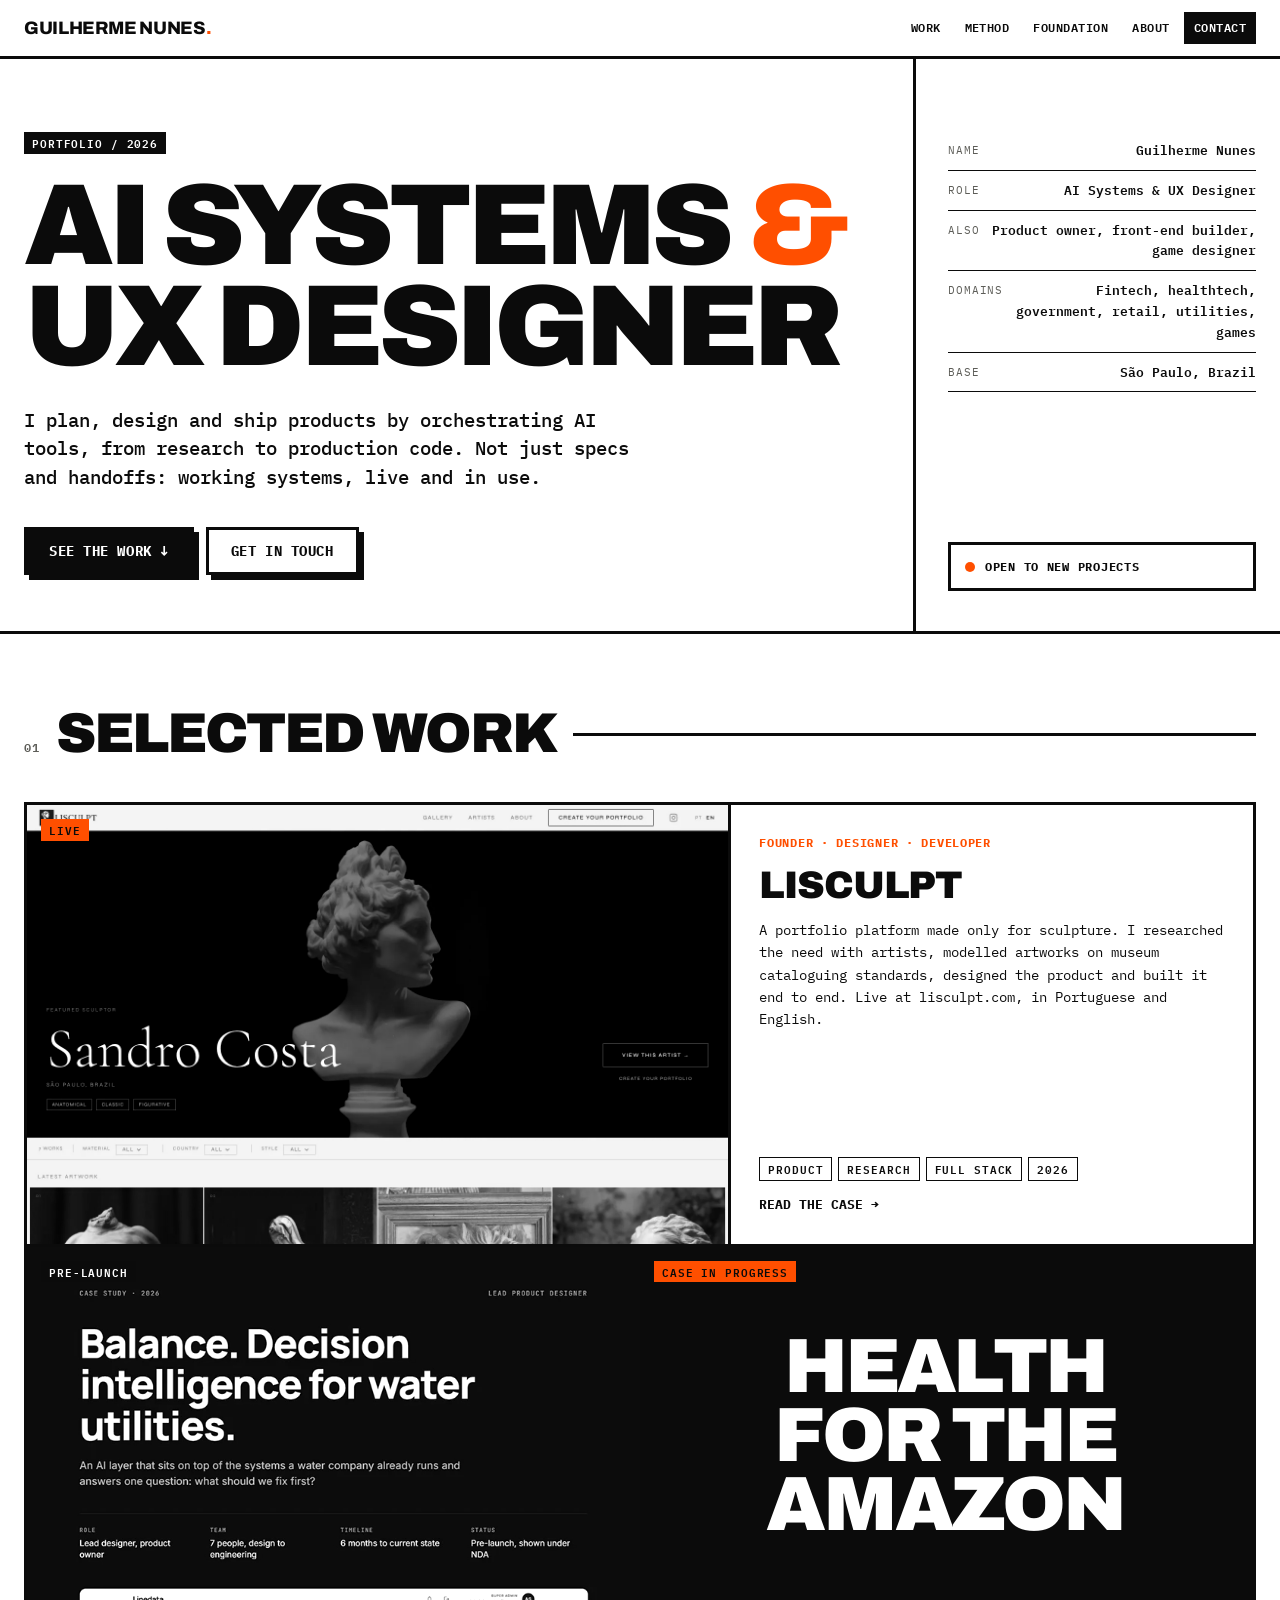
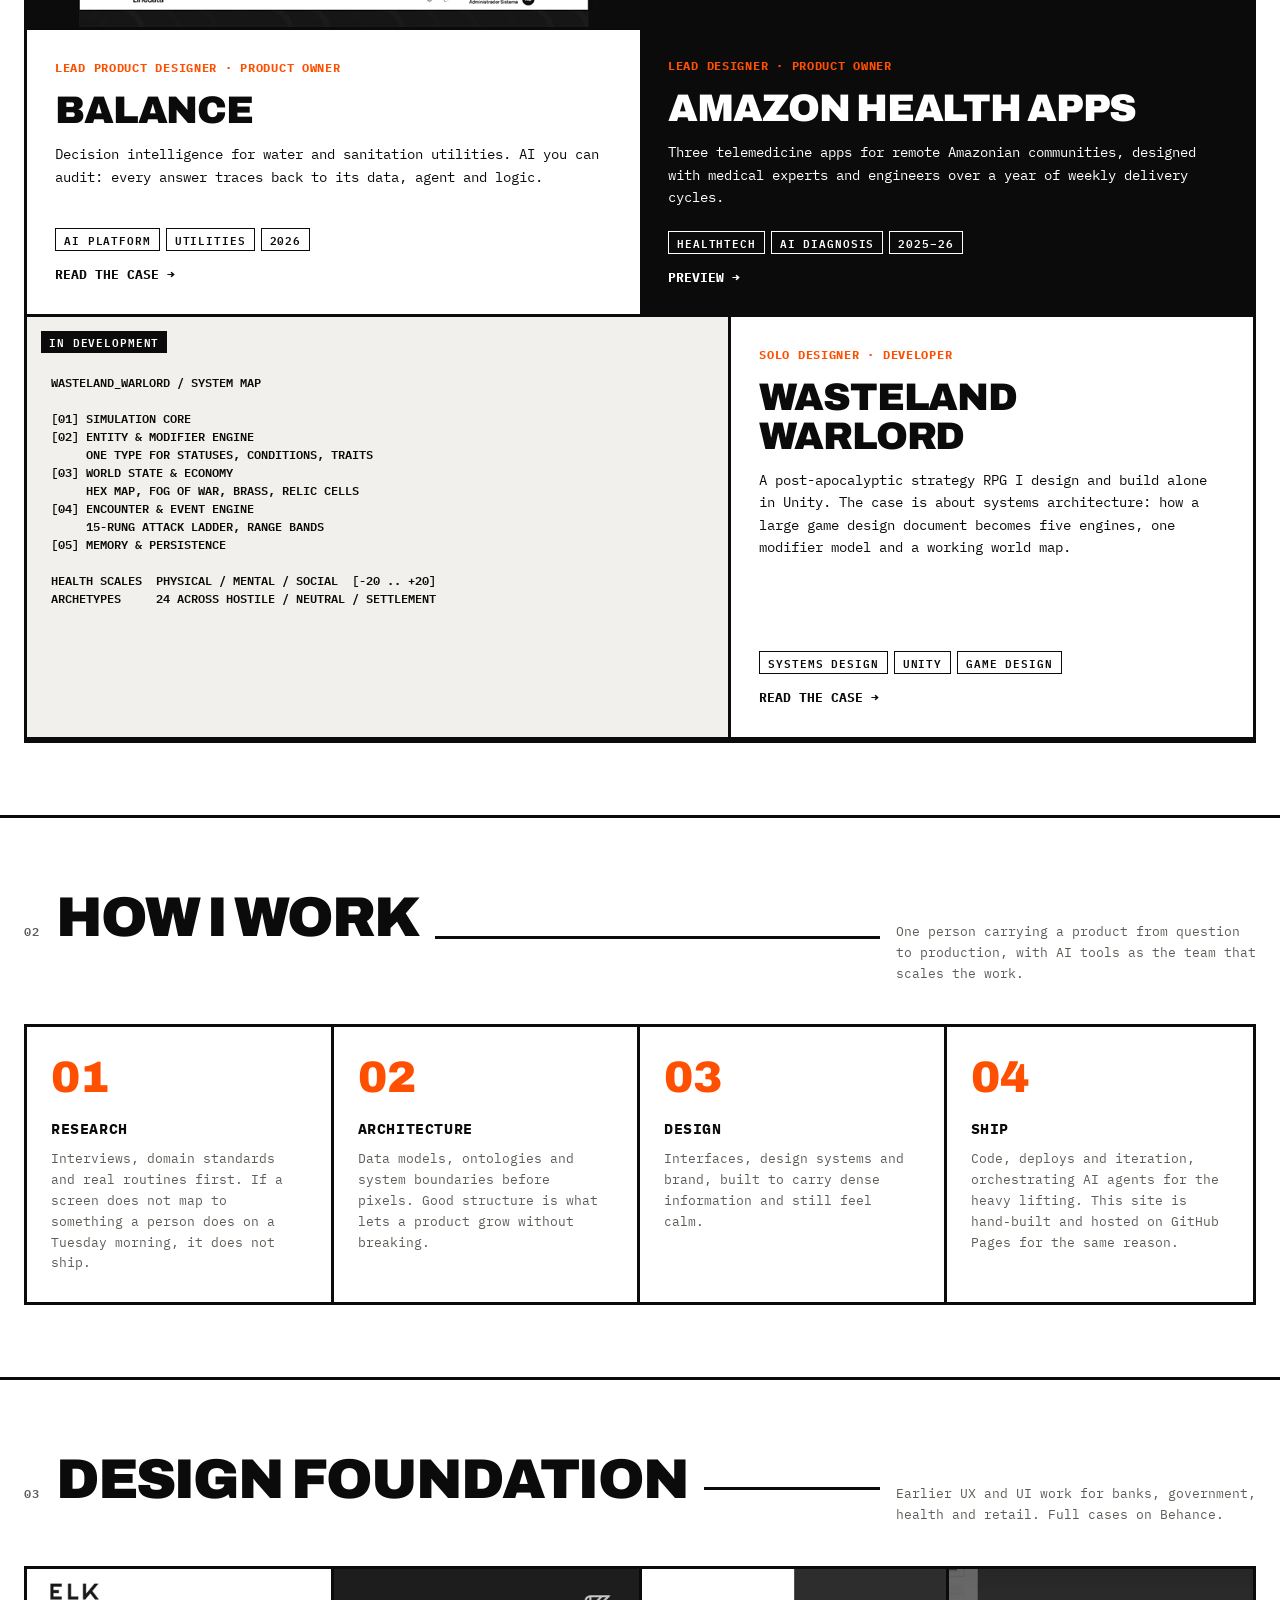
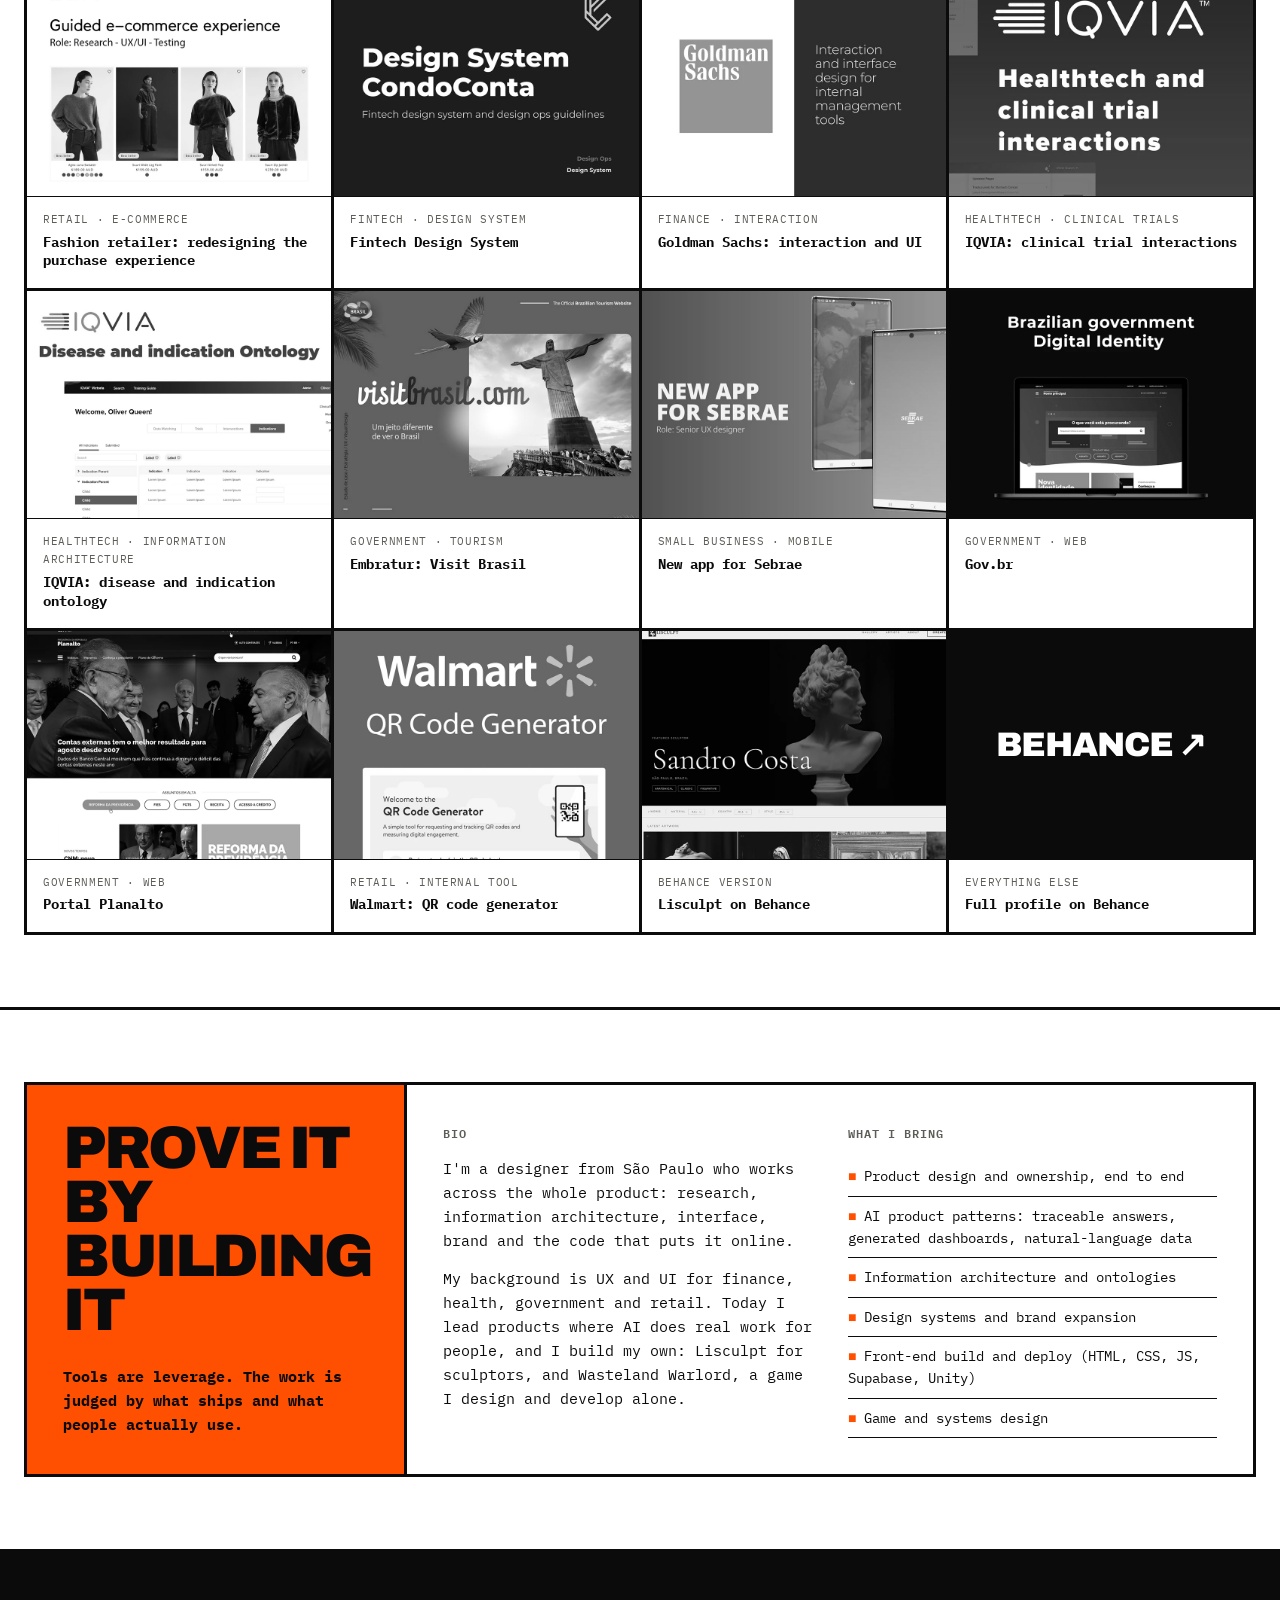
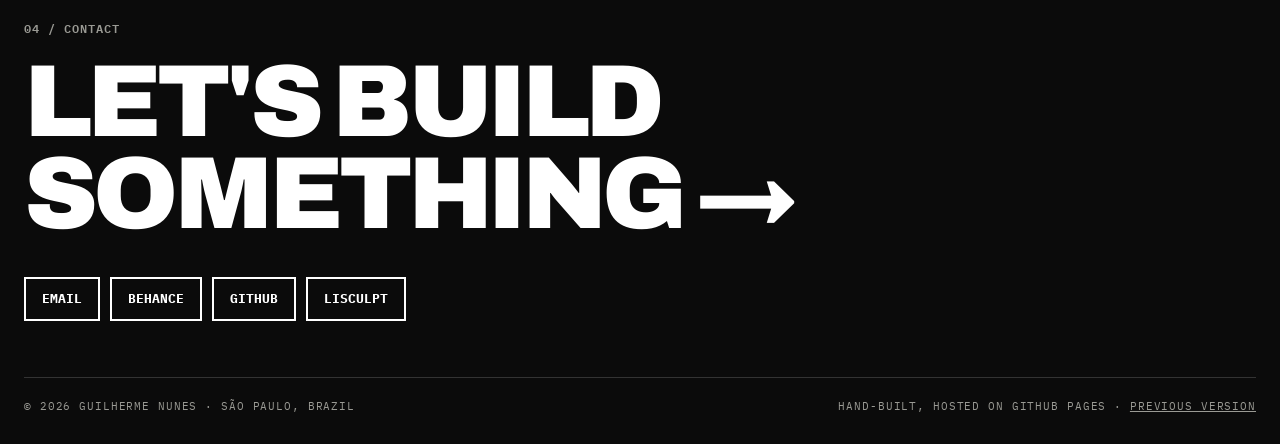
<file: index.html>
<!DOCTYPE html>
<html lang="en">
<head>
<meta charset="utf-8">
<meta name="viewport" content="width=device-width, initial-scale=1">
<title>Guilherme Nunes · AI Systems &amp; UX Designer</title>
<meta name="description" content="Guilherme Nunes plans, designs and ships products by orchestrating AI tools, from research to production code. Based in São Paulo, Brazil.">
<meta property="og:title" content="Guilherme Nunes · AI Systems &amp; UX Designer">
<meta property="og:description" content="I plan, design and ship products by orchestrating AI tools, from research to production code.">
<meta property="og:image" content="assets/shots/lisculpt-home.webp">
<link rel="icon" href="data:image/svg+xml,<svg xmlns='http://www.w3.org/2000/svg' viewBox='0 0 32 32'><rect width='32' height='32' fill='%230b0b0b'/><rect x='18' y='18' width='10' height='10' fill='%23ff4f00'/></svg>">
<link rel="preconnect" href="https://fonts.googleapis.com">
<link rel="preconnect" href="https://fonts.gstatic.com" crossorigin>
<link href="https://fonts.googleapis.com/css2?family=Archivo:wght@800;900&family=IBM+Plex+Mono:wght@400;500;600;700&display=swap" rel="stylesheet">
<link rel="stylesheet" href="assets/style.css">
</head>
<body>

<nav class="nav">
  <div class="wrap">
    <a class="brand" href="./">Guilherme Nunes<span>.</span></a>
    <ul>
      <li><a href="#work">Work</a></li>
      <li><a href="#method">Method</a></li>
      <li><a href="#foundation">Foundation</a></li>
      <li><a href="#about">About</a></li>
      <li><a class="cta" href="#contact">Contact</a></li>
    </ul>
  </div>
</nav>

<header class="hero">
  <div class="wrap">
    <div class="hero-main">
      <span class="tag">Portfolio / 2026</span>
      <h1>AI Systems <em>&amp;</em> UX Designer</h1>
      <p class="lede">I plan, design and ship products by orchestrating AI tools, from research to production code. Not just specs and handoffs: working systems, live and in use.</p>
      <div class="hero-actions">
        <a class="btn solid" href="#work">See the work ↓</a>
        <a class="btn" href="#contact">Get in touch</a>
      </div>
    </div>
    <aside class="hero-side">
      <ul class="facts">
        <li><span>Name</span><span>Guilherme Nunes</span></li>
        <li><span>Role</span><span>AI Systems &amp; UX Designer</span></li>
        <li><span>Also</span><span>Product owner, front-end builder, game designer</span></li>
        <li><span>Domains</span><span>Fintech, healthtech, government, retail, utilities, games</span></li>
        <li><span>Base</span><span>São Paulo, Brazil</span></li>
      </ul>
      <div class="status"><i></i> Open to new projects</div>
    </aside>
  </div>
</header>

<main>

<section class="section" id="work">
  <div class="wrap">
    <div class="section-head">
      <span class="idx">01</span>
      <h2>Selected work</h2>
      <div class="rule"></div>
    </div>

    <div class="cases">
      <a class="case wide" href="work/lisculpt.html">
        <div class="shot">
          <img src="assets/shots/lisculpt-home.webp" alt="Lisculpt home page with a featured sculptor and the latest artworks">
          <span class="tag hot">Live</span>
        </div>
        <div class="body">
          <span class="role">Founder · Designer · Developer</span>
          <h3>Lisculpt</h3>
          <p>A portfolio platform made only for sculpture. I researched the need with artists, modelled artworks on museum cataloguing standards, designed the product and built it end to end. Live at lisculpt.com, in Portuguese and English.</p>
          <div class="meta">
            <span class="tag ghost">Product</span><span class="tag ghost">Research</span><span class="tag ghost">Full stack</span><span class="tag ghost">2026</span>
          </div>
          <span class="go">Read the case →</span>
        </div>
      </a>

      <a class="case" href="work/balance.html">
        <div class="shot">
          <img src="assets/covers/balance.webp" alt="Balance platform screens">
          <span class="tag">Pre-launch</span>
        </div>
        <div class="body">
          <span class="role">Lead Product Designer · Product Owner</span>
          <h3>Balance</h3>
          <p>Decision intelligence for water and sanitation utilities. AI you can audit: every answer traces back to its data, agent and logic.</p>
          <div class="meta"><span class="tag ghost">AI platform</span><span class="tag ghost">Utilities</span><span class="tag ghost">2026</span></div>
          <span class="go">Read the case →</span>
        </div>
      </a>

      <a class="case dark" href="work/amazon-health.html">
        <div class="shot">
          <div class="placeholder">Health<br>for the<br>Amazon</div>
          <span class="tag hot">Case in progress</span>
        </div>
        <div class="body">
          <span class="role">Lead Designer · Product Owner</span>
          <h3>Amazon health apps</h3>
          <p>Three telemedicine apps for remote Amazonian communities, designed with medical experts and engineers over a year of weekly delivery cycles.</p>
          <div class="meta"><span class="tag ghost">Healthtech</span><span class="tag ghost">AI diagnosis</span><span class="tag ghost">2025–26</span></div>
          <span class="go">Preview →</span>
        </div>
      </a>

      <a class="case wide" href="work/wasteland-warlord.html">
        <div class="shot">
          <div class="placeholder engines">
<pre style="font:inherit;white-space:pre-wrap">WASTELAND_WARLORD / SYSTEM MAP

[01] SIMULATION CORE
[02] ENTITY &amp; MODIFIER ENGINE
     one type for statuses, conditions, traits
[03] WORLD STATE &amp; ECONOMY
     hex map, fog of war, brass, relic cells
[04] ENCOUNTER &amp; EVENT ENGINE
     15-rung attack ladder, range bands
[05] MEMORY &amp; PERSISTENCE

HEALTH SCALES  physical / mental / social  [-20 .. +20]
ARCHETYPES     24 across hostile / neutral / settlement</pre>
          </div>
          <span class="tag">In development</span>
        </div>
        <div class="body">
          <span class="role">Solo designer · Developer</span>
          <h3>Wasteland Warlord</h3>
          <p>A post-apocalyptic strategy RPG I design and build alone in Unity. The case is about systems architecture: how a large game design document becomes five engines, one modifier model and a working world map.</p>
          <div class="meta"><span class="tag ghost">Systems design</span><span class="tag ghost">Unity</span><span class="tag ghost">Game design</span></div>
          <span class="go">Read the case →</span>
        </div>
      </a>
    </div>
  </div>
</section>

<section class="section" id="method">
  <div class="wrap">
    <div class="section-head">
      <span class="idx">02</span>
      <h2>How I work</h2>
      <div class="rule"></div>
      <p>One person carrying a product from question to production, with AI tools as the team that scales the work.</p>
    </div>
    <div class="method">
      <div class="step"><b>01</b><h4>Research</h4><p>Interviews, domain standards and real routines first. If a screen does not map to something a person does on a Tuesday morning, it does not ship.</p></div>
      <div class="step"><b>02</b><h4>Architecture</h4><p>Data models, ontologies and system boundaries before pixels. Good structure is what lets a product grow without breaking.</p></div>
      <div class="step"><b>03</b><h4>Design</h4><p>Interfaces, design systems and brand, built to carry dense information and still feel calm.</p></div>
      <div class="step"><b>04</b><h4>Ship</h4><p>Code, deploys and iteration, orchestrating AI agents for the heavy lifting. This site is hand-built and hosted on GitHub Pages for the same reason.</p></div>
    </div>
  </div>
</section>

<section class="section" id="foundation">
  <div class="wrap">
    <div class="section-head">
      <span class="idx">03</span>
      <h2>Design foundation</h2>
      <div class="rule"></div>
      <p>Earlier UX and UI work for banks, government, health and retail. Full cases on Behance.</p>
    </div>
    <div class="grid">
      <a class="tile" href="https://www.behance.net/gallery/223583389/Fashion-Retailer-Redesigning-the-purchase-experience" target="_blank" rel="noopener"><div class="img"><img src="assets/covers/fashion.webp" alt=""></div><div class="cap"><small>Retail · E-commerce</small><strong>Fashion retailer: redesigning the purchase experience</strong></div></a>
      <a class="tile" href="https://www.behance.net/gallery/151933585/Fintech-Design-System" target="_blank" rel="noopener"><div class="img"><img src="assets/covers/fintech-ds.webp" alt=""></div><div class="cap"><small>Fintech · Design system</small><strong>Fintech Design System</strong></div></a>
      <a class="tile" href="https://www.behance.net/gallery/133716013/Goldman-Sachs-Interaction-and-UI" target="_blank" rel="noopener"><div class="img"><img src="assets/covers/goldman.webp" alt=""></div><div class="cap"><small>Finance · Interaction</small><strong>Goldman Sachs: interaction and UI</strong></div></a>
      <a class="tile" href="https://www.behance.net/gallery/129068139/IQVIA-Healthtech-and-clinical-trial-interactions" target="_blank" rel="noopener"><div class="img"><img src="assets/covers/iqvia-trials.webp" alt=""></div><div class="cap"><small>Healthtech · Clinical trials</small><strong>IQVIA: clinical trial interactions</strong></div></a>
      <a class="tile" href="https://www.behance.net/gallery/133149207/IQVIA-Disease-and-indication-ontology" target="_blank" rel="noopener"><div class="img"><img src="assets/covers/iqvia-ontology.webp" alt=""></div><div class="cap"><small>Healthtech · Information architecture</small><strong>IQVIA: disease and indication ontology</strong></div></a>
      <a class="tile" href="https://www.behance.net/gallery/110524883/Embratur-Visit-Brasil" target="_blank" rel="noopener"><div class="img"><img src="assets/covers/embratur.webp" alt=""></div><div class="cap"><small>Government · Tourism</small><strong>Embratur: Visit Brasil</strong></div></a>
      <a class="tile" href="https://www.behance.net/gallery/116016087/New-app-for-Sebrae" target="_blank" rel="noopener"><div class="img"><img src="assets/covers/sebrae.webp" alt=""></div><div class="cap"><small>Small business · Mobile</small><strong>New app for Sebrae</strong></div></a>
      <a class="tile" href="https://www.behance.net/gallery/86893175/Govbr-Gestao-Temer" target="_blank" rel="noopener"><div class="img"><img src="assets/covers/govbr.webp" alt=""></div><div class="cap"><small>Government · Web</small><strong>Gov.br</strong></div></a>
      <a class="tile" href="https://www.behance.net/gallery/86886317/Portal-Planalto-Gestao-Temer" target="_blank" rel="noopener"><div class="img"><img src="assets/covers/planalto.webp" alt=""></div><div class="cap"><small>Government · Web</small><strong>Portal Planalto</strong></div></a>
      <a class="tile" href="https://www.behance.net/gallery/175992465/Walmart-QR-Code-Generator" target="_blank" rel="noopener"><div class="img"><img src="assets/covers/walmart.webp" alt=""></div><div class="cap"><small>Retail · Internal tool</small><strong>Walmart: QR code generator</strong></div></a>
      <a class="tile" href="https://www.behance.net/gallery/256044831/Lisculpt-Sculptor-portfolio-platform" target="_blank" rel="noopener"><div class="img"><img src="assets/covers/lisculpt.webp" alt=""></div><div class="cap"><small>Behance version</small><strong>Lisculpt on Behance</strong></div></a>
      <a class="tile" href="https://www.behance.net/guilnunes" target="_blank" rel="noopener"><div class="img" style="display:grid;place-items:center;background:var(--ink);color:var(--paper);font:900 34px/1 var(--display);text-transform:uppercase;letter-spacing:-.03em">Behance ↗</div><div class="cap"><small>Everything else</small><strong>Full profile on Behance</strong></div></a>
    </div>
  </div>
</section>

<section class="section" id="about">
  <div class="wrap">
    <div class="about">
      <div class="left">
        <h2>Prove it by building it</h2>
        <p>Tools are leverage. The work is judged by what ships and what people actually use.</p>
      </div>
      <div class="right">
        <div>
          <span class="idx">Bio</span>
          <p style="margin-top:12px">I'm a designer from São Paulo who works across the whole product: research, information architecture, interface, brand and the code that puts it online.</p>
          <p>My background is UX and UI for finance, health, government and retail. Today I lead products where AI does real work for people, and I build my own: Lisculpt for sculptors, and Wasteland Warlord, a game I design and develop alone.</p>
        </div>
        <div>
          <span class="idx">What I bring</span>
          <ul class="list" style="margin-top:12px">
            <li>Product design and ownership, end to end</li>
            <li>AI product patterns: traceable answers, generated dashboards, natural-language data</li>
            <li>Information architecture and ontologies</li>
            <li>Design systems and brand expansion</li>
            <li>Front-end build and deploy (HTML, CSS, JS, Supabase, Unity)</li>
            <li>Game and systems design</li>
          </ul>
        </div>
      </div>
    </div>
  </div>
</section>

</main>

<footer class="foot" id="contact">
  <div class="wrap">
    <span class="idx" style="color:#9a9a94">04 / Contact</span>
    <p class="big" style="margin-top:16px"><a href="mailto:guilnunes@gmail.com">Let's build<br>something →</a></p>
    <div class="links">
      <a href="mailto:guilnunes@gmail.com">Email</a>
      <a href="https://www.behance.net/guilnunes" target="_blank" rel="noopener">Behance</a>
      <a href="https://github.com/guilnunes" target="_blank" rel="noopener">GitHub</a>
      <a href="https://lisculpt.com" target="_blank" rel="noopener">Lisculpt</a>
    </div>
    <div class="fine">
      <span>© 2026 Guilherme Nunes · São Paulo, Brazil</span>
      <span>Hand-built, hosted on GitHub Pages · <a href="legacy/">Previous version</a></span>
    </div>
  </div>
</footer>

</body>
</html>
</file>
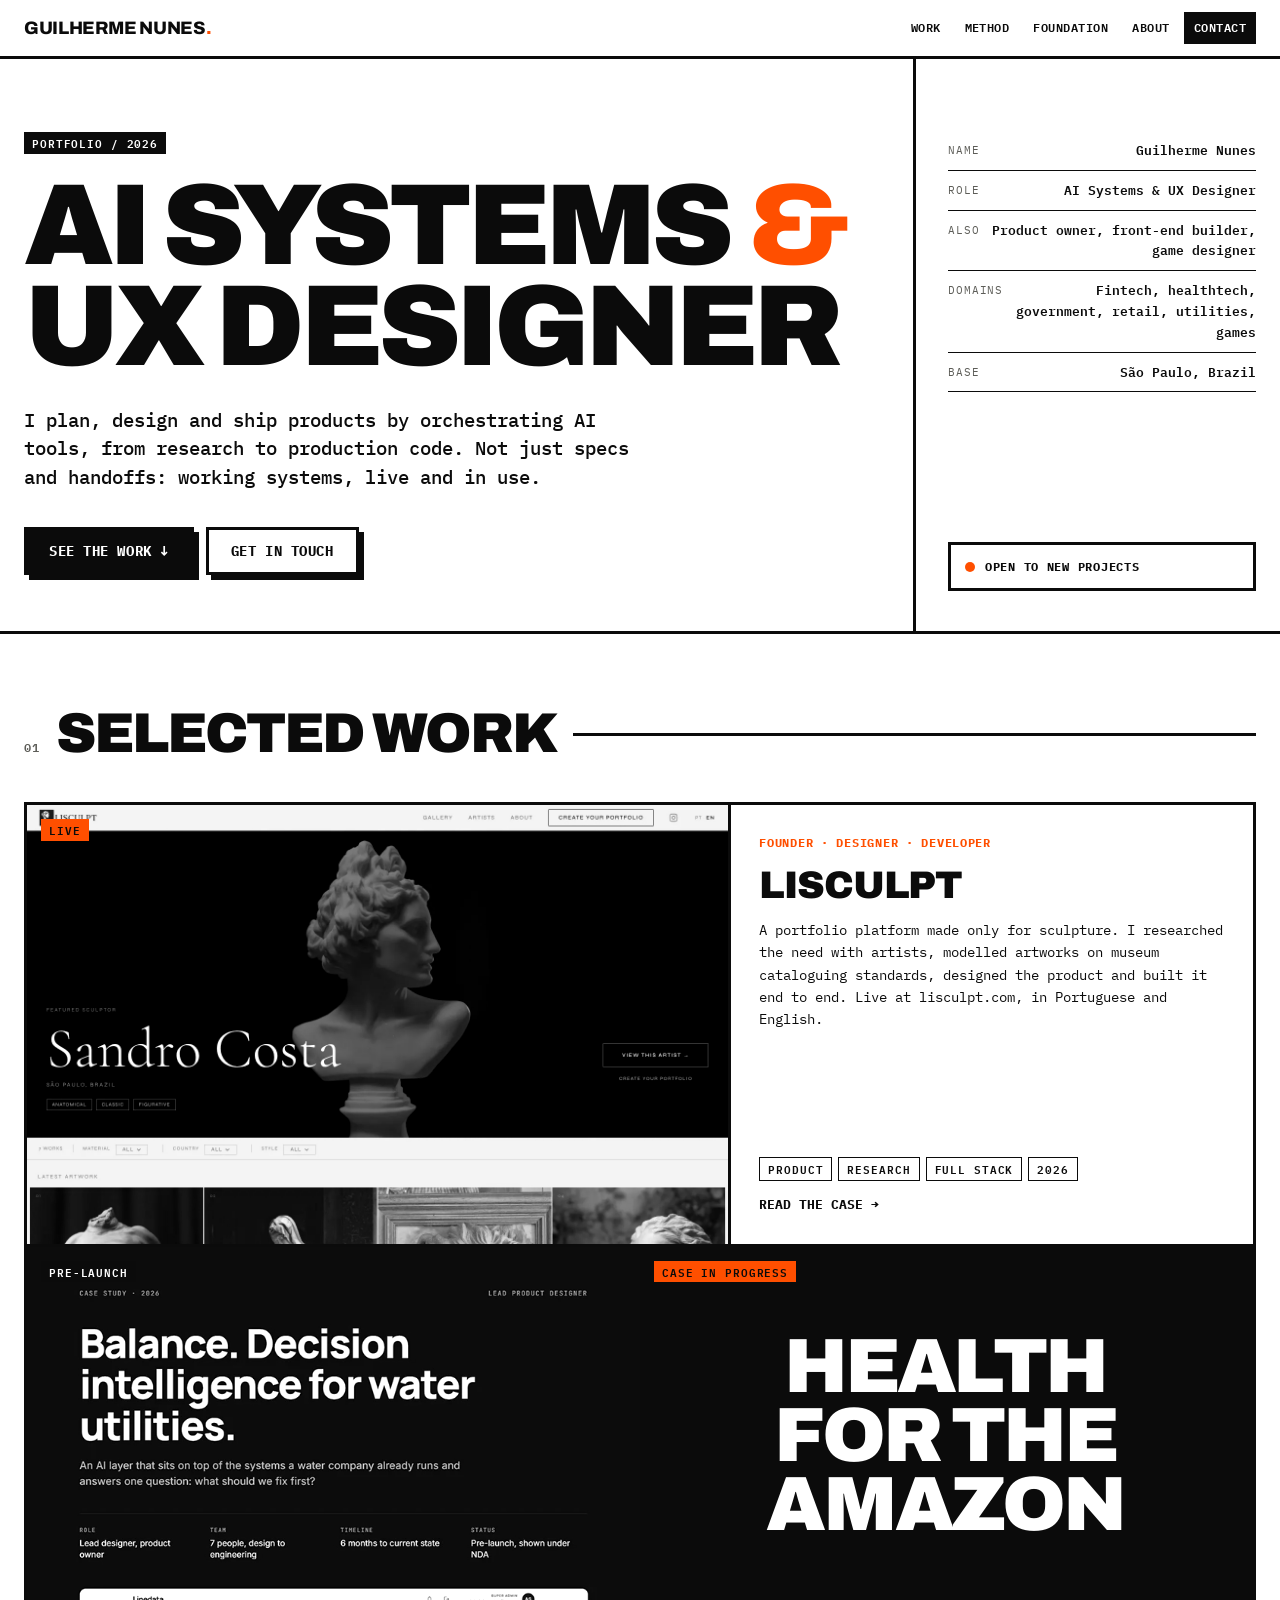
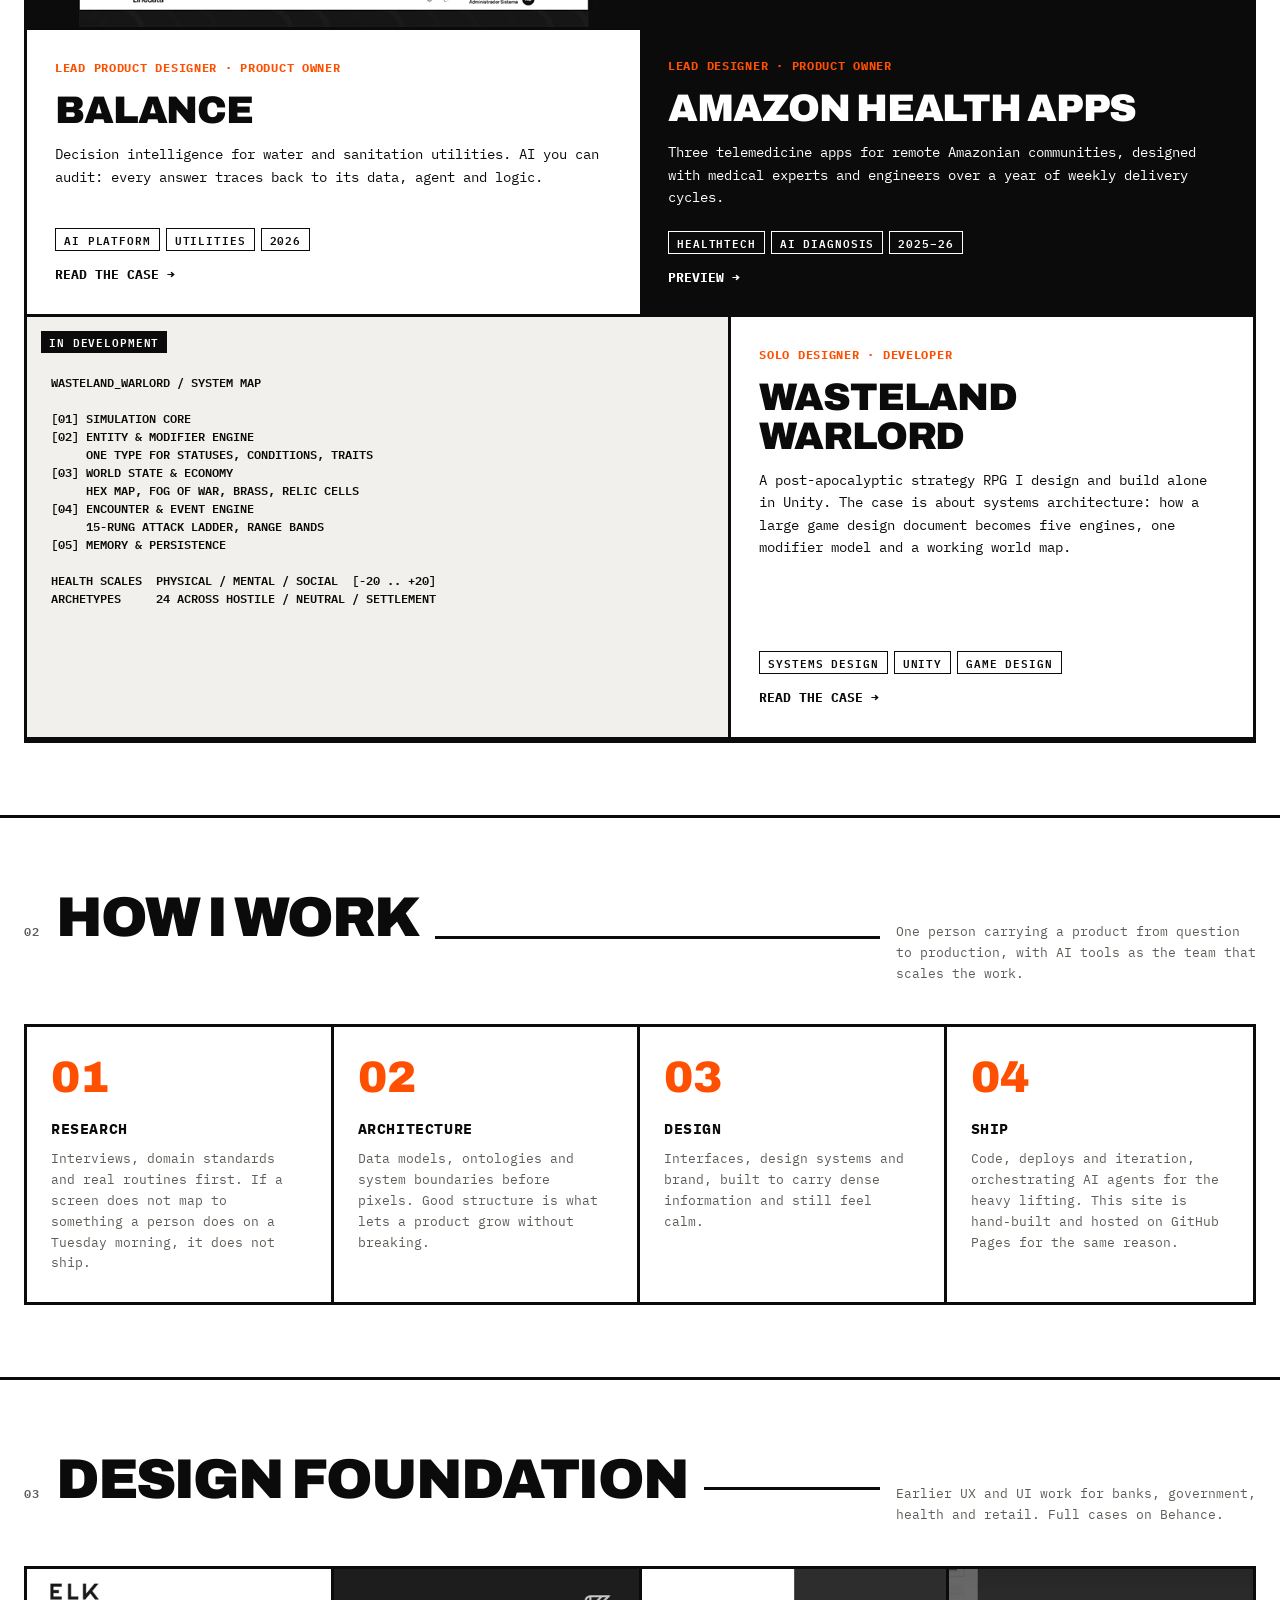
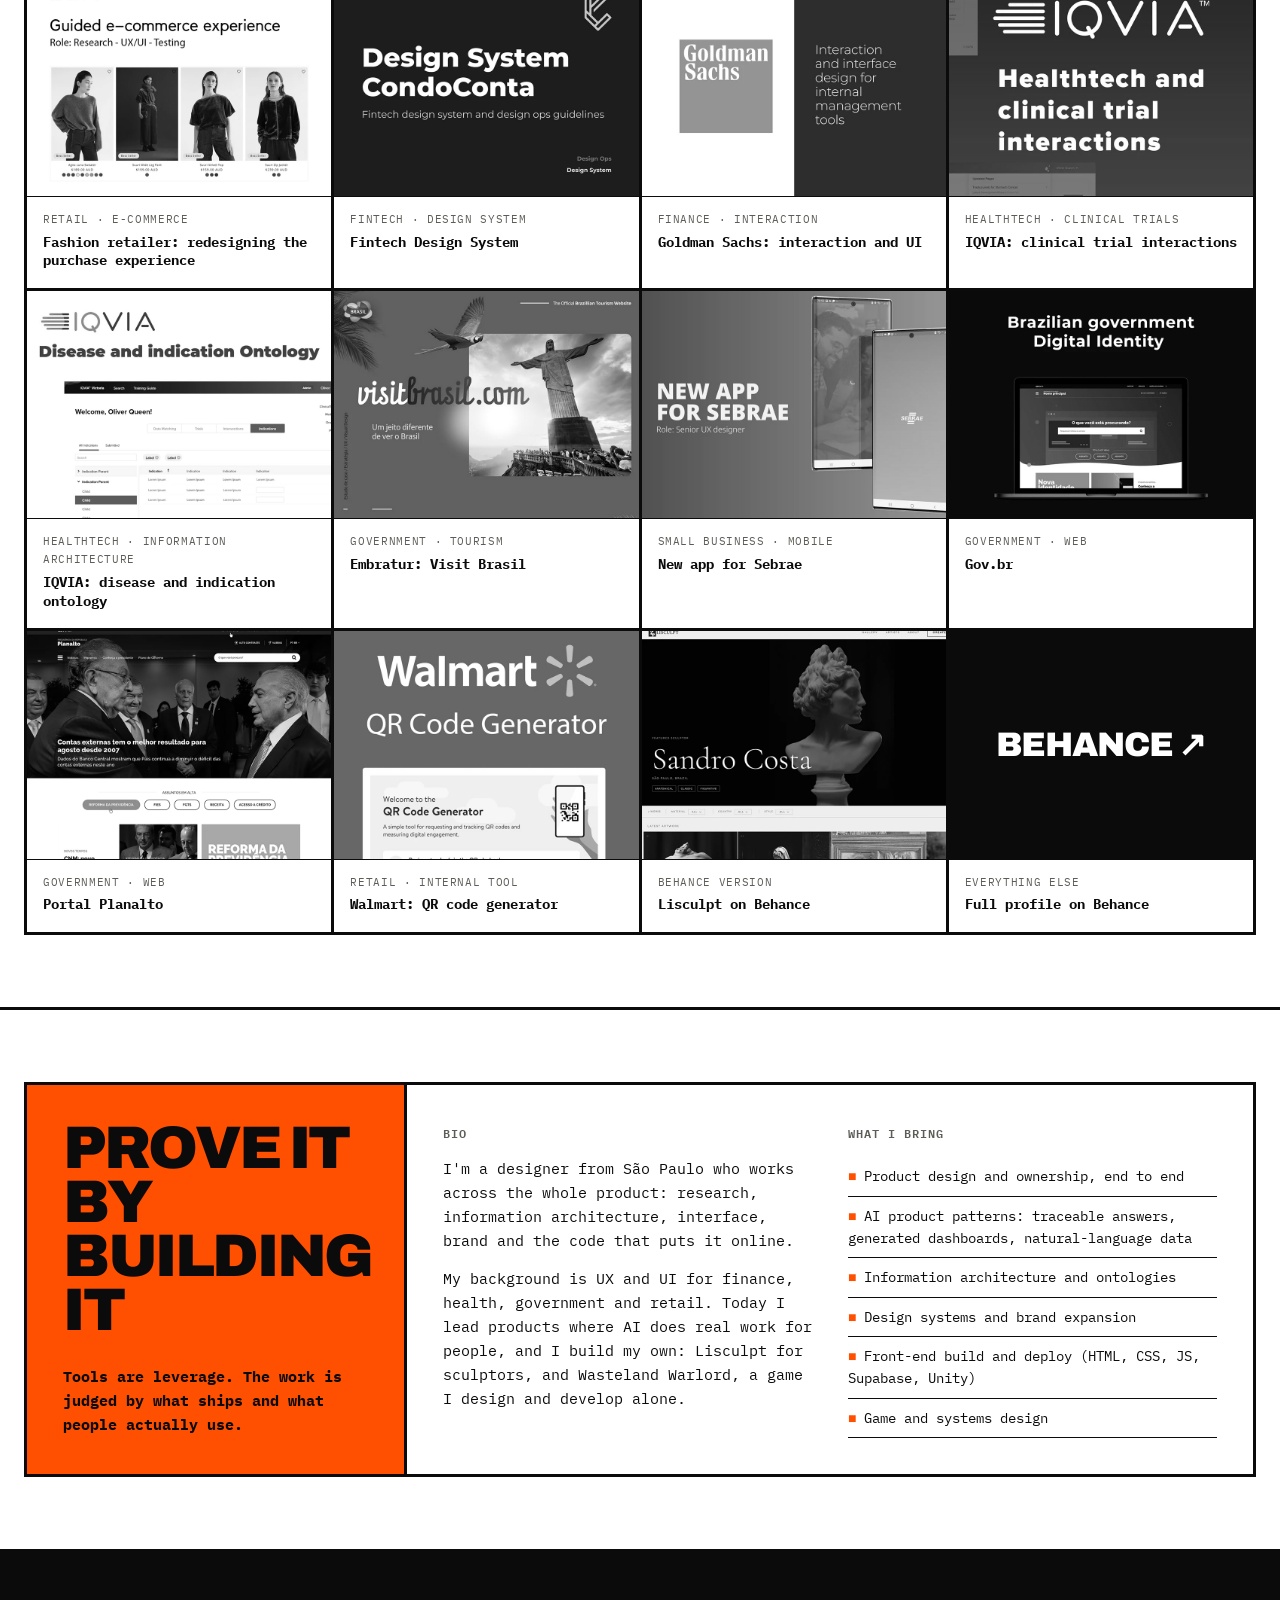
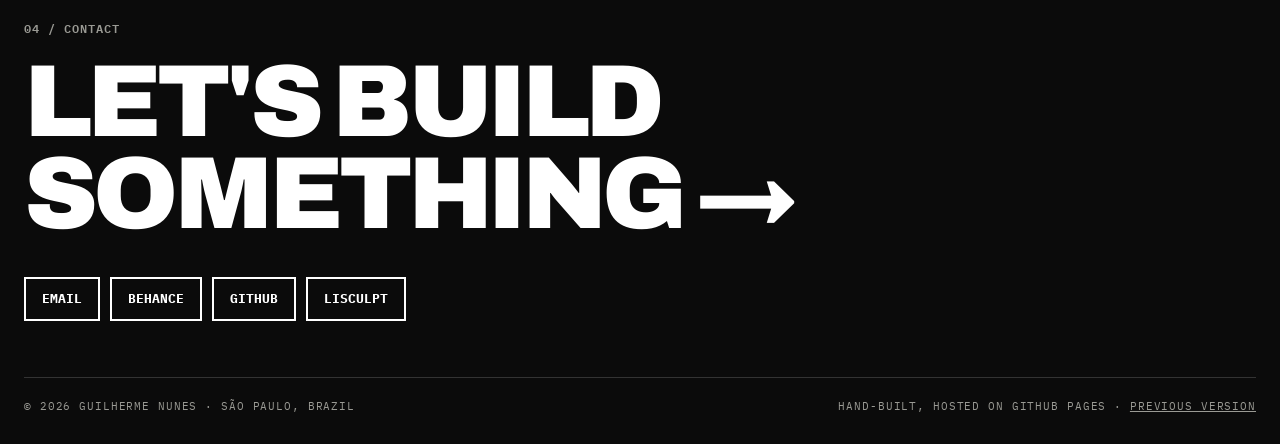
<file: brutalist/index.html>
<!DOCTYPE html>
<html lang="en">
<head>
<meta charset="utf-8">
<meta name="viewport" content="width=device-width, initial-scale=1">
<title>Guilherme Nunes · AI Systems &amp; UX Designer</title>
<meta name="description" content="Guilherme Nunes plans, designs and ships products by orchestrating AI tools, from research to production code. Based in São Paulo, Brazil.">
<meta property="og:title" content="Guilherme Nunes · AI Systems &amp; UX Designer">
<meta property="og:description" content="I plan, design and ship products by orchestrating AI tools, from research to production code.">
<meta property="og:image" content="../assets/shots/lisculpt-home.webp">
<link rel="icon" href="data:image/svg+xml,<svg xmlns='http://www.w3.org/2000/svg' viewBox='0 0 32 32'><rect width='32' height='32' fill='%230b0b0b'/><rect x='18' y='18' width='10' height='10' fill='%23ff4f00'/></svg>">
<link rel="preconnect" href="https://fonts.googleapis.com">
<link rel="preconnect" href="https://fonts.gstatic.com" crossorigin>
<link href="https://fonts.googleapis.com/css2?family=Archivo:wght@800;900&family=IBM+Plex+Mono:wght@400;500;600;700&display=swap" rel="stylesheet">
<link rel="stylesheet" href="style.css">
</head>
<body>

<nav class="nav">
  <div class="wrap">
    <a class="brand" href="./">Guilherme Nunes<span>.</span></a>
    <ul>
      <li><a href="#work">Work</a></li>
      <li><a href="#method">Method</a></li>
      <li><a href="#foundation">Foundation</a></li>
      <li><a href="#about">About</a></li>
      <li><a class="cta" href="#contact">Contact</a></li>
    </ul>
  </div>
</nav>

<header class="hero">
  <div class="wrap">
    <div class="hero-main">
      <span class="tag">Portfolio / 2026</span>
      <h1>AI Systems <em>&amp;</em> UX Designer</h1>
      <p class="lede">I plan, design and ship products by orchestrating AI tools, from research to production code. Not just specs and handoffs: working systems, live and in use.</p>
      <div class="hero-actions">
        <a class="btn solid" href="#work">See the work ↓</a>
        <a class="btn" href="#contact">Get in touch</a>
      </div>
    </div>
    <aside class="hero-side">
      <ul class="facts">
        <li><span>Name</span><span>Guilherme Nunes</span></li>
        <li><span>Role</span><span>AI Systems &amp; UX Designer</span></li>
        <li><span>Also</span><span>Product owner, front-end builder, game designer</span></li>
        <li><span>Domains</span><span>Fintech, healthtech, government, retail, utilities, games</span></li>
        <li><span>Base</span><span>São Paulo, Brazil</span></li>
      </ul>
      <div class="status"><i></i> Open to new projects</div>
    </aside>
  </div>
</header>

<main>

<section class="section" id="work">
  <div class="wrap">
    <div class="section-head">
      <span class="idx">01</span>
      <h2>Selected work</h2>
      <div class="rule"></div>
    </div>

    <div class="cases">
      <a class="case wide" href="work/lisculpt.html">
        <div class="shot">
          <img src="../assets/shots/lisculpt-home.webp" alt="Lisculpt home page with a featured sculptor and the latest artworks">
          <span class="tag hot">Live</span>
        </div>
        <div class="body">
          <span class="role">Founder · Designer · Developer</span>
          <h3>Lisculpt</h3>
          <p>A portfolio platform made only for sculpture. I researched the need with artists, modelled artworks on museum cataloguing standards, designed the product and built it end to end. Live at lisculpt.com, in Portuguese and English.</p>
          <div class="meta">
            <span class="tag ghost">Product</span><span class="tag ghost">Research</span><span class="tag ghost">Full stack</span><span class="tag ghost">2026</span>
          </div>
          <span class="go">Read the case →</span>
        </div>
      </a>

      <a class="case" href="work/balance.html">
        <div class="shot">
          <img src="../assets/covers/balance.webp" alt="Balance platform screens">
          <span class="tag">Pre-launch</span>
        </div>
        <div class="body">
          <span class="role">Lead Product Designer · Product Owner</span>
          <h3>Balance</h3>
          <p>Decision intelligence for water and sanitation utilities. AI you can audit: every answer traces back to its data, agent and logic.</p>
          <div class="meta"><span class="tag ghost">AI platform</span><span class="tag ghost">Utilities</span><span class="tag ghost">2026</span></div>
          <span class="go">Read the case →</span>
        </div>
      </a>

      <a class="case dark" href="work/amazon-health.html">
        <div class="shot">
          <div class="placeholder">Health<br>for the<br>Amazon</div>
          <span class="tag hot">Case in progress</span>
        </div>
        <div class="body">
          <span class="role">Lead Designer · Product Owner</span>
          <h3>Amazon health apps</h3>
          <p>Three telemedicine apps for remote Amazonian communities, designed with medical experts and engineers over a year of weekly delivery cycles.</p>
          <div class="meta"><span class="tag ghost">Healthtech</span><span class="tag ghost">AI diagnosis</span><span class="tag ghost">2025–26</span></div>
          <span class="go">Preview →</span>
        </div>
      </a>

      <a class="case wide" href="work/wasteland-warlord.html">
        <div class="shot">
          <div class="placeholder engines">
<pre style="font:inherit;white-space:pre-wrap">WASTELAND_WARLORD / SYSTEM MAP

[01] SIMULATION CORE
[02] ENTITY &amp; MODIFIER ENGINE
     one type for statuses, conditions, traits
[03] WORLD STATE &amp; ECONOMY
     hex map, fog of war, brass, relic cells
[04] ENCOUNTER &amp; EVENT ENGINE
     15-rung attack ladder, range bands
[05] MEMORY &amp; PERSISTENCE

HEALTH SCALES  physical / mental / social  [-20 .. +20]
ARCHETYPES     24 across hostile / neutral / settlement</pre>
          </div>
          <span class="tag">In development</span>
        </div>
        <div class="body">
          <span class="role">Solo designer · Developer</span>
          <h3>Wasteland Warlord</h3>
          <p>A post-apocalyptic strategy RPG I design and build alone in Unity. The case is about systems architecture: how a large game design document becomes five engines, one modifier model and a working world map.</p>
          <div class="meta"><span class="tag ghost">Systems design</span><span class="tag ghost">Unity</span><span class="tag ghost">Game design</span></div>
          <span class="go">Read the case →</span>
        </div>
      </a>
    </div>
  </div>
</section>

<section class="section" id="method">
  <div class="wrap">
    <div class="section-head">
      <span class="idx">02</span>
      <h2>How I work</h2>
      <div class="rule"></div>
      <p>One person carrying a product from question to production, with AI tools as the team that scales the work.</p>
    </div>
    <div class="method">
      <div class="step"><b>01</b><h4>Research</h4><p>Interviews, domain standards and real routines first. If a screen does not map to something a person does on a Tuesday morning, it does not ship.</p></div>
      <div class="step"><b>02</b><h4>Architecture</h4><p>Data models, ontologies and system boundaries before pixels. Good structure is what lets a product grow without breaking.</p></div>
      <div class="step"><b>03</b><h4>Design</h4><p>Interfaces, design systems and brand, built to carry dense information and still feel calm.</p></div>
      <div class="step"><b>04</b><h4>Ship</h4><p>Code, deploys and iteration, orchestrating AI agents for the heavy lifting. This site is hand-built and hosted on GitHub Pages for the same reason.</p></div>
    </div>
  </div>
</section>

<section class="section" id="foundation">
  <div class="wrap">
    <div class="section-head">
      <span class="idx">03</span>
      <h2>Design foundation</h2>
      <div class="rule"></div>
      <p>Earlier UX and UI work for banks, government, health and retail. Full cases on Behance.</p>
    </div>
    <div class="grid">
      <a class="tile" href="https://www.behance.net/gallery/223583389/Fashion-Retailer-Redesigning-the-purchase-experience" target="_blank" rel="noopener"><div class="img"><img src="../assets/covers/fashion.webp" alt=""></div><div class="cap"><small>Retail · E-commerce</small><strong>Fashion retailer: redesigning the purchase experience</strong></div></a>
      <a class="tile" href="https://www.behance.net/gallery/151933585/Fintech-Design-System" target="_blank" rel="noopener"><div class="img"><img src="../assets/covers/fintech-ds.webp" alt=""></div><div class="cap"><small>Fintech · Design system</small><strong>Fintech Design System</strong></div></a>
      <a class="tile" href="https://www.behance.net/gallery/133716013/Goldman-Sachs-Interaction-and-UI" target="_blank" rel="noopener"><div class="img"><img src="../assets/covers/goldman.webp" alt=""></div><div class="cap"><small>Finance · Interaction</small><strong>Goldman Sachs: interaction and UI</strong></div></a>
      <a class="tile" href="https://www.behance.net/gallery/129068139/IQVIA-Healthtech-and-clinical-trial-interactions" target="_blank" rel="noopener"><div class="img"><img src="../assets/covers/iqvia-trials.webp" alt=""></div><div class="cap"><small>Healthtech · Clinical trials</small><strong>IQVIA: clinical trial interactions</strong></div></a>
      <a class="tile" href="https://www.behance.net/gallery/133149207/IQVIA-Disease-and-indication-ontology" target="_blank" rel="noopener"><div class="img"><img src="../assets/covers/iqvia-ontology.webp" alt=""></div><div class="cap"><small>Healthtech · Information architecture</small><strong>IQVIA: disease and indication ontology</strong></div></a>
      <a class="tile" href="https://www.behance.net/gallery/110524883/Embratur-Visit-Brasil" target="_blank" rel="noopener"><div class="img"><img src="../assets/covers/embratur.webp" alt=""></div><div class="cap"><small>Government · Tourism</small><strong>Embratur: Visit Brasil</strong></div></a>
      <a class="tile" href="https://www.behance.net/gallery/116016087/New-app-for-Sebrae" target="_blank" rel="noopener"><div class="img"><img src="../assets/covers/sebrae.webp" alt=""></div><div class="cap"><small>Small business · Mobile</small><strong>New app for Sebrae</strong></div></a>
      <a class="tile" href="https://www.behance.net/gallery/86893175/Govbr-Gestao-Temer" target="_blank" rel="noopener"><div class="img"><img src="../assets/covers/govbr.webp" alt=""></div><div class="cap"><small>Government · Web</small><strong>Gov.br</strong></div></a>
      <a class="tile" href="https://www.behance.net/gallery/86886317/Portal-Planalto-Gestao-Temer" target="_blank" rel="noopener"><div class="img"><img src="../assets/covers/planalto.webp" alt=""></div><div class="cap"><small>Government · Web</small><strong>Portal Planalto</strong></div></a>
      <a class="tile" href="https://www.behance.net/gallery/175992465/Walmart-QR-Code-Generator" target="_blank" rel="noopener"><div class="img"><img src="../assets/covers/walmart.webp" alt=""></div><div class="cap"><small>Retail · Internal tool</small><strong>Walmart: QR code generator</strong></div></a>
      <a class="tile" href="https://www.behance.net/gallery/256044831/Lisculpt-Sculptor-portfolio-platform" target="_blank" rel="noopener"><div class="img"><img src="../assets/covers/lisculpt.webp" alt=""></div><div class="cap"><small>Behance version</small><strong>Lisculpt on Behance</strong></div></a>
      <a class="tile" href="https://www.behance.net/guilnunes" target="_blank" rel="noopener"><div class="img" style="display:grid;place-items:center;background:var(--ink);color:var(--paper);font:900 34px/1 var(--display);text-transform:uppercase;letter-spacing:-.03em">Behance ↗</div><div class="cap"><small>Everything else</small><strong>Full profile on Behance</strong></div></a>
    </div>
  </div>
</section>

<section class="section" id="about">
  <div class="wrap">
    <div class="about">
      <div class="left">
        <h2>Prove it by building it</h2>
        <p>Tools are leverage. The work is judged by what ships and what people actually use.</p>
      </div>
      <div class="right">
        <div>
          <span class="idx">Bio</span>
          <p style="margin-top:12px">I'm a designer from São Paulo who works across the whole product: research, information architecture, interface, brand and the code that puts it online.</p>
          <p>My background is UX and UI for finance, health, government and retail. Today I lead products where AI does real work for people, and I build my own: Lisculpt for sculptors, and Wasteland Warlord, a game I design and develop alone.</p>
        </div>
        <div>
          <span class="idx">What I bring</span>
          <ul class="list" style="margin-top:12px">
            <li>Product design and ownership, end to end</li>
            <li>AI product patterns: traceable answers, generated dashboards, natural-language data</li>
            <li>Information architecture and ontologies</li>
            <li>Design systems and brand expansion</li>
            <li>Front-end build and deploy (HTML, CSS, JS, Supabase, Unity)</li>
            <li>Game and systems design</li>
          </ul>
        </div>
      </div>
    </div>
  </div>
</section>

</main>

<footer class="foot" id="contact">
  <div class="wrap">
    <span class="idx" style="color:#9a9a94">04 / Contact</span>
    <p class="big" style="margin-top:16px"><a href="mailto:guilnunes@gmail.com">Let's build<br>something →</a></p>
    <div class="links">
      <a href="mailto:guilnunes@gmail.com">Email</a>
      <a href="https://www.behance.net/guilnunes" target="_blank" rel="noopener">Behance</a>
      <a href="https://github.com/guilnunes" target="_blank" rel="noopener">GitHub</a>
      <a href="https://lisculpt.com" target="_blank" rel="noopener">Lisculpt</a>
    </div>
    <div class="fine">
      <span>© 2026 Guilherme Nunes · São Paulo, Brazil</span>
      <span>Hand-built, hosted on GitHub Pages · <a href="../legacy/">Previous version</a></span>
    </div>
  </div>
</footer>

</body>
</html>
</file>
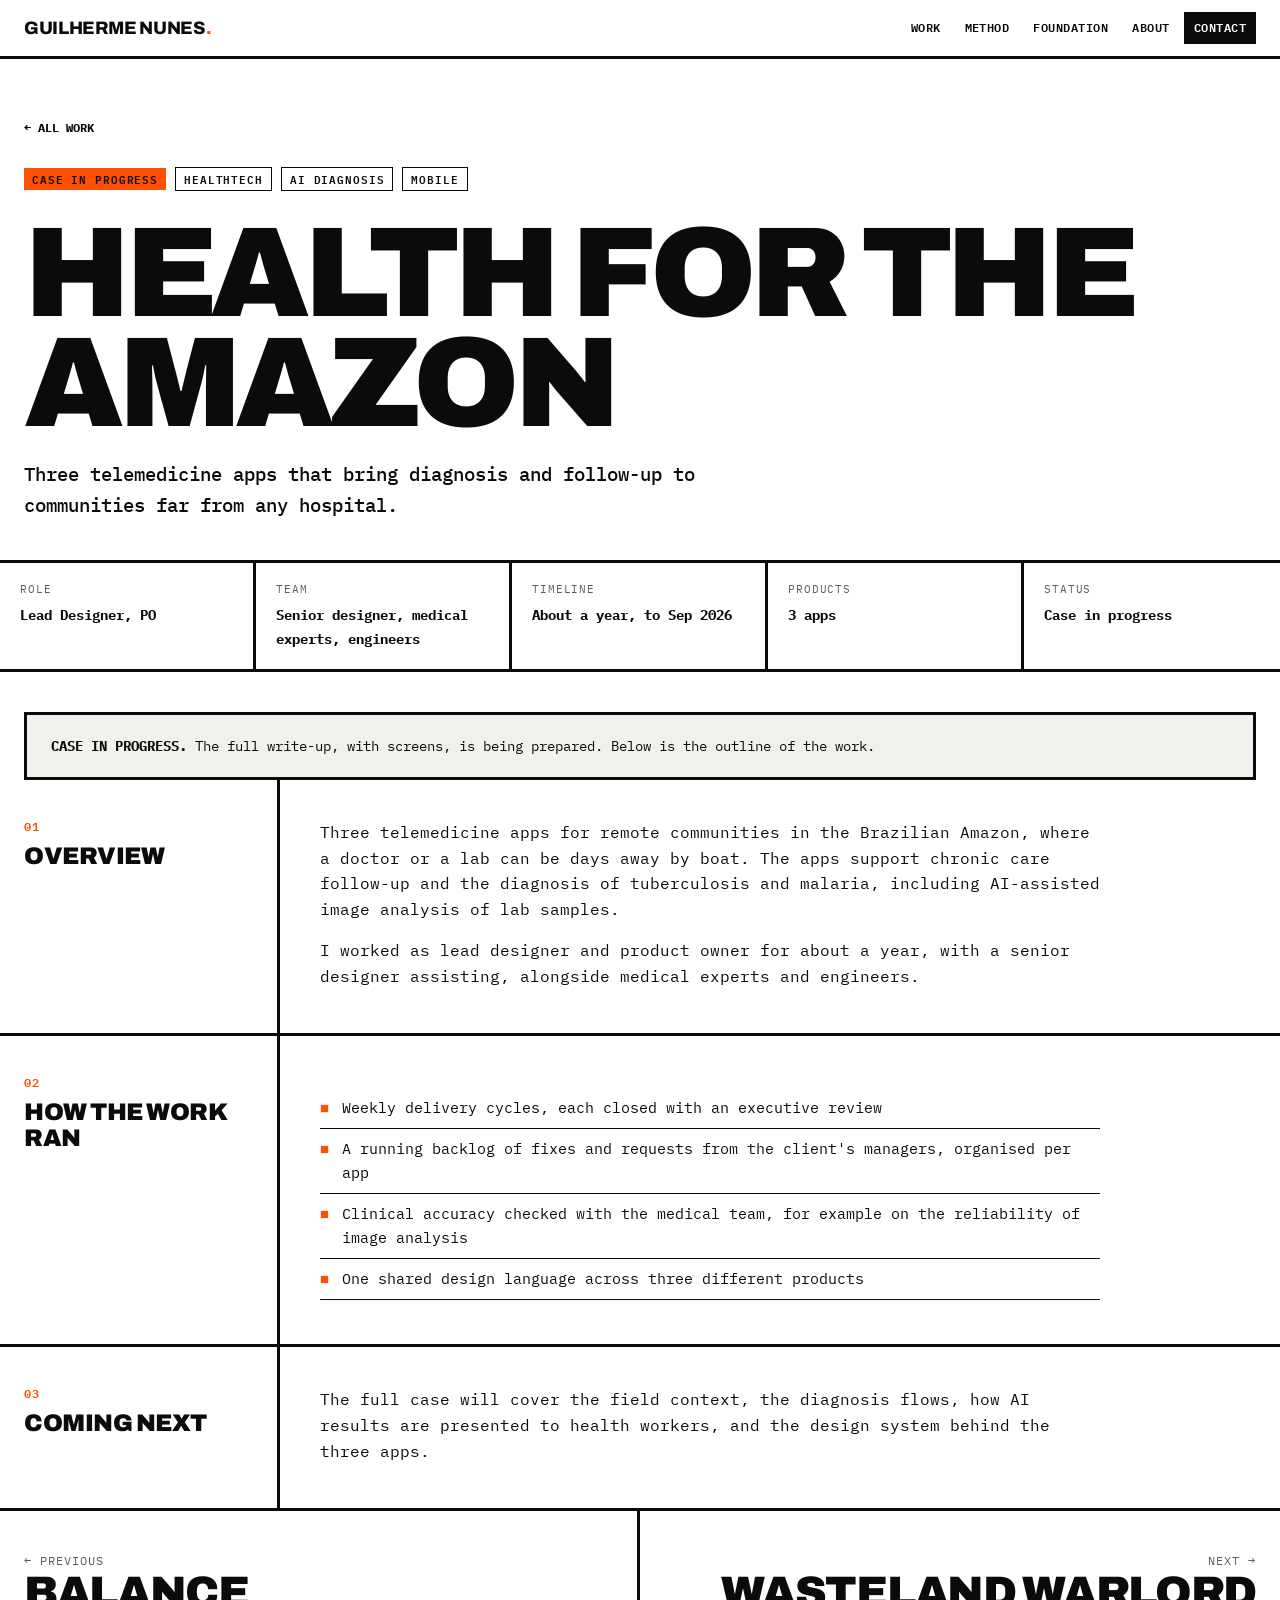
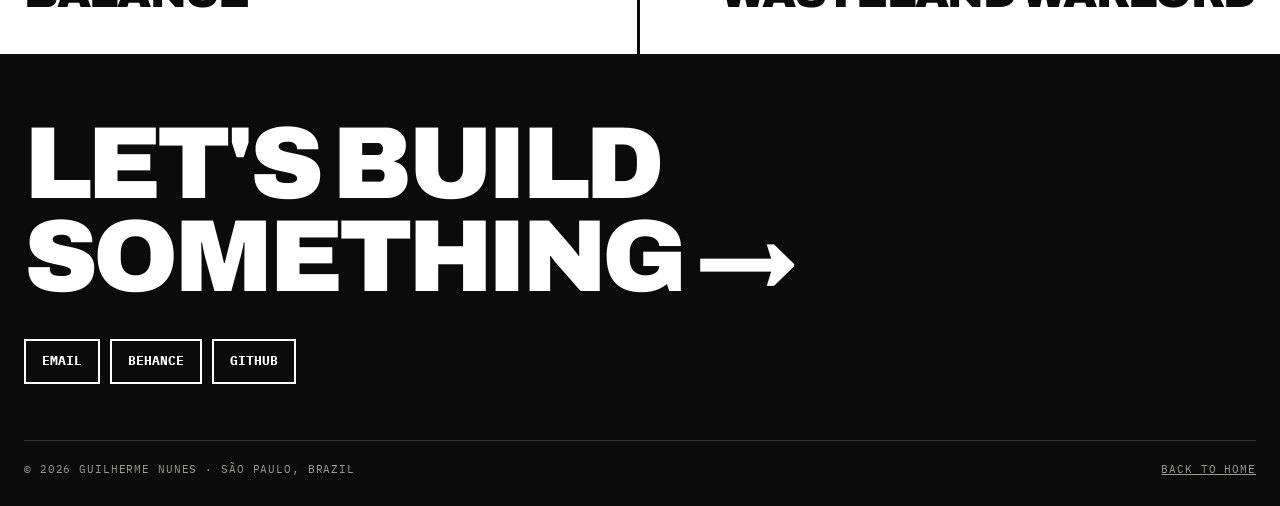
<file: work/amazon-health.html>
<!DOCTYPE html>
<html lang="en">
<head>
<meta charset="utf-8">
<meta name="viewport" content="width=device-width, initial-scale=1">
<title>Amazon health apps · Guilherme Nunes</title>
<meta name="description" content="Three telemedicine apps for remote Amazonian communities. Lead design and product ownership by Guilherme Nunes. Case in progress.">
<link rel="icon" href="data:image/svg+xml,<svg xmlns='http://www.w3.org/2000/svg' viewBox='0 0 32 32'><rect width='32' height='32' fill='%230b0b0b'/><rect x='18' y='18' width='10' height='10' fill='%23ff4f00'/></svg>">
<link rel="preconnect" href="https://fonts.googleapis.com">
<link rel="preconnect" href="https://fonts.gstatic.com" crossorigin>
<link href="https://fonts.googleapis.com/css2?family=Archivo:wght@800;900&family=IBM+Plex+Mono:wght@400;500;600;700&display=swap" rel="stylesheet">
<link rel="stylesheet" href="../assets/style.css">
</head>
<body>
<nav class="nav">
  <div class="wrap">
    <a class="brand" href="../">Guilherme Nunes<span>.</span></a>
    <ul>
      <li><a href="../#work">Work</a></li>
      <li><a href="../#method">Method</a></li>
      <li><a href="../#foundation">Foundation</a></li>
      <li><a href="../#about">About</a></li>
      <li><a class="cta" href="../#contact">Contact</a></li>
    </ul>
  </div>
</nav>
<header class="case-hero">
  <div class="wrap">
    <a class="back" href="../#work">← All work</a>
    <div style="margin-top:28px"><span class="tag hot">Case in progress</span> <span class="tag ghost">Healthtech</span> <span class="tag ghost">AI diagnosis</span> <span class="tag ghost">Mobile</span></div>
    <h1>Health for the Amazon</h1>
    <p class="sub">Three telemedicine apps that bring diagnosis and follow-up to communities far from any hospital.</p>
  </div>
  <div class="wrap" style="padding:0">
    <div class="factbar"><div><small>Role</small><strong>Lead Designer, PO</strong></div><div><small>Team</small><strong>Senior designer, medical experts, engineers</strong></div><div><small>Timeline</small><strong>About a year, to Sep 2026</strong></div><div><small>Products</small><strong>3 apps</strong></div><div><small>Status</small><strong>Case in progress</strong></div></div>
  </div>
</header>
<main>
<section class="wrap" style="padding:40px 24px 0"><div class="notice"><b>Case in progress.</b> The full write-up, with screens, is being prepared. Below is the outline of the work.</div></section>
<section class="wrap" style="padding:0"><div class="block"><h2><small>01</small>Overview</h2><div><p>Three telemedicine apps for remote communities in the Brazilian Amazon, where a doctor or a lab can be days away by boat. The apps support chronic care follow-up and the diagnosis of tuberculosis and malaria, including AI-assisted image analysis of lab samples.</p><p>I worked as lead designer and product owner for about a year, with a senior designer assisting, alongside medical experts and engineers.</p></div></div></section>
<section class="wrap" style="padding:0"><div class="block"><h2><small>02</small>How the work ran</h2><div><ul><li>Weekly delivery cycles, each closed with an executive review</li><li>A running backlog of fixes and requests from the client's managers, organised per app</li><li>Clinical accuracy checked with the medical team, for example on the reliability of image analysis</li><li>One shared design language across three different products</li></ul></div></div></section>
<section class="wrap" style="padding:0"><div class="block"><h2><small>03</small>Coming next</h2><div><p>The full case will cover the field context, the diagnosis flows, how AI results are presented to health workers, and the design system behind the three apps.</p></div></div></section>
<div class="wrap" style="padding:0"><nav class="next" aria-label="More cases">
  <a href="balance.html"><small>← Previous</small><strong>Balance</strong></a>
  <a href="wasteland-warlord.html"><small>Next →</small><strong>Wasteland Warlord</strong></a>
</nav></div>
</main>
<footer class="foot" id="contact">
  <div class="wrap">
    <p class="big"><a href="mailto:guilnunes@gmail.com">Let's build<br>something →</a></p>
    <div class="links">
      <a href="mailto:guilnunes@gmail.com">Email</a>
      <a href="https://www.behance.net/guilnunes" target="_blank" rel="noopener">Behance</a>
      <a href="https://github.com/guilnunes" target="_blank" rel="noopener">GitHub</a>
    </div>
    <div class="fine"><span>© 2026 Guilherme Nunes · São Paulo, Brazil</span><span><a href="../">Back to home</a></span></div>
  </div>
</footer>
</body>
</html>
</file>
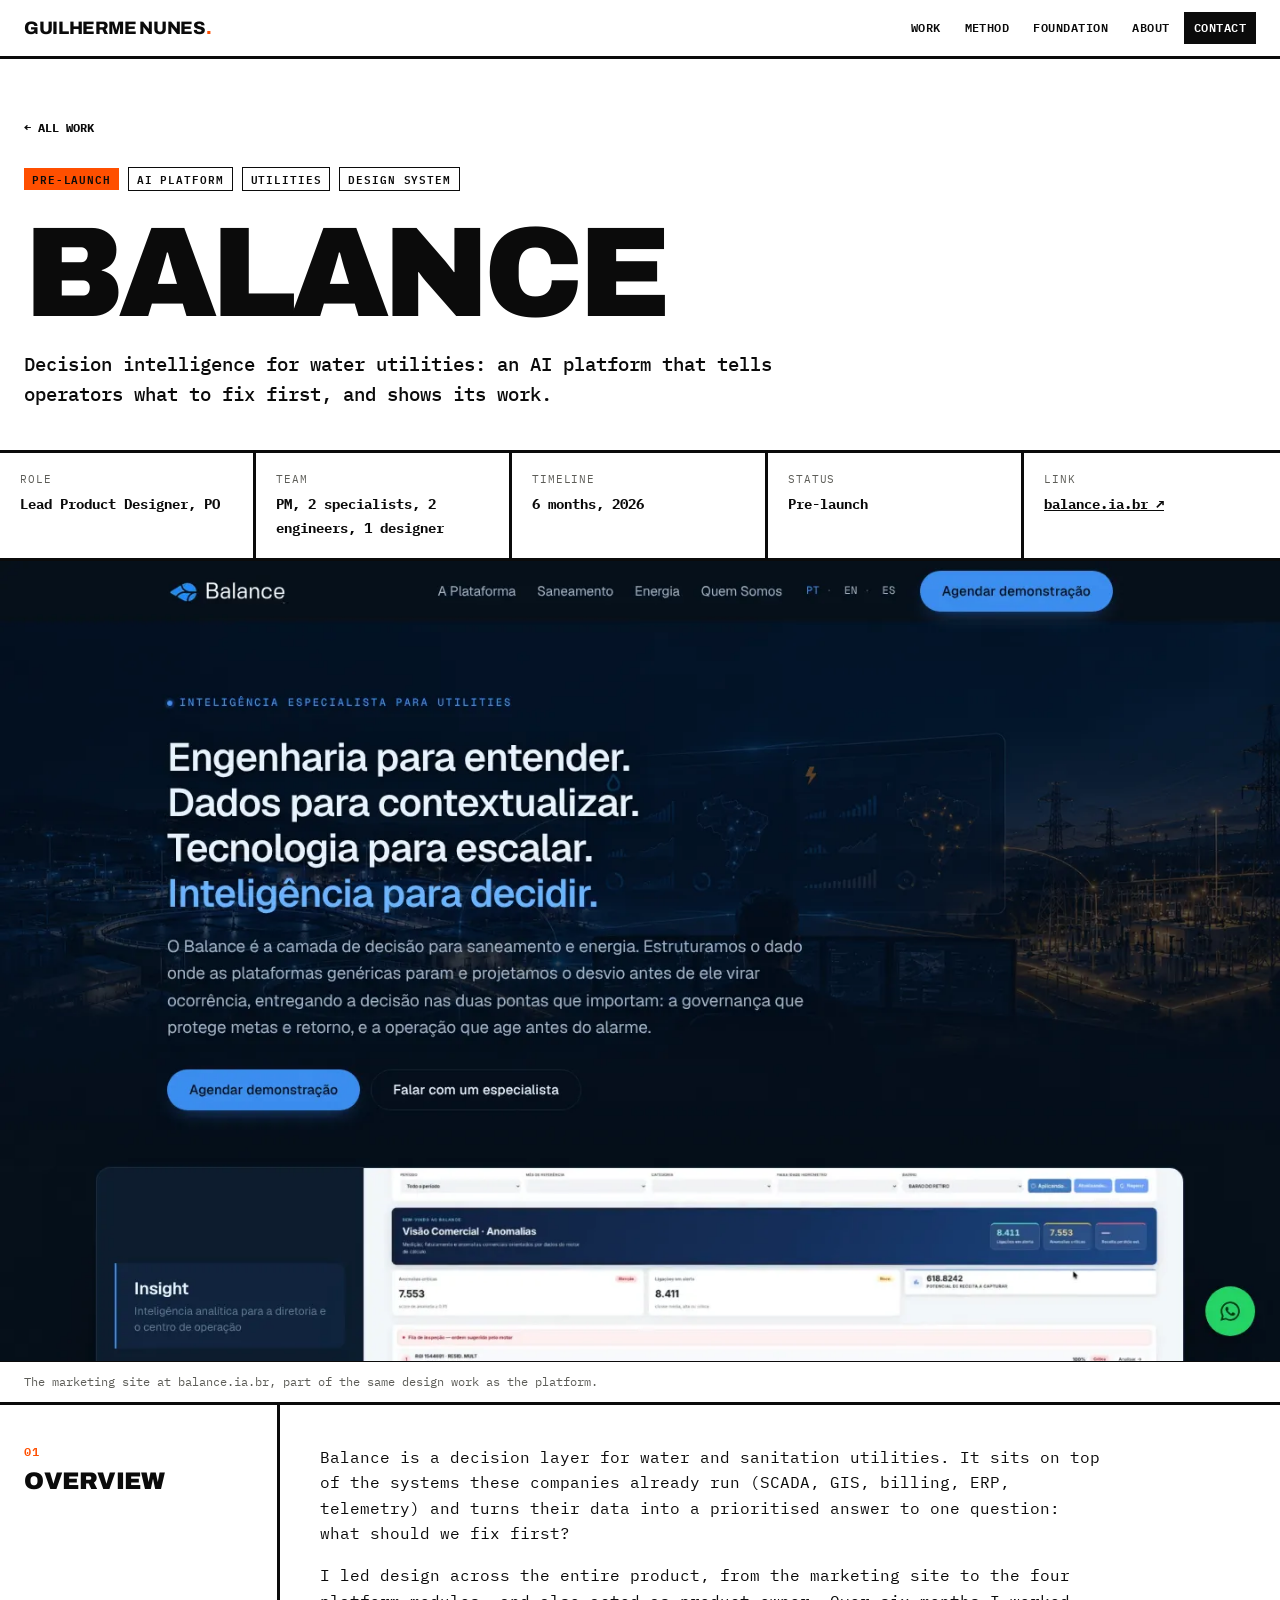
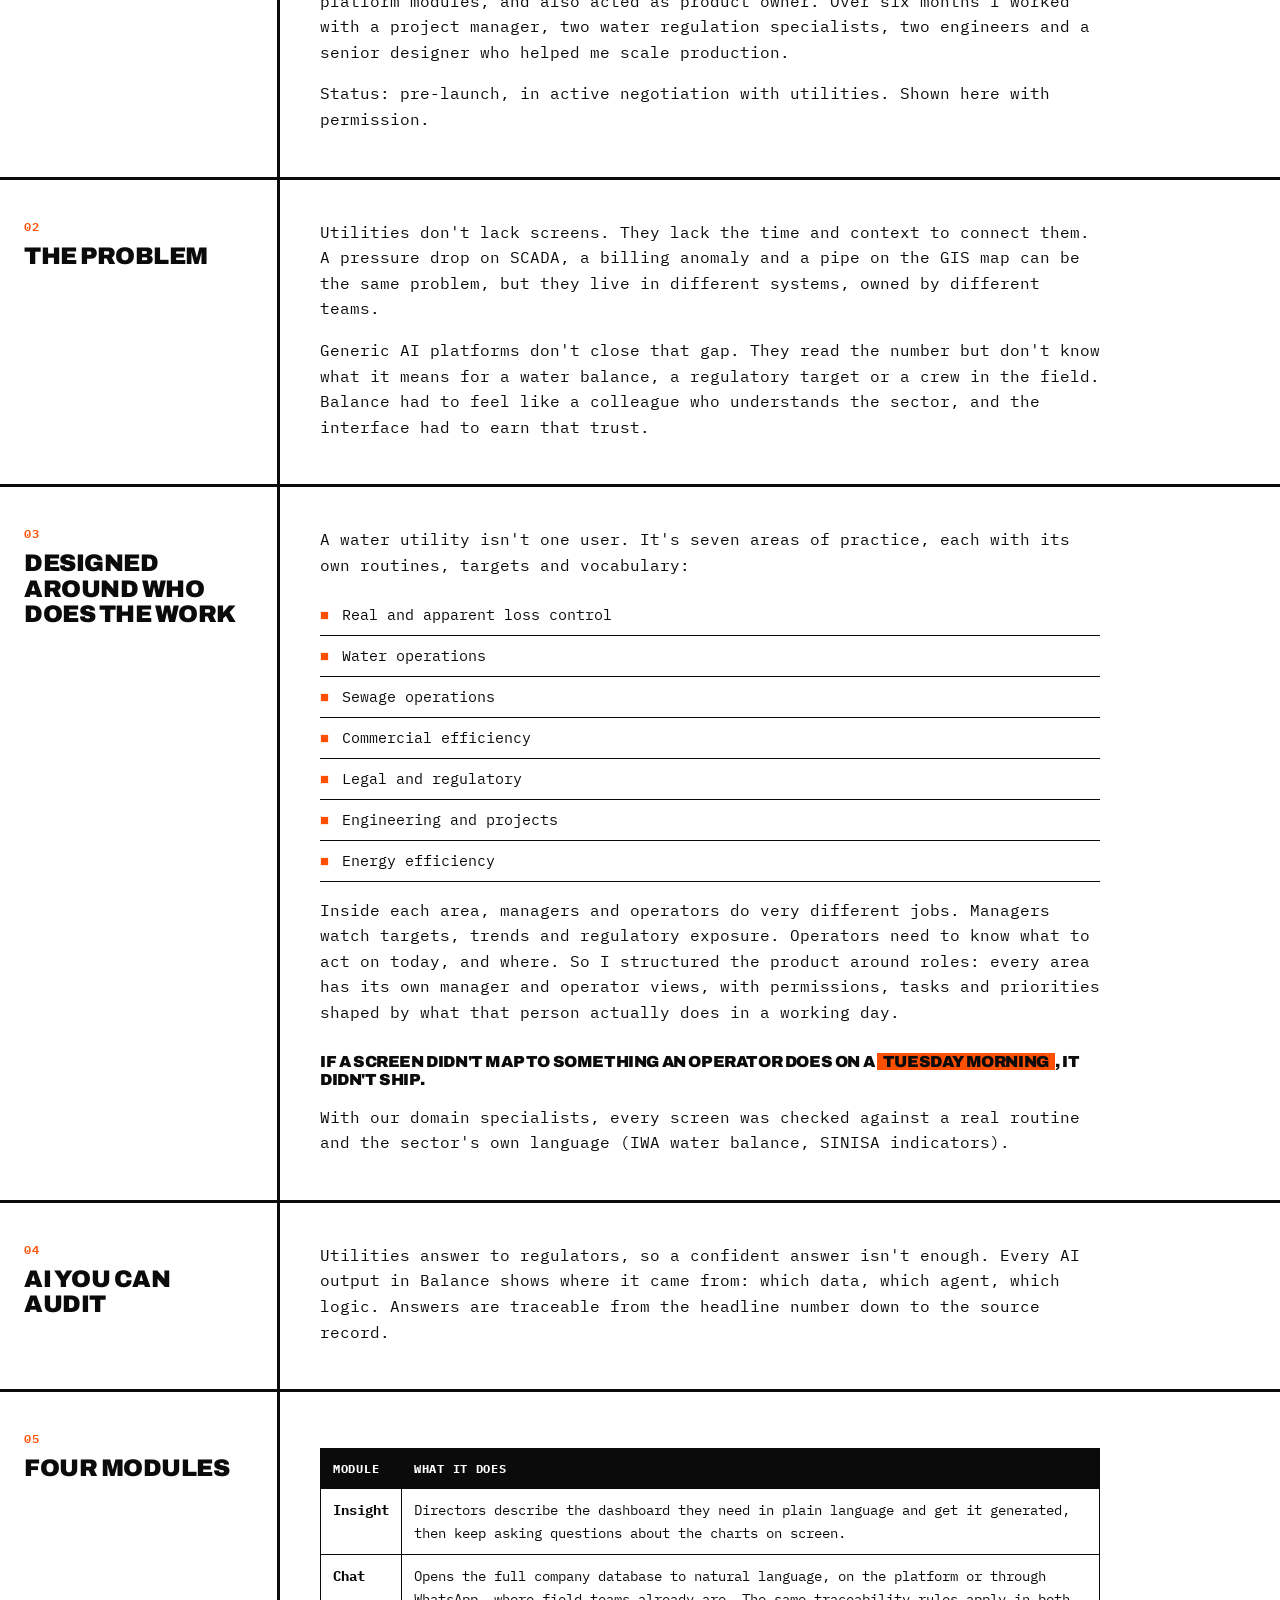
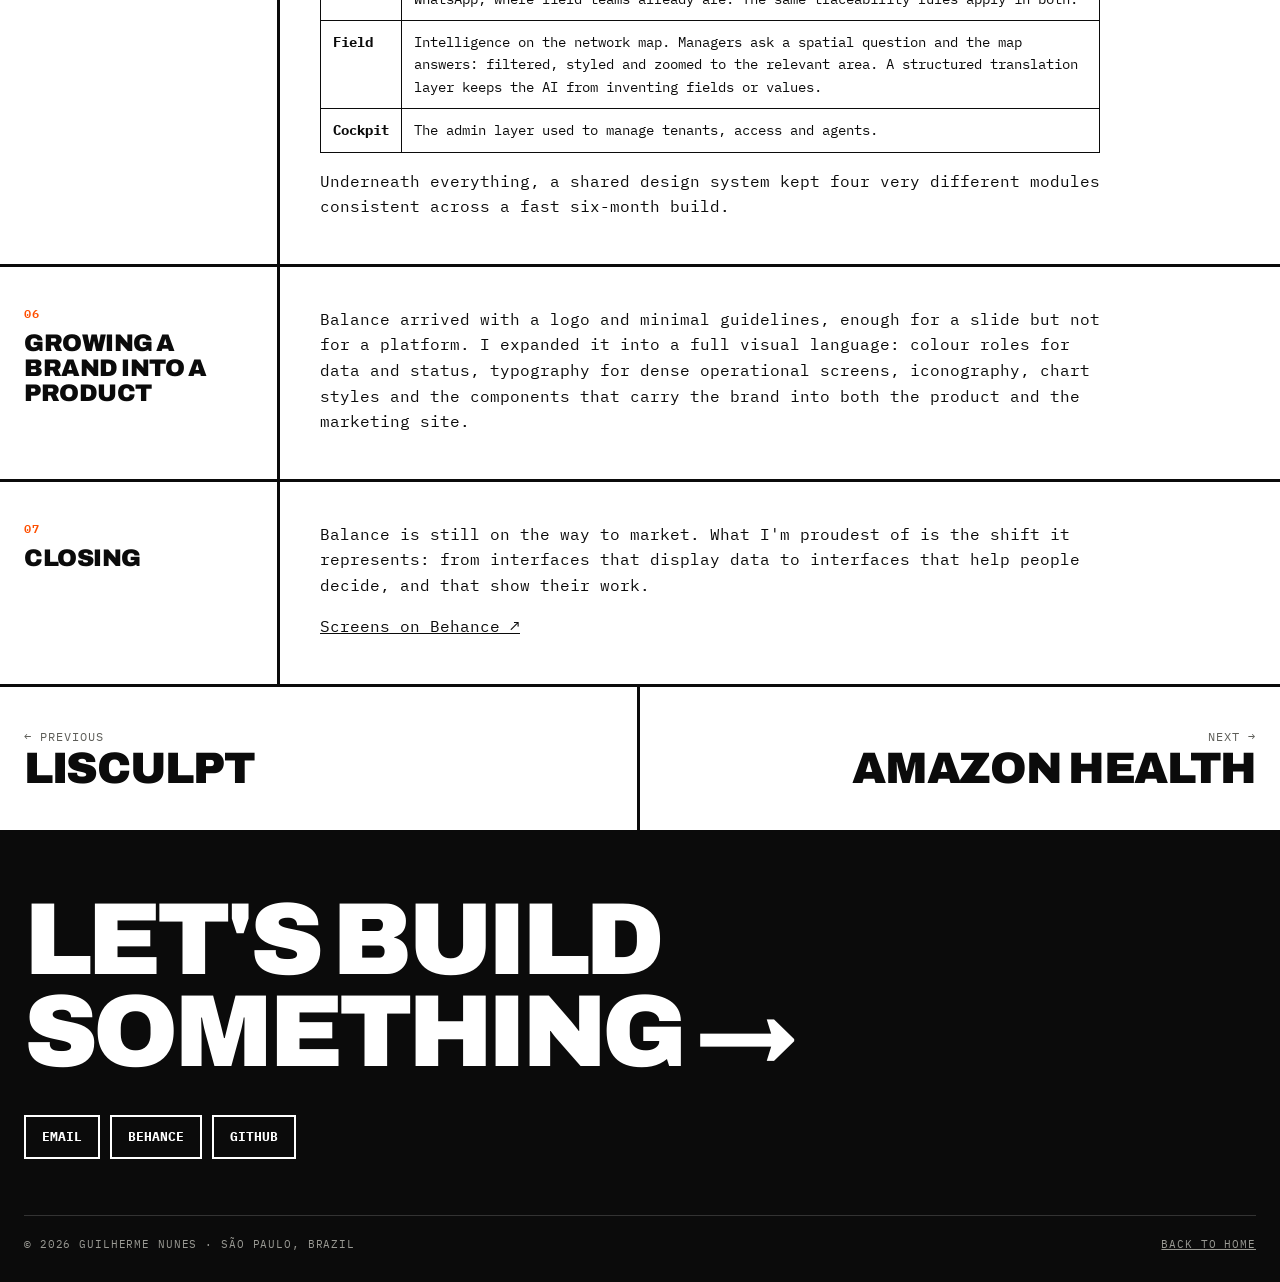
<file: work/balance.html>
<!DOCTYPE html>
<html lang="en">
<head>
<meta charset="utf-8">
<meta name="viewport" content="width=device-width, initial-scale=1">
<title>Balance · Guilherme Nunes</title>
<meta name="description" content="Balance: decision intelligence for water and sanitation utilities. Lead product design by Guilherme Nunes.">
<link rel="icon" href="data:image/svg+xml,<svg xmlns='http://www.w3.org/2000/svg' viewBox='0 0 32 32'><rect width='32' height='32' fill='%230b0b0b'/><rect x='18' y='18' width='10' height='10' fill='%23ff4f00'/></svg>">
<link rel="preconnect" href="https://fonts.googleapis.com">
<link rel="preconnect" href="https://fonts.gstatic.com" crossorigin>
<link href="https://fonts.googleapis.com/css2?family=Archivo:wght@800;900&family=IBM+Plex+Mono:wght@400;500;600;700&display=swap" rel="stylesheet">
<link rel="stylesheet" href="../assets/style.css">
</head>
<body>
<nav class="nav">
  <div class="wrap">
    <a class="brand" href="../">Guilherme Nunes<span>.</span></a>
    <ul>
      <li><a href="../#work">Work</a></li>
      <li><a href="../#method">Method</a></li>
      <li><a href="../#foundation">Foundation</a></li>
      <li><a href="../#about">About</a></li>
      <li><a class="cta" href="../#contact">Contact</a></li>
    </ul>
  </div>
</nav>
<header class="case-hero">
  <div class="wrap">
    <a class="back" href="../#work">← All work</a>
    <div style="margin-top:28px"><span class="tag hot">Pre-launch</span> <span class="tag ghost">AI platform</span> <span class="tag ghost">Utilities</span> <span class="tag ghost">Design system</span></div>
    <h1>Balance</h1>
    <p class="sub">Decision intelligence for water utilities: an AI platform that tells operators what to fix first, and shows its work.</p>
  </div>
  <div class="wrap" style="padding:0">
    <div class="factbar"><div><small>Role</small><strong>Lead Product Designer, PO</strong></div><div><small>Team</small><strong>PM, 2 specialists, 2 engineers, 1 designer</strong></div><div><small>Timeline</small><strong>6 months, 2026</strong></div><div><small>Status</small><strong>Pre-launch</strong></div><div><small>Link</small><strong><a href="https://balance.ia.br" target="_blank" rel="noopener">balance.ia.br ↗</a></strong></div></div>
  </div>
</header>
<main>
<div class="wrap" style="padding:0"><figure class="figure"><img src="../assets/shots/balance-site.webp" alt="Balance marketing site with the Insight module preview"><figcaption>The marketing site at balance.ia.br, part of the same design work as the platform.</figcaption></figure></div>
<section class="wrap" style="padding:0"><div class="block"><h2><small>01</small>Overview</h2><div><p>Balance is a decision layer for water and sanitation utilities. It sits on top of the systems these companies already run (SCADA, GIS, billing, ERP, telemetry) and turns their data into a prioritised answer to one question: what should we fix first?</p><p>I led design across the entire product, from the marketing site to the four platform modules, and also acted as product owner. Over six months I worked with a project manager, two water regulation specialists, two engineers and a senior designer who helped me scale production.</p><p>Status: pre-launch, in active negotiation with utilities. Shown here with permission.</p></div></div></section>
<section class="wrap" style="padding:0"><div class="block"><h2><small>02</small>The problem</h2><div><p>Utilities don't lack screens. They lack the time and context to connect them. A pressure drop on SCADA, a billing anomaly and a pipe on the GIS map can be the same problem, but they live in different systems, owned by different teams.</p><p>Generic AI platforms don't close that gap. They read the number but don't know what it means for a water balance, a regulatory target or a crew in the field. Balance had to feel like a colleague who understands the sector, and the interface had to earn that trust.</p></div></div></section>
<section class="wrap" style="padding:0"><div class="block"><h2><small>03</small>Designed around who does the work</h2><div><p>A water utility isn't one user. It's seven areas of practice, each with its own routines, targets and vocabulary:</p><ul><li>Real and apparent loss control</li><li>Water operations</li><li>Sewage operations</li><li>Commercial efficiency</li><li>Legal and regulatory</li><li>Engineering and projects</li><li>Energy efficiency</li></ul><p>Inside each area, managers and operators do very different jobs. Managers watch targets, trends and regulatory exposure. Operators need to know what to act on today, and where. So I structured the product around roles: every area has its own manager and operator views, with permissions, tasks and priorities shaped by what that person actually does in a working day.</p><p class="pull" style="margin-top:28px">If a screen didn't map to something an operator does on a <em>Tuesday morning</em>, it didn't ship.</p><p>With our domain specialists, every screen was checked against a real routine and the sector's own language (IWA water balance, SINISA indicators).</p></div></div></section>
<section class="wrap" style="padding:0"><div class="block"><h2><small>04</small>AI you can audit</h2><div><p>Utilities answer to regulators, so a confident answer isn't enough. Every AI output in Balance shows where it came from: which data, which agent, which logic. Answers are traceable from the headline number down to the source record.</p></div></div></section>
<section class="wrap" style="padding:0"><div class="block"><h2><small>05</small>Four modules</h2><div><table><tr><th>Module</th><th>What it does</th></tr><tr><td><b>Insight</b></td><td>Directors describe the dashboard they need in plain language and get it generated, then keep asking questions about the charts on screen.</td></tr><tr><td><b>Chat</b></td><td>Opens the full company database to natural language, on the platform or through WhatsApp, where field teams already are. The same traceability rules apply in both.</td></tr><tr><td><b>Field</b></td><td>Intelligence on the network map. Managers ask a spatial question and the map answers: filtered, styled and zoomed to the relevant area. A structured translation layer keeps the AI from inventing fields or values.</td></tr><tr><td><b>Cockpit</b></td><td>The admin layer used to manage tenants, access and agents.</td></tr></table><p>Underneath everything, a shared design system kept four very different modules consistent across a fast six-month build.</p></div></div></section>
<section class="wrap" style="padding:0"><div class="block"><h2><small>06</small>Growing a brand into a product</h2><div><p>Balance arrived with a logo and minimal guidelines, enough for a slide but not for a platform. I expanded it into a full visual language: colour roles for data and status, typography for dense operational screens, iconography, chart styles and the components that carry the brand into both the product and the marketing site.</p></div></div></section>
<section class="wrap" style="padding:0"><div class="block"><h2><small>07</small>Closing</h2><div><p>Balance is still on the way to market. What I'm proudest of is the shift it represents: from interfaces that display data to interfaces that help people decide, and that show their work.</p><p><a href="https://www.behance.net/gallery/257755567/Decision-intelligence-for-water-utilities" target="_blank" rel="noopener">Screens on Behance ↗</a></p></div></div></section>
<div class="wrap" style="padding:0"><nav class="next" aria-label="More cases">
  <a href="lisculpt.html"><small>← Previous</small><strong>Lisculpt</strong></a>
  <a href="amazon-health.html"><small>Next →</small><strong>Amazon health</strong></a>
</nav></div>
</main>
<footer class="foot" id="contact">
  <div class="wrap">
    <p class="big"><a href="mailto:guilnunes@gmail.com">Let's build<br>something →</a></p>
    <div class="links">
      <a href="mailto:guilnunes@gmail.com">Email</a>
      <a href="https://www.behance.net/guilnunes" target="_blank" rel="noopener">Behance</a>
      <a href="https://github.com/guilnunes" target="_blank" rel="noopener">GitHub</a>
    </div>
    <div class="fine"><span>© 2026 Guilherme Nunes · São Paulo, Brazil</span><span><a href="../">Back to home</a></span></div>
  </div>
</footer>
</body>
</html>
</file>
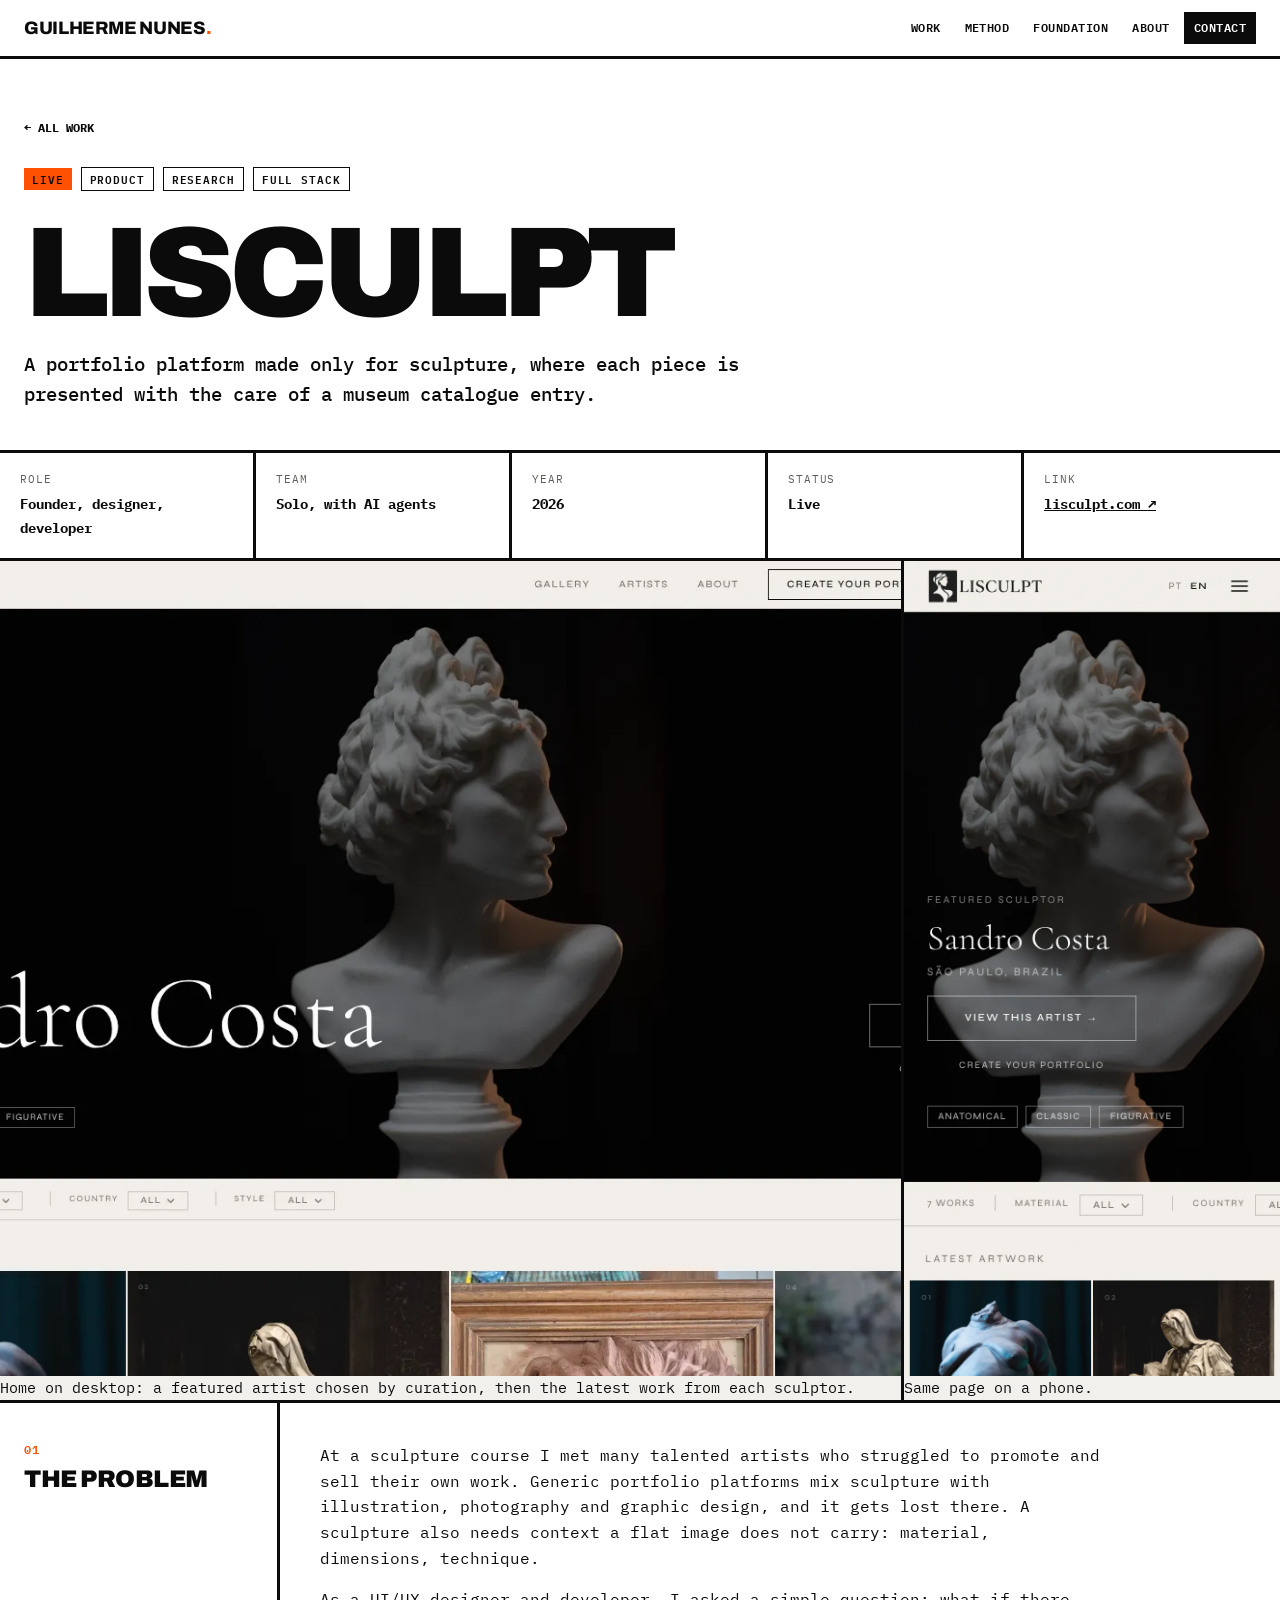
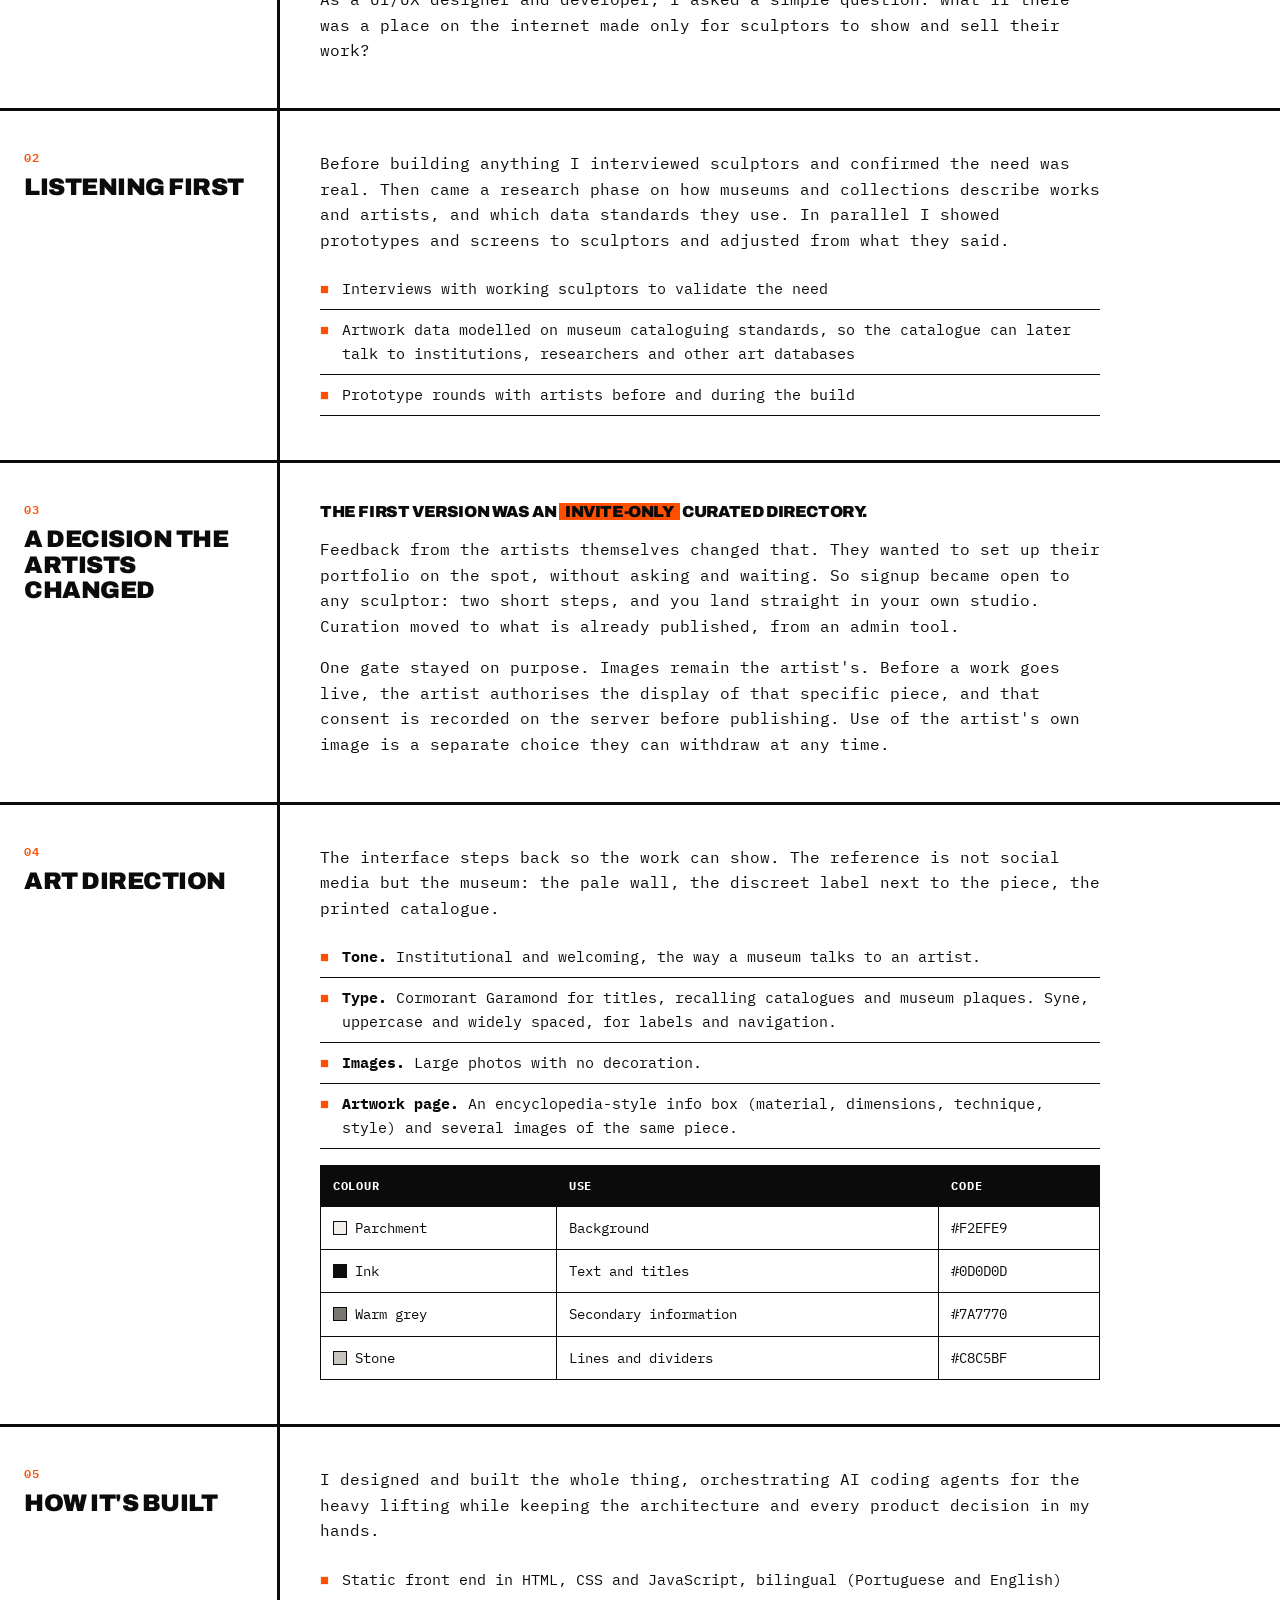
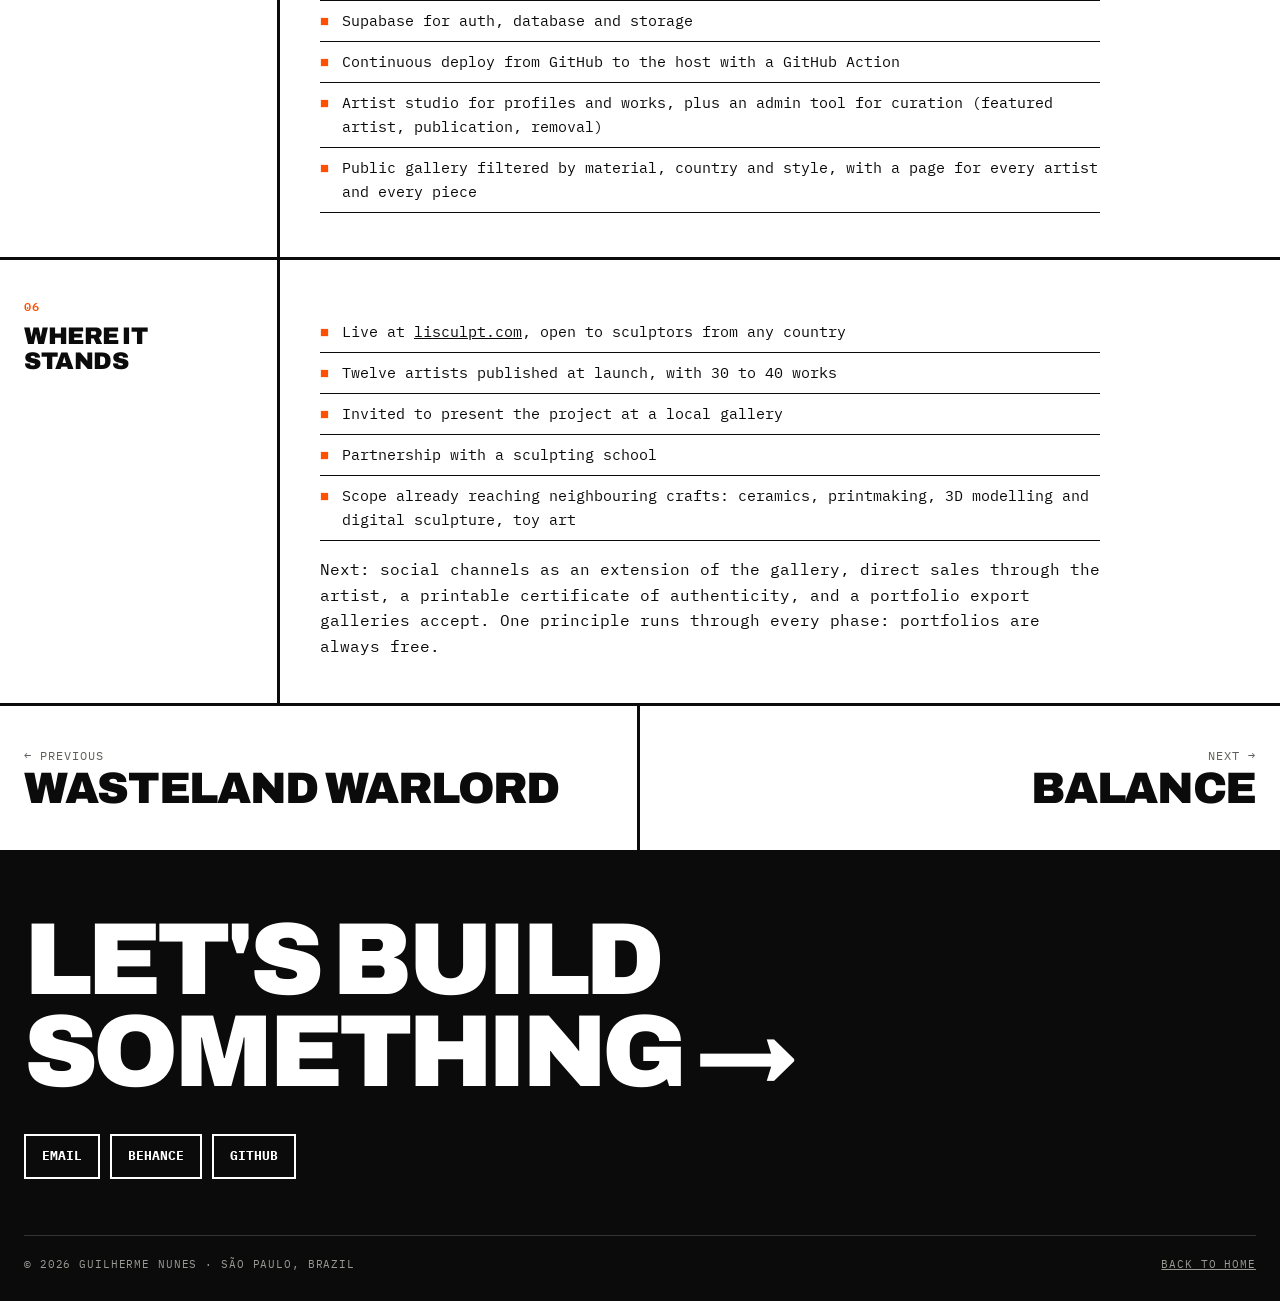
<file: work/lisculpt.html>
<!DOCTYPE html>
<html lang="en">
<head>
<meta charset="utf-8">
<meta name="viewport" content="width=device-width, initial-scale=1">
<title>Lisculpt · Guilherme Nunes</title>
<meta name="description" content="Lisculpt: a portfolio platform made only for sculpture. Research, product design and full build by Guilherme Nunes.">
<link rel="icon" href="data:image/svg+xml,<svg xmlns='http://www.w3.org/2000/svg' viewBox='0 0 32 32'><rect width='32' height='32' fill='%230b0b0b'/><rect x='18' y='18' width='10' height='10' fill='%23ff4f00'/></svg>">
<link rel="preconnect" href="https://fonts.googleapis.com">
<link rel="preconnect" href="https://fonts.gstatic.com" crossorigin>
<link href="https://fonts.googleapis.com/css2?family=Archivo:wght@800;900&family=IBM+Plex+Mono:wght@400;500;600;700&display=swap" rel="stylesheet">
<link rel="stylesheet" href="../assets/style.css">
</head>
<body>
<nav class="nav">
  <div class="wrap">
    <a class="brand" href="../">Guilherme Nunes<span>.</span></a>
    <ul>
      <li><a href="../#work">Work</a></li>
      <li><a href="../#method">Method</a></li>
      <li><a href="../#foundation">Foundation</a></li>
      <li><a href="../#about">About</a></li>
      <li><a class="cta" href="../#contact">Contact</a></li>
    </ul>
  </div>
</nav>
<header class="case-hero">
  <div class="wrap">
    <a class="back" href="../#work">← All work</a>
    <div style="margin-top:28px"><span class="tag hot">Live</span> <span class="tag ghost">Product</span> <span class="tag ghost">Research</span> <span class="tag ghost">Full stack</span></div>
    <h1>Lisculpt</h1>
    <p class="sub">A portfolio platform made only for sculpture, where each piece is presented with the care of a museum catalogue entry.</p>
  </div>
  <div class="wrap" style="padding:0">
    <div class="factbar"><div><small>Role</small><strong>Founder, designer, developer</strong></div><div><small>Team</small><strong>Solo, with AI agents</strong></div><div><small>Year</small><strong>2026</strong></div><div><small>Status</small><strong>Live</strong></div><div><small>Link</small><strong><a href="https://lisculpt.com" target="_blank" rel="noopener">lisculpt.com ↗</a></strong></div></div>
  </div>
</header>
<main>
<div class="wrap" style="padding:0"><div class="figs"><figure><img src="../assets/shots/lisculpt-home.webp" alt="Lisculpt home page on desktop, with a featured sculptor and filters for material, country and style"><figcaption>Home on desktop: a featured artist chosen by curation, then the latest work from each sculptor.</figcaption></figure><figure><img src="../assets/shots/lisculpt-mobile.webp" alt="Lisculpt home page on a phone"><figcaption>Same page on a phone.</figcaption></figure></div></div>
<section class="wrap" style="padding:0"><div class="block"><h2><small>01</small>The problem</h2><div><p>At a sculpture course I met many talented artists who struggled to promote and sell their own work. Generic portfolio platforms mix sculpture with illustration, photography and graphic design, and it gets lost there. A sculpture also needs context a flat image does not carry: material, dimensions, technique.</p><p>As a UI/UX designer and developer, I asked a simple question: what if there was a place on the internet made only for sculptors to show and sell their work?</p></div></div></section>
<section class="wrap" style="padding:0"><div class="block"><h2><small>02</small>Listening first</h2><div><p>Before building anything I interviewed sculptors and confirmed the need was real. Then came a research phase on how museums and collections describe works and artists, and which data standards they use. In parallel I showed prototypes and screens to sculptors and adjusted from what they said.</p><ul><li>Interviews with working sculptors to validate the need</li><li>Artwork data modelled on museum cataloguing standards, so the catalogue can later talk to institutions, researchers and other art databases</li><li>Prototype rounds with artists before and during the build</li></ul></div></div></section>
<section class="wrap" style="padding:0"><div class="block"><h2><small>03</small>A decision the artists changed</h2><div><p class="pull">The first version was an <em>invite-only</em> curated directory.</p><p>Feedback from the artists themselves changed that. They wanted to set up their portfolio on the spot, without asking and waiting. So signup became open to any sculptor: two short steps, and you land straight in your own studio. Curation moved to what is already published, from an admin tool.</p><p>One gate stayed on purpose. Images remain the artist's. Before a work goes live, the artist authorises the display of that specific piece, and that consent is recorded on the server before publishing. Use of the artist's own image is a separate choice they can withdraw at any time.</p></div></div></section>
<section class="wrap" style="padding:0"><div class="block"><h2><small>04</small>Art direction</h2><div><p>The interface steps back so the work can show. The reference is not social media but the museum: the pale wall, the discreet label next to the piece, the printed catalogue.</p><ul><li><b>Tone.</b> Institutional and welcoming, the way a museum talks to an artist.</li><li><b>Type.</b> Cormorant Garamond for titles, recalling catalogues and museum plaques. Syne, uppercase and widely spaced, for labels and navigation.</li><li><b>Images.</b> Large photos with no decoration.</li><li><b>Artwork page.</b> An encyclopedia-style info box (material, dimensions, technique, style) and several images of the same piece.</li></ul><table><tr><th>Colour</th><th>Use</th><th>Code</th></tr><tr><td><span class="swatch" style="background:#F2EFE9"></span>Parchment</td><td>Background</td><td>#F2EFE9</td></tr><tr><td><span class="swatch" style="background:#0D0D0D"></span>Ink</td><td>Text and titles</td><td>#0D0D0D</td></tr><tr><td><span class="swatch" style="background:#7A7770"></span>Warm grey</td><td>Secondary information</td><td>#7A7770</td></tr><tr><td><span class="swatch" style="background:#C8C5BF"></span>Stone</td><td>Lines and dividers</td><td>#C8C5BF</td></tr></table></div></div></section>
<section class="wrap" style="padding:0"><div class="block"><h2><small>05</small>How it's built</h2><div><p>I designed and built the whole thing, orchestrating AI coding agents for the heavy lifting while keeping the architecture and every product decision in my hands.</p><ul><li>Static front end in HTML, CSS and JavaScript, bilingual (Portuguese and English)</li><li>Supabase for auth, database and storage</li><li>Continuous deploy from GitHub to the host with a GitHub Action</li><li>Artist studio for profiles and works, plus an admin tool for curation (featured artist, publication, removal)</li><li>Public gallery filtered by material, country and style, with a page for every artist and every piece</li></ul></div></div></section>
<section class="wrap" style="padding:0"><div class="block"><h2><small>06</small>Where it stands</h2><div><ul><li>Live at <a href="https://lisculpt.com" target="_blank" rel="noopener">lisculpt.com</a>, open to sculptors from any country</li><li>Twelve artists published at launch, with 30 to 40 works</li><li>Invited to present the project at a local gallery</li><li>Partnership with a sculpting school</li><li>Scope already reaching neighbouring crafts: ceramics, printmaking, 3D modelling and digital sculpture, toy art</li></ul><p>Next: social channels as an extension of the gallery, direct sales through the artist, a printable certificate of authenticity, and a portfolio export galleries accept. One principle runs through every phase: portfolios are always free.</p></div></div></section>
<div class="wrap" style="padding:0"><nav class="next" aria-label="More cases">
  <a href="wasteland-warlord.html"><small>← Previous</small><strong>Wasteland Warlord</strong></a>
  <a href="balance.html"><small>Next →</small><strong>Balance</strong></a>
</nav></div>
</main>
<footer class="foot" id="contact">
  <div class="wrap">
    <p class="big"><a href="mailto:guilnunes@gmail.com">Let's build<br>something →</a></p>
    <div class="links">
      <a href="mailto:guilnunes@gmail.com">Email</a>
      <a href="https://www.behance.net/guilnunes" target="_blank" rel="noopener">Behance</a>
      <a href="https://github.com/guilnunes" target="_blank" rel="noopener">GitHub</a>
    </div>
    <div class="fine"><span>© 2026 Guilherme Nunes · São Paulo, Brazil</span><span><a href="../">Back to home</a></span></div>
  </div>
</footer>
</body>
</html>
</file>
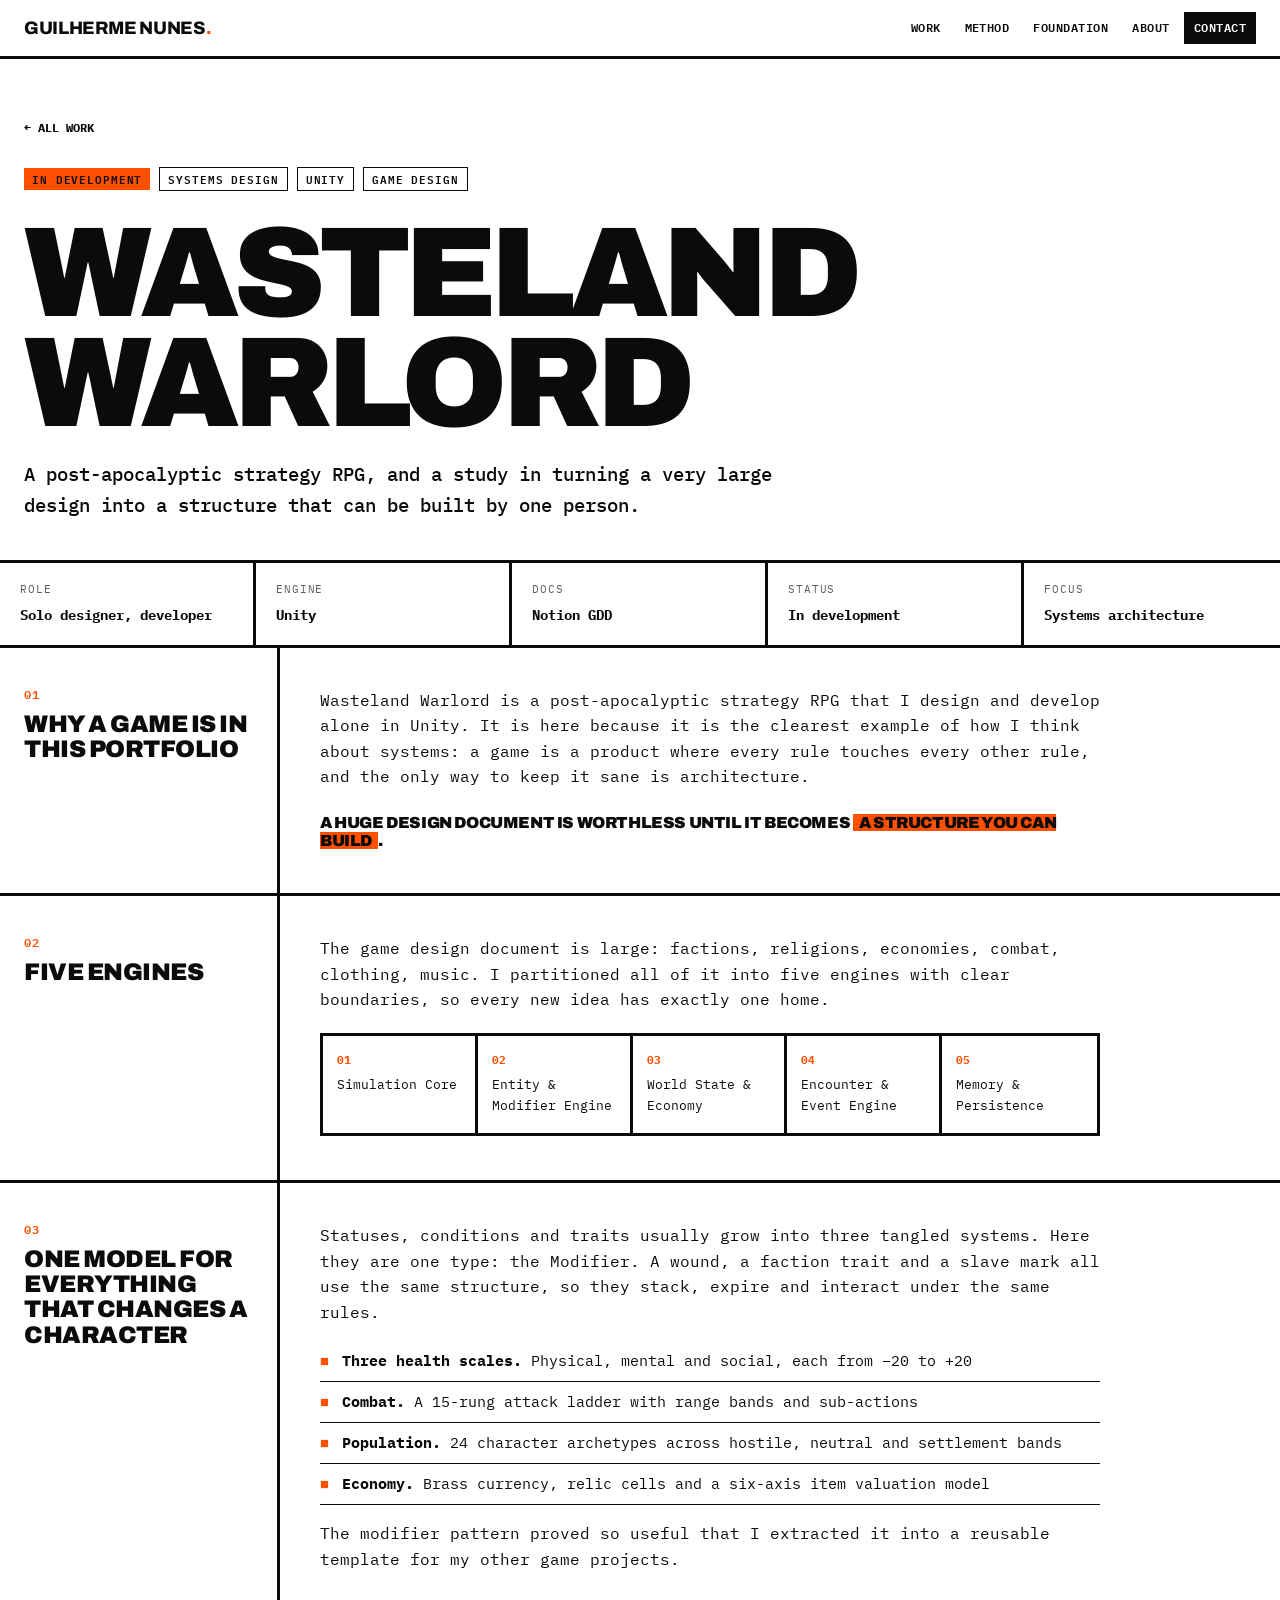
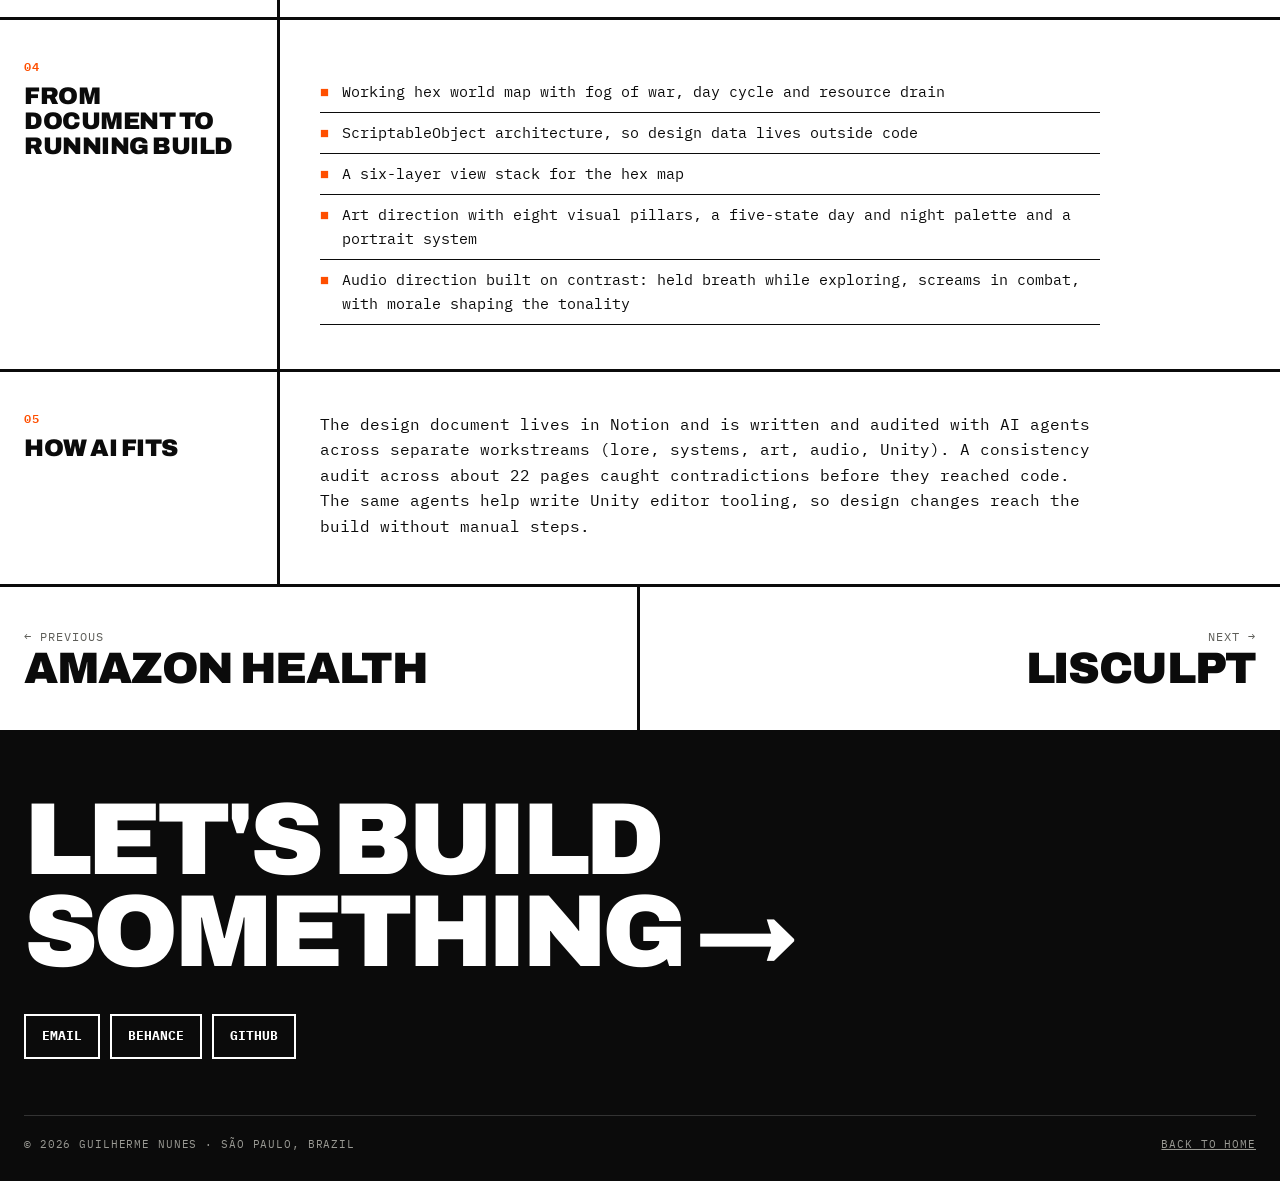
<file: work/wasteland-warlord.html>
<!DOCTYPE html>
<html lang="en">
<head>
<meta charset="utf-8">
<meta name="viewport" content="width=device-width, initial-scale=1">
<title>Wasteland Warlord · Guilherme Nunes</title>
<meta name="description" content="Wasteland Warlord: systems architecture for a solo-developed post-apocalyptic RPG in Unity, by Guilherme Nunes.">
<link rel="icon" href="data:image/svg+xml,<svg xmlns='http://www.w3.org/2000/svg' viewBox='0 0 32 32'><rect width='32' height='32' fill='%230b0b0b'/><rect x='18' y='18' width='10' height='10' fill='%23ff4f00'/></svg>">
<link rel="preconnect" href="https://fonts.googleapis.com">
<link rel="preconnect" href="https://fonts.gstatic.com" crossorigin>
<link href="https://fonts.googleapis.com/css2?family=Archivo:wght@800;900&family=IBM+Plex+Mono:wght@400;500;600;700&display=swap" rel="stylesheet">
<link rel="stylesheet" href="../assets/style.css">
</head>
<body>
<nav class="nav">
  <div class="wrap">
    <a class="brand" href="../">Guilherme Nunes<span>.</span></a>
    <ul>
      <li><a href="../#work">Work</a></li>
      <li><a href="../#method">Method</a></li>
      <li><a href="../#foundation">Foundation</a></li>
      <li><a href="../#about">About</a></li>
      <li><a class="cta" href="../#contact">Contact</a></li>
    </ul>
  </div>
</nav>
<header class="case-hero">
  <div class="wrap">
    <a class="back" href="../#work">← All work</a>
    <div style="margin-top:28px"><span class="tag hot">In development</span> <span class="tag ghost">Systems design</span> <span class="tag ghost">Unity</span> <span class="tag ghost">Game design</span></div>
    <h1>Wasteland Warlord</h1>
    <p class="sub">A post-apocalyptic strategy RPG, and a study in turning a very large design into a structure that can be built by one person.</p>
  </div>
  <div class="wrap" style="padding:0">
    <div class="factbar"><div><small>Role</small><strong>Solo designer, developer</strong></div><div><small>Engine</small><strong>Unity</strong></div><div><small>Docs</small><strong>Notion GDD</strong></div><div><small>Status</small><strong>In development</strong></div><div><small>Focus</small><strong>Systems architecture</strong></div></div>
  </div>
</header>
<main>
<section class="wrap" style="padding:0"><div class="block"><h2><small>01</small>Why a game is in this portfolio</h2><div><p>Wasteland Warlord is a post-apocalyptic strategy RPG that I design and develop alone in Unity. It is here because it is the clearest example of how I think about systems: a game is a product where every rule touches every other rule, and the only way to keep it sane is architecture.</p><p class="pull" style="margin-top:24px">A huge design document is worthless until it becomes <em>a structure you can build</em>.</p></div></div></section>
<section class="wrap" style="padding:0"><div class="block"><h2><small>02</small>Five engines</h2><div><p>The game design document is large: factions, religions, economies, combat, clothing, music. I partitioned all of it into five engines with clear boundaries, so every new idea has exactly one home.</p><div class="engines-diagram"><div><b>01</b>Simulation Core</div><div><b>02</b>Entity &amp; Modifier Engine</div><div><b>03</b>World State &amp; Economy</div><div><b>04</b>Encounter &amp; Event Engine</div><div><b>05</b>Memory &amp; Persistence</div></div></div></div></section>
<section class="wrap" style="padding:0"><div class="block"><h2><small>03</small>One model for everything that changes a character</h2><div><p>Statuses, conditions and traits usually grow into three tangled systems. Here they are one type: the Modifier. A wound, a faction trait and a slave mark all use the same structure, so they stack, expire and interact under the same rules.</p><ul><li><b>Three health scales.</b> Physical, mental and social, each from −20 to +20</li><li><b>Combat.</b> A 15-rung attack ladder with range bands and sub-actions</li><li><b>Population.</b> 24 character archetypes across hostile, neutral and settlement bands</li><li><b>Economy.</b> Brass currency, relic cells and a six-axis item valuation model</li></ul><p>The modifier pattern proved so useful that I extracted it into a reusable template for my other game projects.</p></div></div></section>
<section class="wrap" style="padding:0"><div class="block"><h2><small>04</small>From document to running build</h2><div><ul><li>Working hex world map with fog of war, day cycle and resource drain</li><li>ScriptableObject architecture, so design data lives outside code</li><li>A six-layer view stack for the hex map</li><li>Art direction with eight visual pillars, a five-state day and night palette and a portrait system</li><li>Audio direction built on contrast: held breath while exploring, screams in combat, with morale shaping the tonality</li></ul></div></div></section>
<section class="wrap" style="padding:0"><div class="block"><h2><small>05</small>How AI fits</h2><div><p>The design document lives in Notion and is written and audited with AI agents across separate workstreams (lore, systems, art, audio, Unity). A consistency audit across about 22 pages caught contradictions before they reached code. The same agents help write Unity editor tooling, so design changes reach the build without manual steps.</p></div></div></section>
<div class="wrap" style="padding:0"><nav class="next" aria-label="More cases">
  <a href="amazon-health.html"><small>← Previous</small><strong>Amazon health</strong></a>
  <a href="lisculpt.html"><small>Next →</small><strong>Lisculpt</strong></a>
</nav></div>
</main>
<footer class="foot" id="contact">
  <div class="wrap">
    <p class="big"><a href="mailto:guilnunes@gmail.com">Let's build<br>something →</a></p>
    <div class="links">
      <a href="mailto:guilnunes@gmail.com">Email</a>
      <a href="https://www.behance.net/guilnunes" target="_blank" rel="noopener">Behance</a>
      <a href="https://github.com/guilnunes" target="_blank" rel="noopener">GitHub</a>
    </div>
    <div class="fine"><span>© 2026 Guilherme Nunes · São Paulo, Brazil</span><span><a href="../">Back to home</a></span></div>
  </div>
</footer>
</body>
</html>
</file>
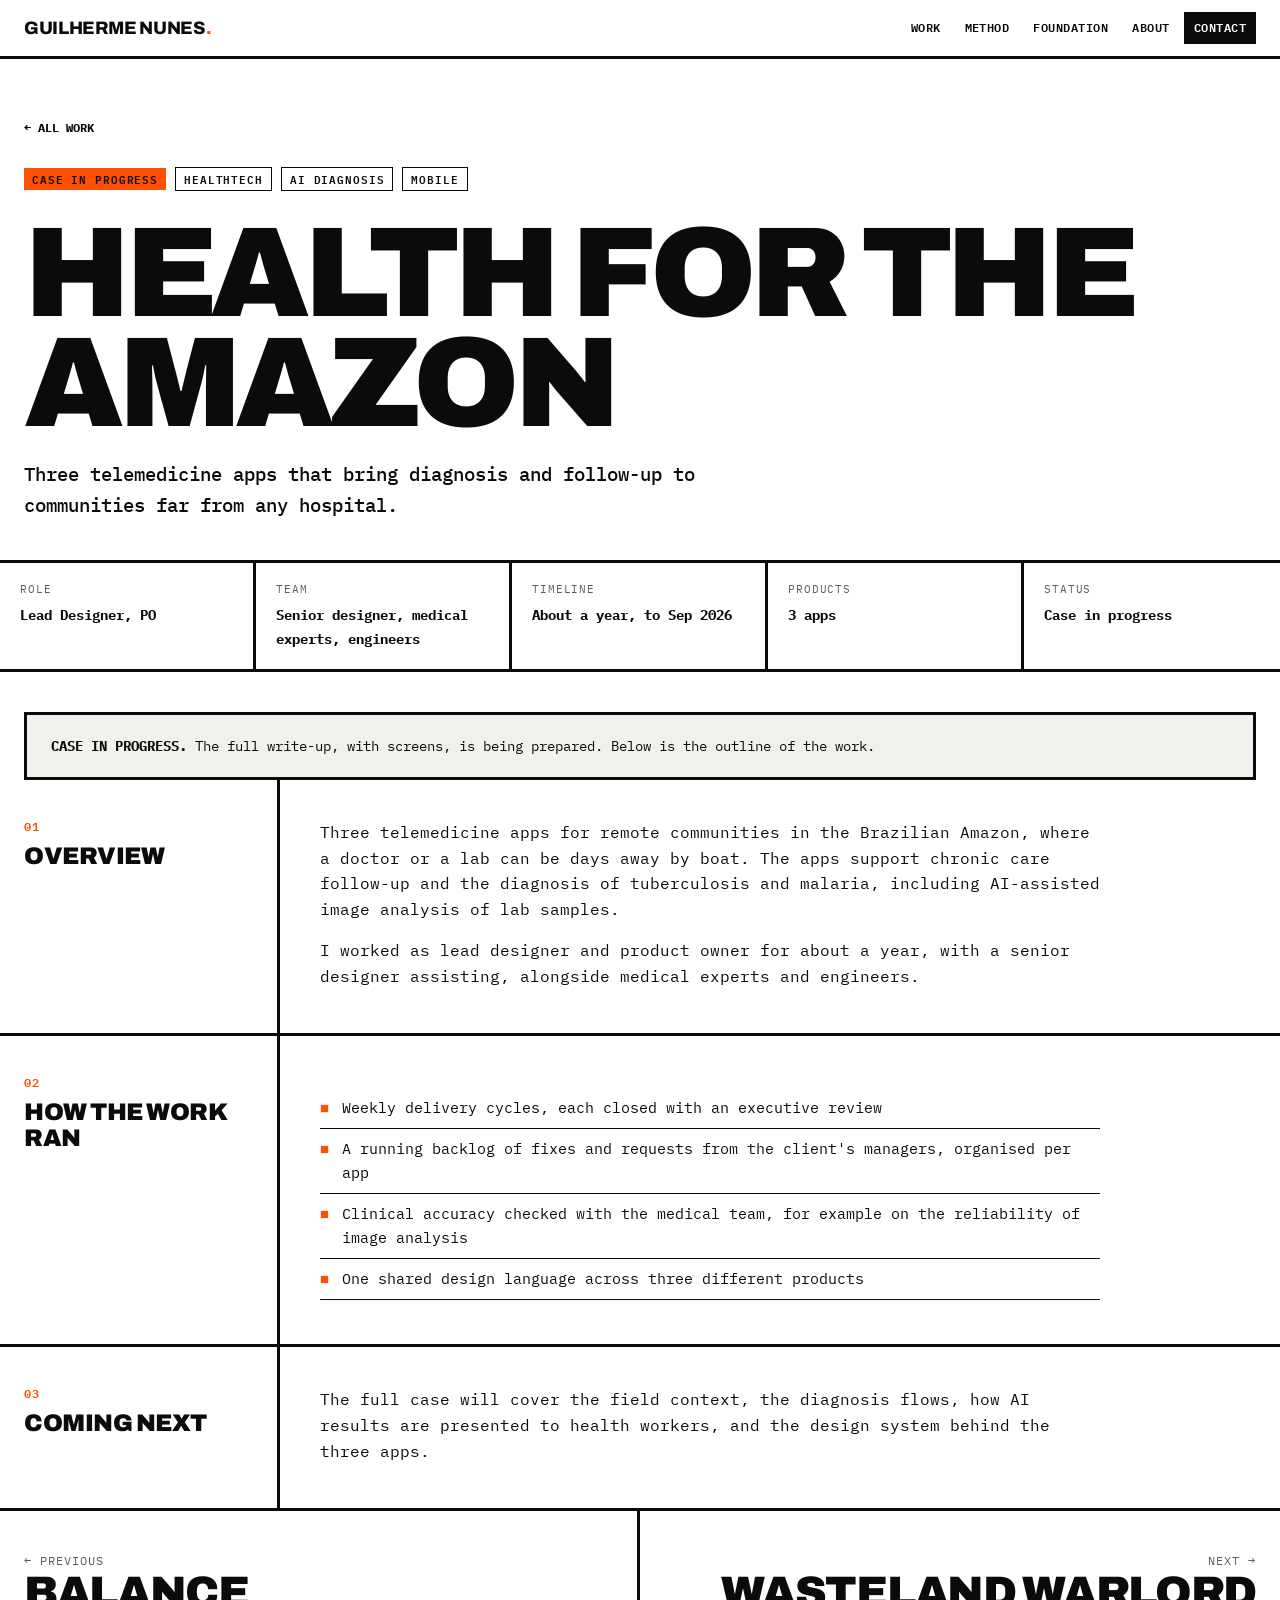
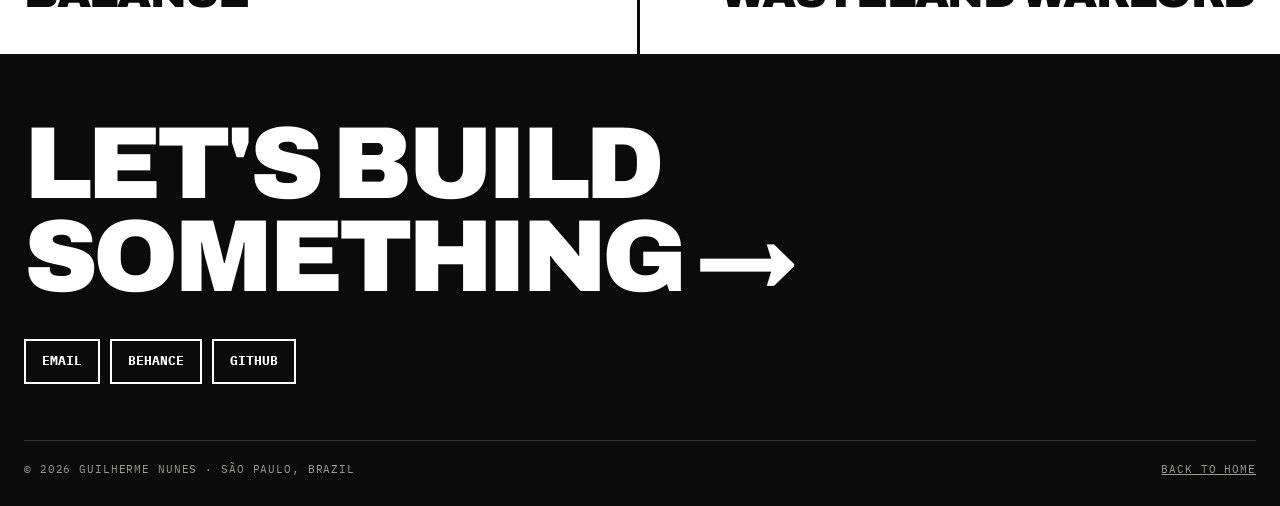
<file: brutalist/work/amazon-health.html>
<!DOCTYPE html>
<html lang="en">
<head>
<meta charset="utf-8">
<meta name="viewport" content="width=device-width, initial-scale=1">
<title>Amazon health apps · Guilherme Nunes</title>
<meta name="description" content="Three telemedicine apps for remote Amazonian communities. Lead design and product ownership by Guilherme Nunes. Case in progress.">
<link rel="icon" href="data:image/svg+xml,<svg xmlns='http://www.w3.org/2000/svg' viewBox='0 0 32 32'><rect width='32' height='32' fill='%230b0b0b'/><rect x='18' y='18' width='10' height='10' fill='%23ff4f00'/></svg>">
<link rel="preconnect" href="https://fonts.googleapis.com">
<link rel="preconnect" href="https://fonts.gstatic.com" crossorigin>
<link href="https://fonts.googleapis.com/css2?family=Archivo:wght@800;900&family=IBM+Plex+Mono:wght@400;500;600;700&display=swap" rel="stylesheet">
<link rel="stylesheet" href="../style.css">
</head>
<body>
<nav class="nav">
  <div class="wrap">
    <a class="brand" href="../">Guilherme Nunes<span>.</span></a>
    <ul>
      <li><a href="../#work">Work</a></li>
      <li><a href="../#method">Method</a></li>
      <li><a href="../#foundation">Foundation</a></li>
      <li><a href="../#about">About</a></li>
      <li><a class="cta" href="../#contact">Contact</a></li>
    </ul>
  </div>
</nav>
<header class="case-hero">
  <div class="wrap">
    <a class="back" href="../#work">← All work</a>
    <div style="margin-top:28px"><span class="tag hot">Case in progress</span> <span class="tag ghost">Healthtech</span> <span class="tag ghost">AI diagnosis</span> <span class="tag ghost">Mobile</span></div>
    <h1>Health for the Amazon</h1>
    <p class="sub">Three telemedicine apps that bring diagnosis and follow-up to communities far from any hospital.</p>
  </div>
  <div class="wrap" style="padding:0">
    <div class="factbar"><div><small>Role</small><strong>Lead Designer, PO</strong></div><div><small>Team</small><strong>Senior designer, medical experts, engineers</strong></div><div><small>Timeline</small><strong>About a year, to Sep 2026</strong></div><div><small>Products</small><strong>3 apps</strong></div><div><small>Status</small><strong>Case in progress</strong></div></div>
  </div>
</header>
<main>
<section class="wrap" style="padding:40px 24px 0"><div class="notice"><b>Case in progress.</b> The full write-up, with screens, is being prepared. Below is the outline of the work.</div></section>
<section class="wrap" style="padding:0"><div class="block"><h2><small>01</small>Overview</h2><div><p>Three telemedicine apps for remote communities in the Brazilian Amazon, where a doctor or a lab can be days away by boat. The apps support chronic care follow-up and the diagnosis of tuberculosis and malaria, including AI-assisted image analysis of lab samples.</p><p>I worked as lead designer and product owner for about a year, with a senior designer assisting, alongside medical experts and engineers.</p></div></div></section>
<section class="wrap" style="padding:0"><div class="block"><h2><small>02</small>How the work ran</h2><div><ul><li>Weekly delivery cycles, each closed with an executive review</li><li>A running backlog of fixes and requests from the client's managers, organised per app</li><li>Clinical accuracy checked with the medical team, for example on the reliability of image analysis</li><li>One shared design language across three different products</li></ul></div></div></section>
<section class="wrap" style="padding:0"><div class="block"><h2><small>03</small>Coming next</h2><div><p>The full case will cover the field context, the diagnosis flows, how AI results are presented to health workers, and the design system behind the three apps.</p></div></div></section>
<div class="wrap" style="padding:0"><nav class="next" aria-label="More cases">
  <a href="balance.html"><small>← Previous</small><strong>Balance</strong></a>
  <a href="wasteland-warlord.html"><small>Next →</small><strong>Wasteland Warlord</strong></a>
</nav></div>
</main>
<footer class="foot" id="contact">
  <div class="wrap">
    <p class="big"><a href="mailto:guilnunes@gmail.com">Let's build<br>something →</a></p>
    <div class="links">
      <a href="mailto:guilnunes@gmail.com">Email</a>
      <a href="https://www.behance.net/guilnunes" target="_blank" rel="noopener">Behance</a>
      <a href="https://github.com/guilnunes" target="_blank" rel="noopener">GitHub</a>
    </div>
    <div class="fine"><span>© 2026 Guilherme Nunes · São Paulo, Brazil</span><span><a href="../">Back to home</a></span></div>
  </div>
</footer>
</body>
</html>
</file>
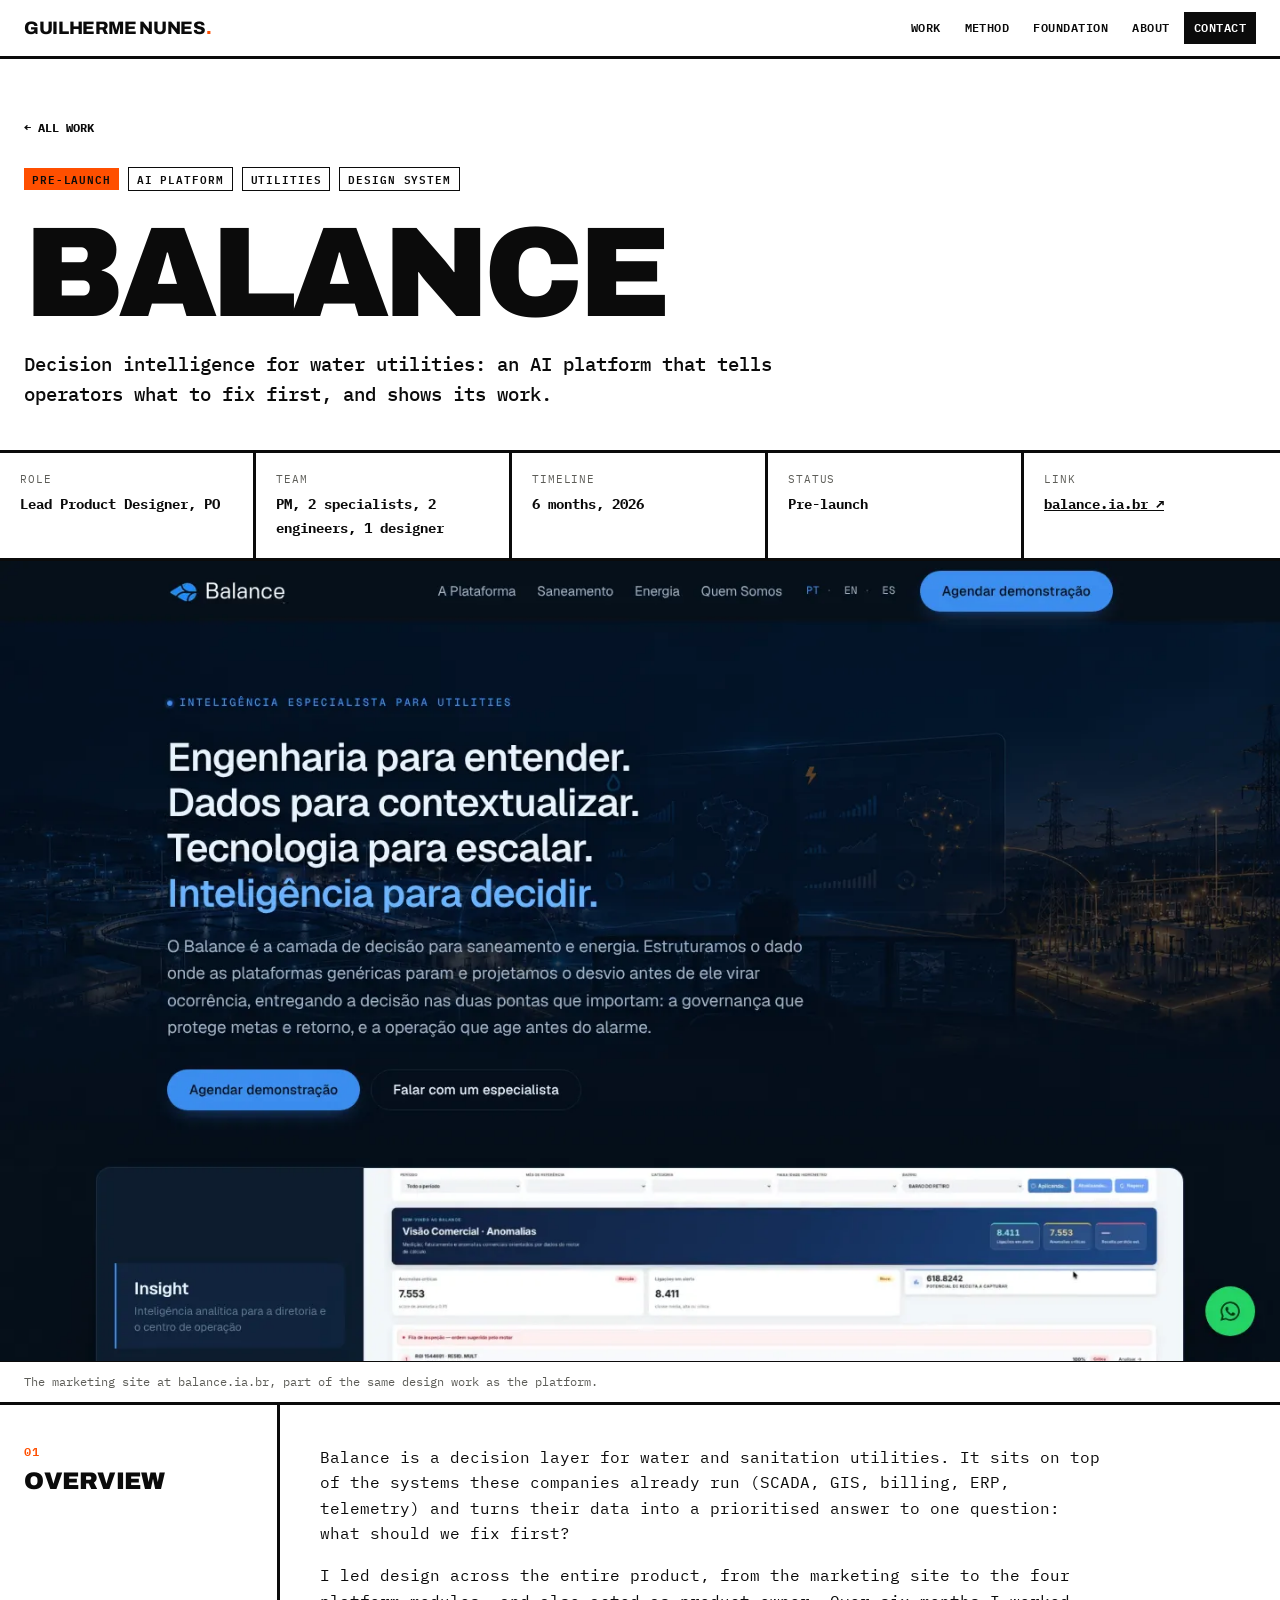
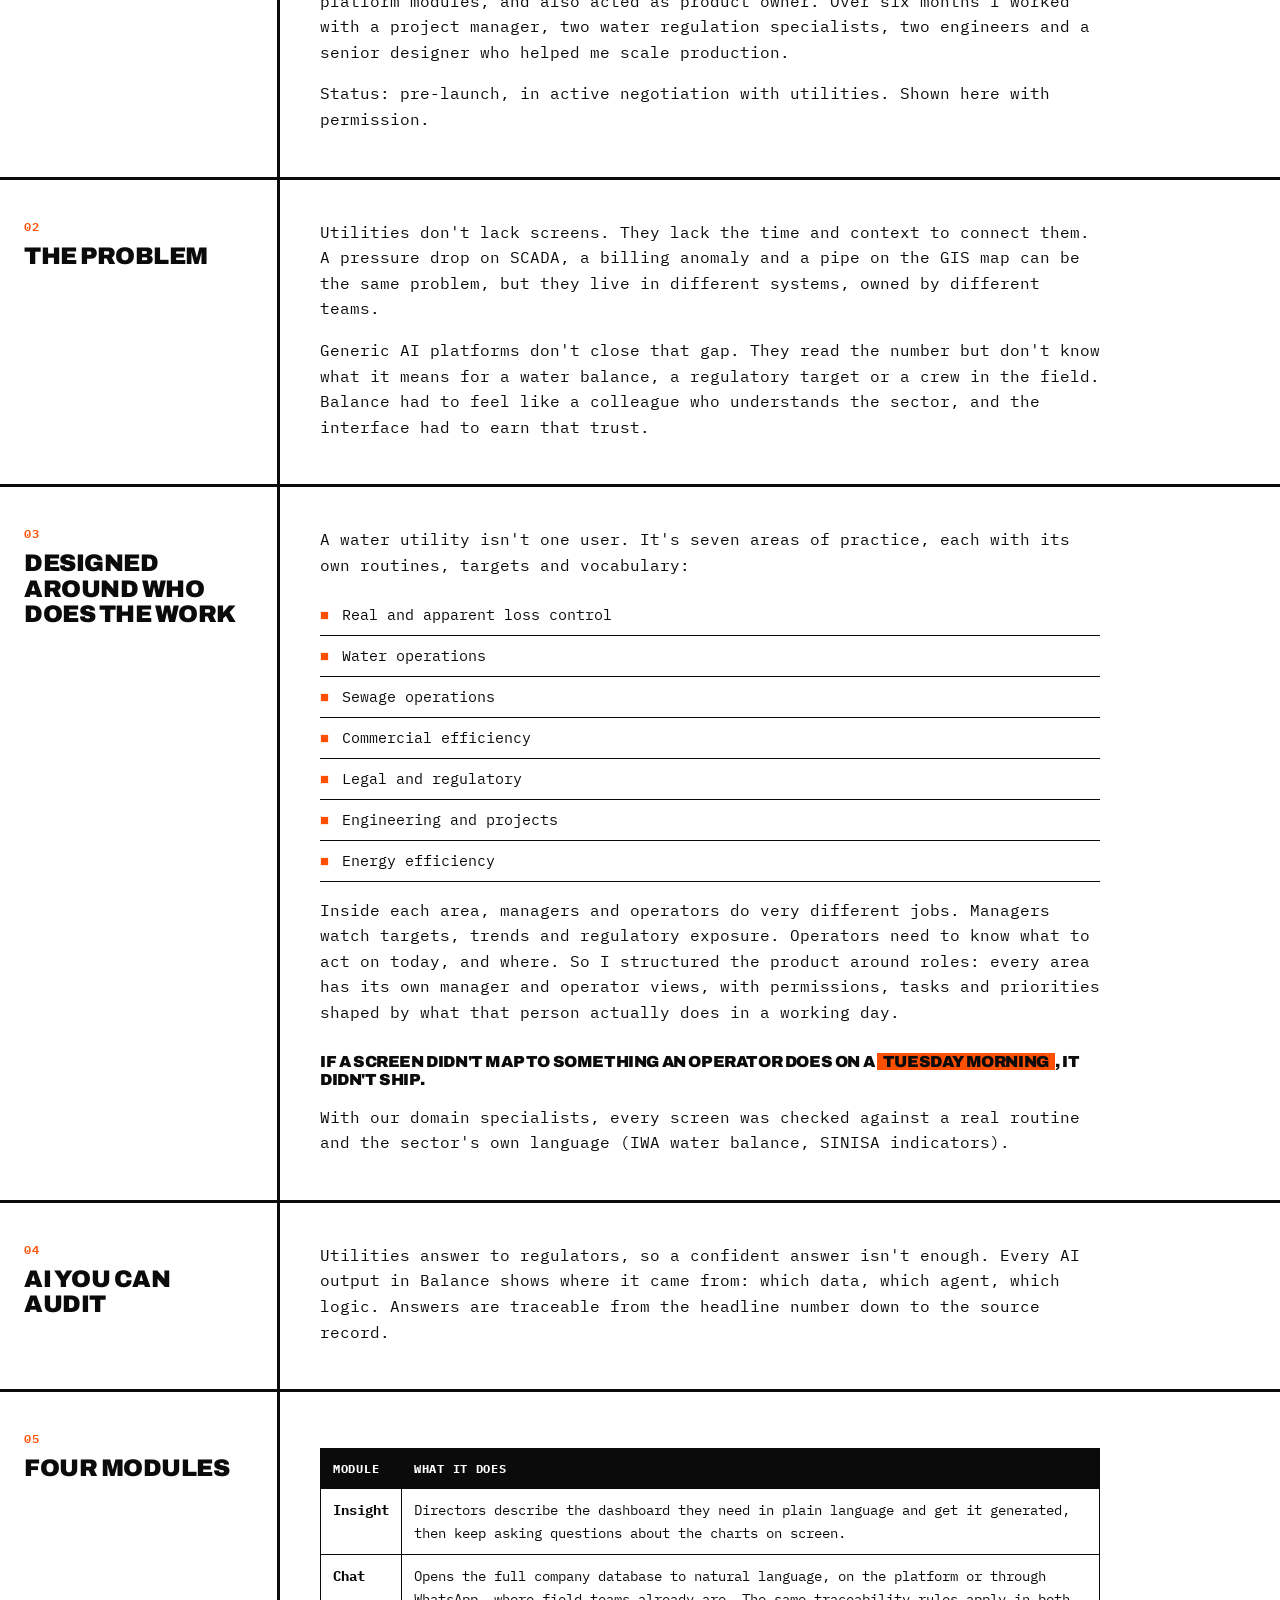
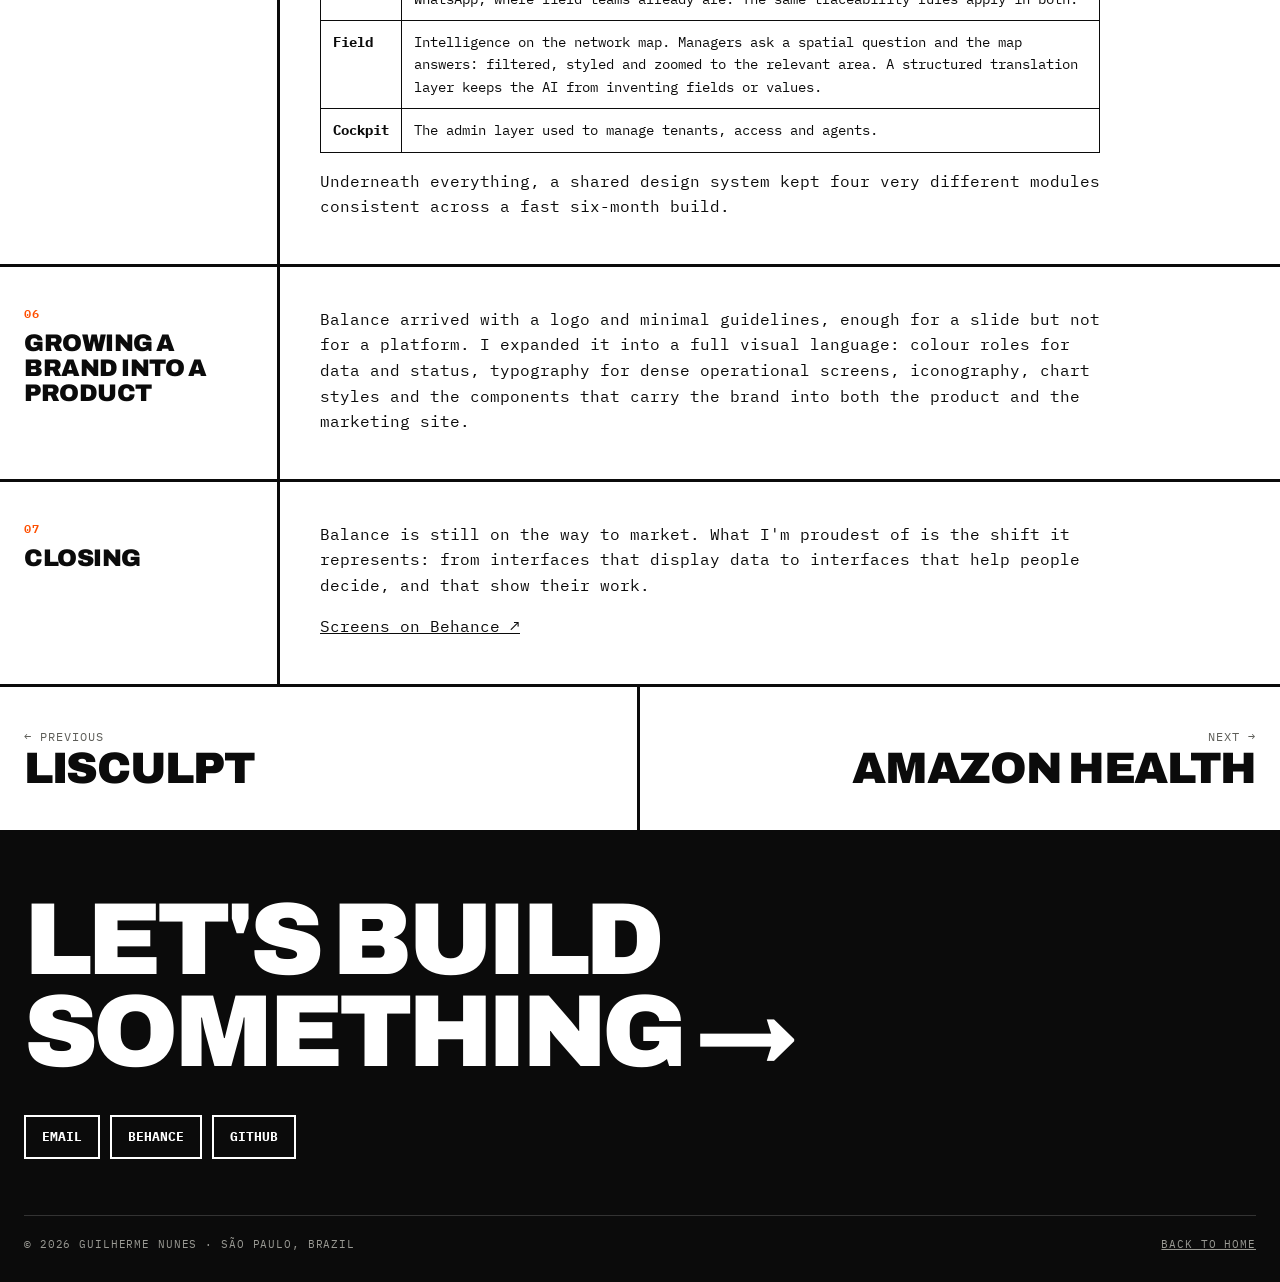
<file: brutalist/work/balance.html>
<!DOCTYPE html>
<html lang="en">
<head>
<meta charset="utf-8">
<meta name="viewport" content="width=device-width, initial-scale=1">
<title>Balance · Guilherme Nunes</title>
<meta name="description" content="Balance: decision intelligence for water and sanitation utilities. Lead product design by Guilherme Nunes.">
<link rel="icon" href="data:image/svg+xml,<svg xmlns='http://www.w3.org/2000/svg' viewBox='0 0 32 32'><rect width='32' height='32' fill='%230b0b0b'/><rect x='18' y='18' width='10' height='10' fill='%23ff4f00'/></svg>">
<link rel="preconnect" href="https://fonts.googleapis.com">
<link rel="preconnect" href="https://fonts.gstatic.com" crossorigin>
<link href="https://fonts.googleapis.com/css2?family=Archivo:wght@800;900&family=IBM+Plex+Mono:wght@400;500;600;700&display=swap" rel="stylesheet">
<link rel="stylesheet" href="../style.css">
</head>
<body>
<nav class="nav">
  <div class="wrap">
    <a class="brand" href="../">Guilherme Nunes<span>.</span></a>
    <ul>
      <li><a href="../#work">Work</a></li>
      <li><a href="../#method">Method</a></li>
      <li><a href="../#foundation">Foundation</a></li>
      <li><a href="../#about">About</a></li>
      <li><a class="cta" href="../#contact">Contact</a></li>
    </ul>
  </div>
</nav>
<header class="case-hero">
  <div class="wrap">
    <a class="back" href="../#work">← All work</a>
    <div style="margin-top:28px"><span class="tag hot">Pre-launch</span> <span class="tag ghost">AI platform</span> <span class="tag ghost">Utilities</span> <span class="tag ghost">Design system</span></div>
    <h1>Balance</h1>
    <p class="sub">Decision intelligence for water utilities: an AI platform that tells operators what to fix first, and shows its work.</p>
  </div>
  <div class="wrap" style="padding:0">
    <div class="factbar"><div><small>Role</small><strong>Lead Product Designer, PO</strong></div><div><small>Team</small><strong>PM, 2 specialists, 2 engineers, 1 designer</strong></div><div><small>Timeline</small><strong>6 months, 2026</strong></div><div><small>Status</small><strong>Pre-launch</strong></div><div><small>Link</small><strong><a href="https://balance.ia.br" target="_blank" rel="noopener">balance.ia.br ↗</a></strong></div></div>
  </div>
</header>
<main>
<div class="wrap" style="padding:0"><figure class="figure"><img src="../../assets/shots/balance-site.webp" alt="Balance marketing site with the Insight module preview"><figcaption>The marketing site at balance.ia.br, part of the same design work as the platform.</figcaption></figure></div>
<section class="wrap" style="padding:0"><div class="block"><h2><small>01</small>Overview</h2><div><p>Balance is a decision layer for water and sanitation utilities. It sits on top of the systems these companies already run (SCADA, GIS, billing, ERP, telemetry) and turns their data into a prioritised answer to one question: what should we fix first?</p><p>I led design across the entire product, from the marketing site to the four platform modules, and also acted as product owner. Over six months I worked with a project manager, two water regulation specialists, two engineers and a senior designer who helped me scale production.</p><p>Status: pre-launch, in active negotiation with utilities. Shown here with permission.</p></div></div></section>
<section class="wrap" style="padding:0"><div class="block"><h2><small>02</small>The problem</h2><div><p>Utilities don't lack screens. They lack the time and context to connect them. A pressure drop on SCADA, a billing anomaly and a pipe on the GIS map can be the same problem, but they live in different systems, owned by different teams.</p><p>Generic AI platforms don't close that gap. They read the number but don't know what it means for a water balance, a regulatory target or a crew in the field. Balance had to feel like a colleague who understands the sector, and the interface had to earn that trust.</p></div></div></section>
<section class="wrap" style="padding:0"><div class="block"><h2><small>03</small>Designed around who does the work</h2><div><p>A water utility isn't one user. It's seven areas of practice, each with its own routines, targets and vocabulary:</p><ul><li>Real and apparent loss control</li><li>Water operations</li><li>Sewage operations</li><li>Commercial efficiency</li><li>Legal and regulatory</li><li>Engineering and projects</li><li>Energy efficiency</li></ul><p>Inside each area, managers and operators do very different jobs. Managers watch targets, trends and regulatory exposure. Operators need to know what to act on today, and where. So I structured the product around roles: every area has its own manager and operator views, with permissions, tasks and priorities shaped by what that person actually does in a working day.</p><p class="pull" style="margin-top:28px">If a screen didn't map to something an operator does on a <em>Tuesday morning</em>, it didn't ship.</p><p>With our domain specialists, every screen was checked against a real routine and the sector's own language (IWA water balance, SINISA indicators).</p></div></div></section>
<section class="wrap" style="padding:0"><div class="block"><h2><small>04</small>AI you can audit</h2><div><p>Utilities answer to regulators, so a confident answer isn't enough. Every AI output in Balance shows where it came from: which data, which agent, which logic. Answers are traceable from the headline number down to the source record.</p></div></div></section>
<section class="wrap" style="padding:0"><div class="block"><h2><small>05</small>Four modules</h2><div><table><tr><th>Module</th><th>What it does</th></tr><tr><td><b>Insight</b></td><td>Directors describe the dashboard they need in plain language and get it generated, then keep asking questions about the charts on screen.</td></tr><tr><td><b>Chat</b></td><td>Opens the full company database to natural language, on the platform or through WhatsApp, where field teams already are. The same traceability rules apply in both.</td></tr><tr><td><b>Field</b></td><td>Intelligence on the network map. Managers ask a spatial question and the map answers: filtered, styled and zoomed to the relevant area. A structured translation layer keeps the AI from inventing fields or values.</td></tr><tr><td><b>Cockpit</b></td><td>The admin layer used to manage tenants, access and agents.</td></tr></table><p>Underneath everything, a shared design system kept four very different modules consistent across a fast six-month build.</p></div></div></section>
<section class="wrap" style="padding:0"><div class="block"><h2><small>06</small>Growing a brand into a product</h2><div><p>Balance arrived with a logo and minimal guidelines, enough for a slide but not for a platform. I expanded it into a full visual language: colour roles for data and status, typography for dense operational screens, iconography, chart styles and the components that carry the brand into both the product and the marketing site.</p></div></div></section>
<section class="wrap" style="padding:0"><div class="block"><h2><small>07</small>Closing</h2><div><p>Balance is still on the way to market. What I'm proudest of is the shift it represents: from interfaces that display data to interfaces that help people decide, and that show their work.</p><p><a href="https://www.behance.net/gallery/257755567/Decision-intelligence-for-water-utilities" target="_blank" rel="noopener">Screens on Behance ↗</a></p></div></div></section>
<div class="wrap" style="padding:0"><nav class="next" aria-label="More cases">
  <a href="lisculpt.html"><small>← Previous</small><strong>Lisculpt</strong></a>
  <a href="amazon-health.html"><small>Next →</small><strong>Amazon health</strong></a>
</nav></div>
</main>
<footer class="foot" id="contact">
  <div class="wrap">
    <p class="big"><a href="mailto:guilnunes@gmail.com">Let's build<br>something →</a></p>
    <div class="links">
      <a href="mailto:guilnunes@gmail.com">Email</a>
      <a href="https://www.behance.net/guilnunes" target="_blank" rel="noopener">Behance</a>
      <a href="https://github.com/guilnunes" target="_blank" rel="noopener">GitHub</a>
    </div>
    <div class="fine"><span>© 2026 Guilherme Nunes · São Paulo, Brazil</span><span><a href="../">Back to home</a></span></div>
  </div>
</footer>
</body>
</html>
</file>
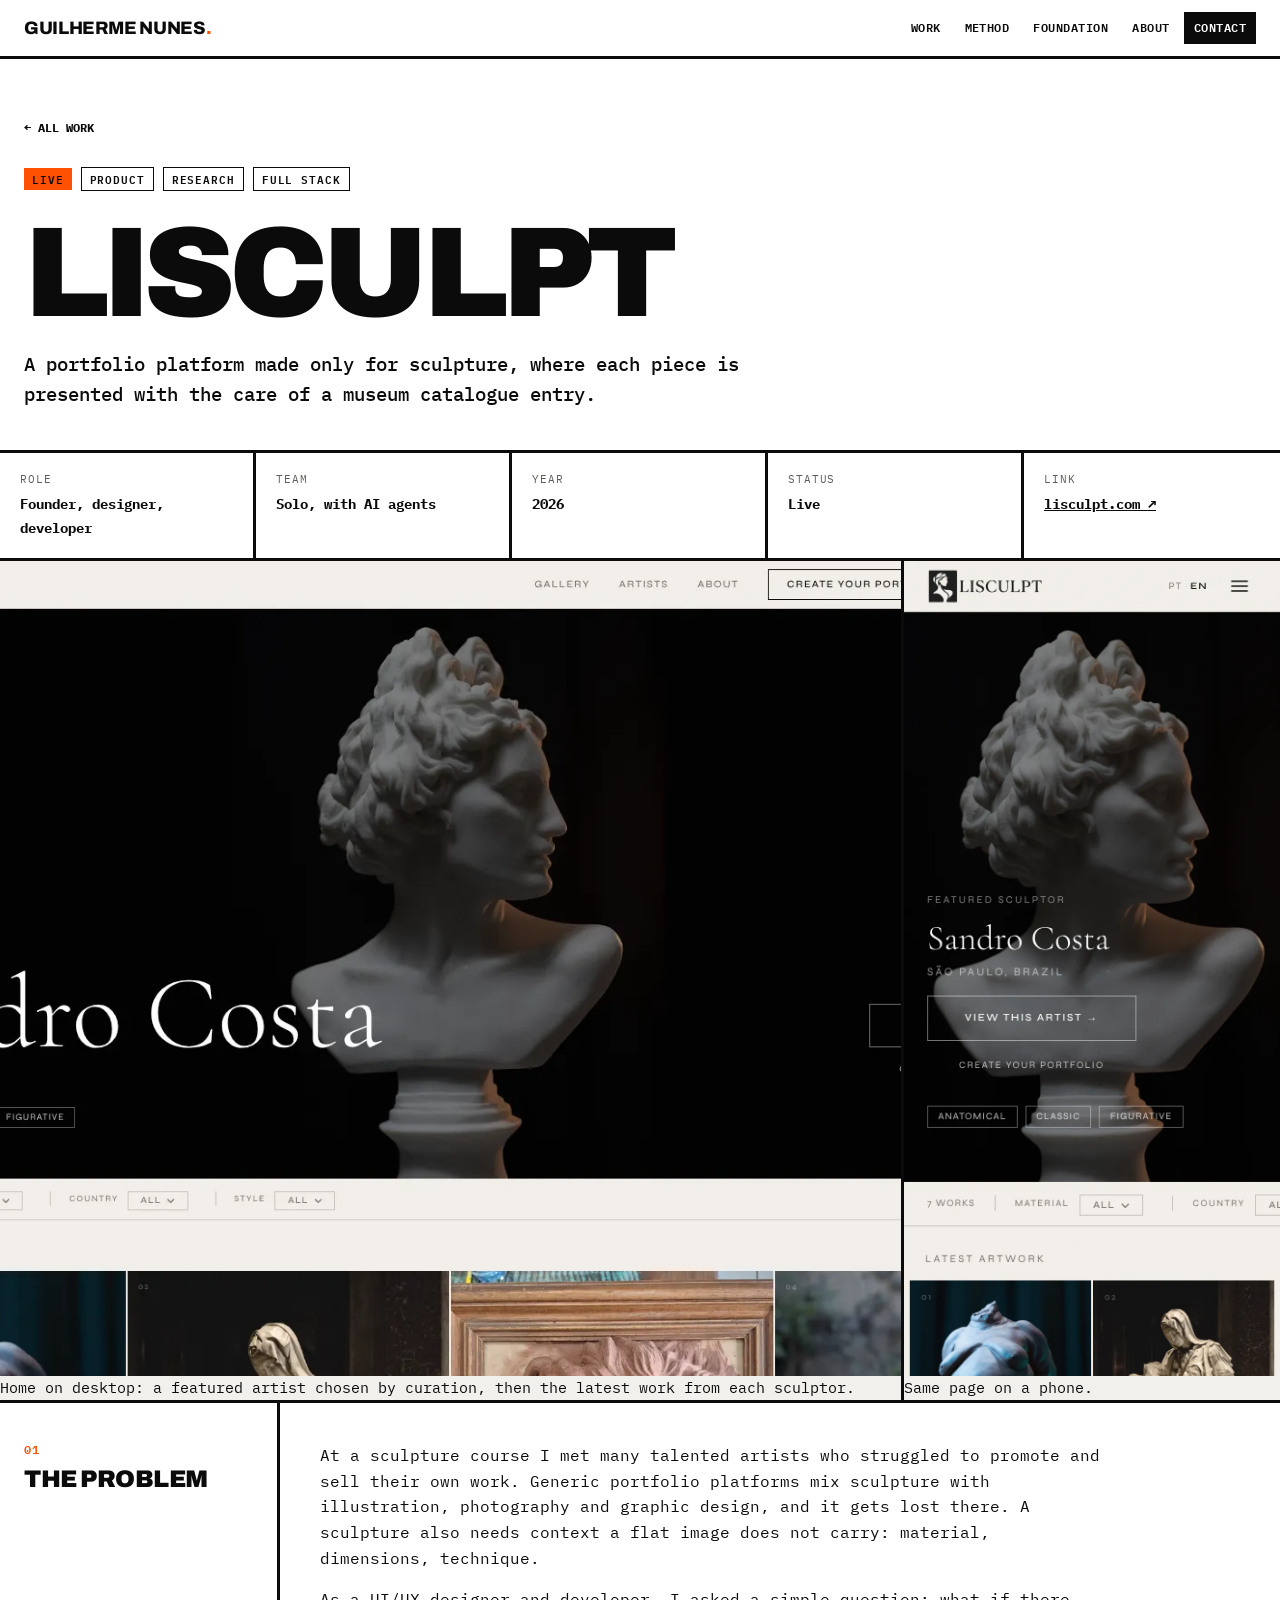
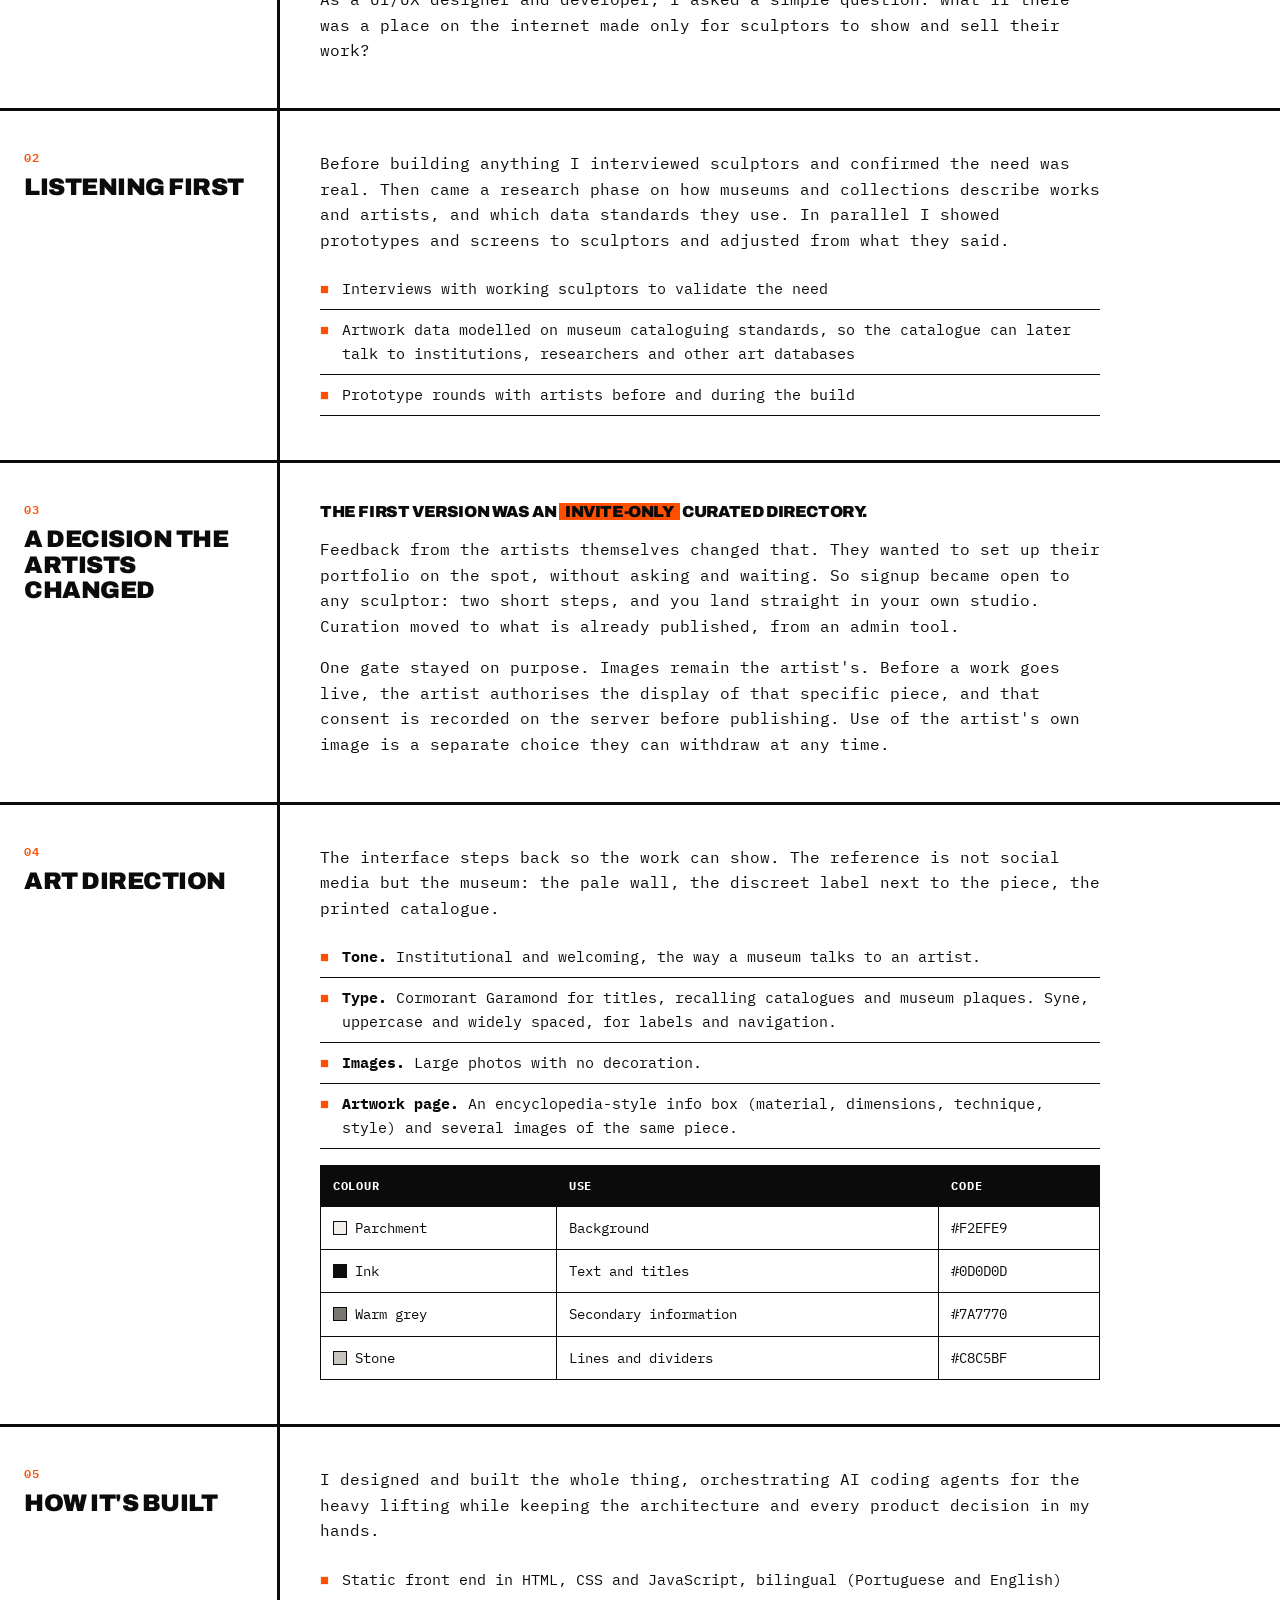
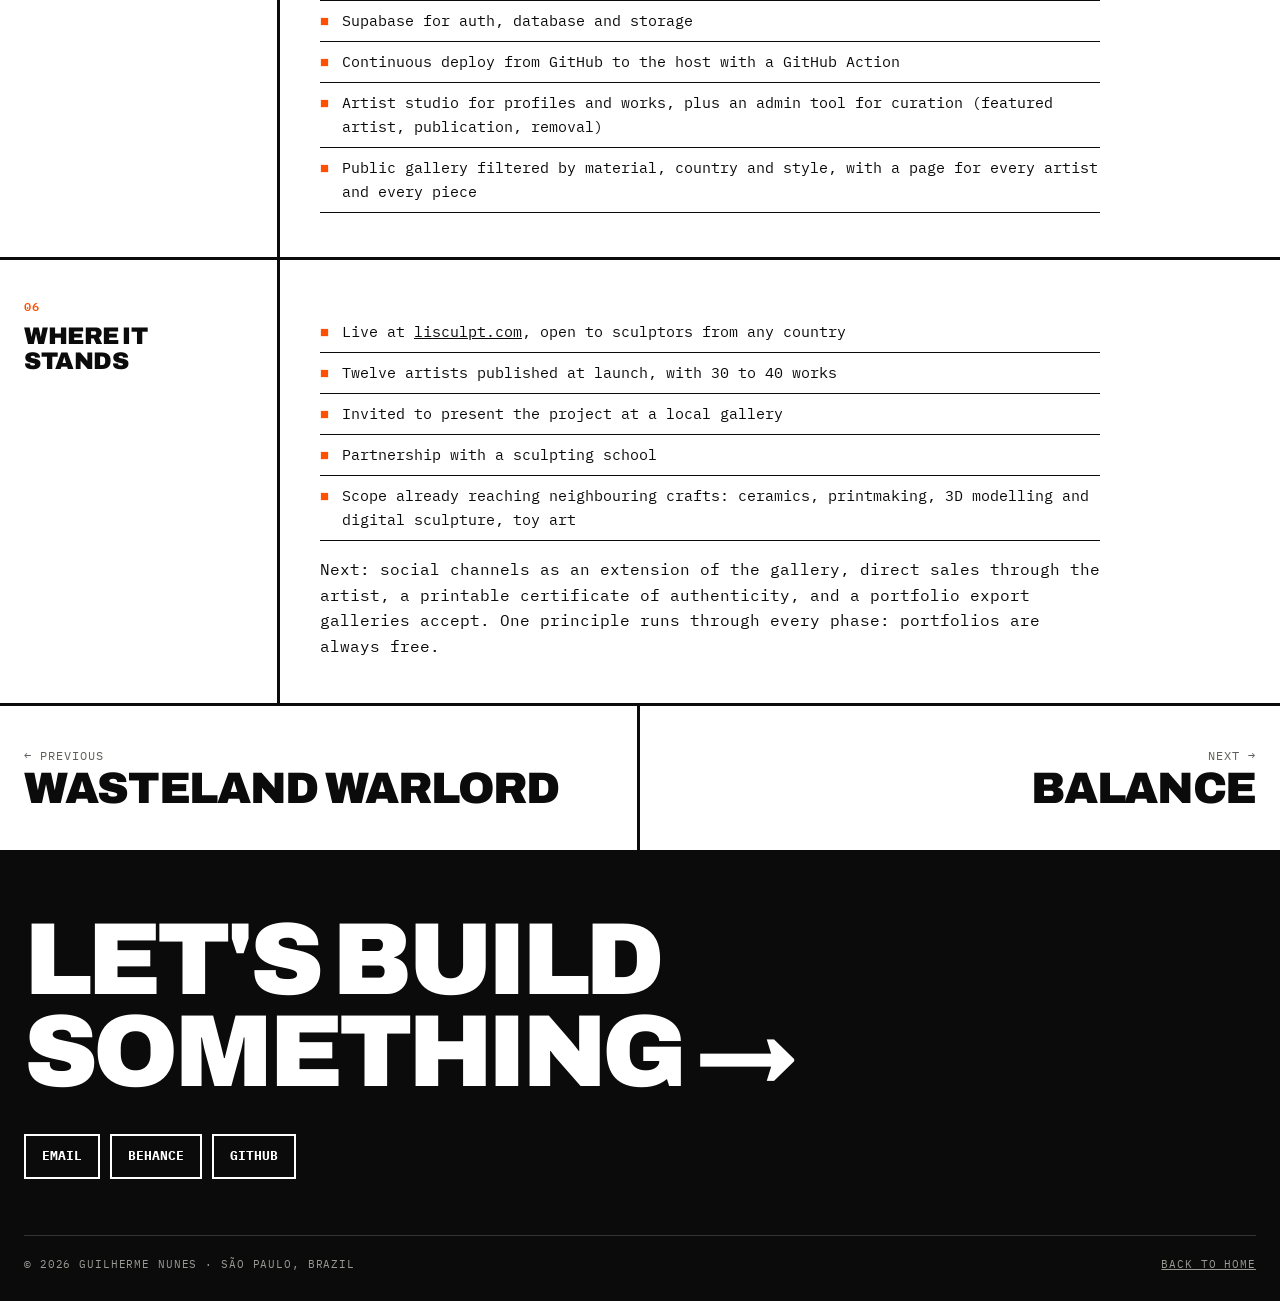
<file: brutalist/work/lisculpt.html>
<!DOCTYPE html>
<html lang="en">
<head>
<meta charset="utf-8">
<meta name="viewport" content="width=device-width, initial-scale=1">
<title>Lisculpt · Guilherme Nunes</title>
<meta name="description" content="Lisculpt: a portfolio platform made only for sculpture. Research, product design and full build by Guilherme Nunes.">
<link rel="icon" href="data:image/svg+xml,<svg xmlns='http://www.w3.org/2000/svg' viewBox='0 0 32 32'><rect width='32' height='32' fill='%230b0b0b'/><rect x='18' y='18' width='10' height='10' fill='%23ff4f00'/></svg>">
<link rel="preconnect" href="https://fonts.googleapis.com">
<link rel="preconnect" href="https://fonts.gstatic.com" crossorigin>
<link href="https://fonts.googleapis.com/css2?family=Archivo:wght@800;900&family=IBM+Plex+Mono:wght@400;500;600;700&display=swap" rel="stylesheet">
<link rel="stylesheet" href="../style.css">
</head>
<body>
<nav class="nav">
  <div class="wrap">
    <a class="brand" href="../">Guilherme Nunes<span>.</span></a>
    <ul>
      <li><a href="../#work">Work</a></li>
      <li><a href="../#method">Method</a></li>
      <li><a href="../#foundation">Foundation</a></li>
      <li><a href="../#about">About</a></li>
      <li><a class="cta" href="../#contact">Contact</a></li>
    </ul>
  </div>
</nav>
<header class="case-hero">
  <div class="wrap">
    <a class="back" href="../#work">← All work</a>
    <div style="margin-top:28px"><span class="tag hot">Live</span> <span class="tag ghost">Product</span> <span class="tag ghost">Research</span> <span class="tag ghost">Full stack</span></div>
    <h1>Lisculpt</h1>
    <p class="sub">A portfolio platform made only for sculpture, where each piece is presented with the care of a museum catalogue entry.</p>
  </div>
  <div class="wrap" style="padding:0">
    <div class="factbar"><div><small>Role</small><strong>Founder, designer, developer</strong></div><div><small>Team</small><strong>Solo, with AI agents</strong></div><div><small>Year</small><strong>2026</strong></div><div><small>Status</small><strong>Live</strong></div><div><small>Link</small><strong><a href="https://lisculpt.com" target="_blank" rel="noopener">lisculpt.com ↗</a></strong></div></div>
  </div>
</header>
<main>
<div class="wrap" style="padding:0"><div class="figs"><figure><img src="../../assets/shots/lisculpt-home.webp" alt="Lisculpt home page on desktop, with a featured sculptor and filters for material, country and style"><figcaption>Home on desktop: a featured artist chosen by curation, then the latest work from each sculptor.</figcaption></figure><figure><img src="../../assets/shots/lisculpt-mobile.webp" alt="Lisculpt home page on a phone"><figcaption>Same page on a phone.</figcaption></figure></div></div>
<section class="wrap" style="padding:0"><div class="block"><h2><small>01</small>The problem</h2><div><p>At a sculpture course I met many talented artists who struggled to promote and sell their own work. Generic portfolio platforms mix sculpture with illustration, photography and graphic design, and it gets lost there. A sculpture also needs context a flat image does not carry: material, dimensions, technique.</p><p>As a UI/UX designer and developer, I asked a simple question: what if there was a place on the internet made only for sculptors to show and sell their work?</p></div></div></section>
<section class="wrap" style="padding:0"><div class="block"><h2><small>02</small>Listening first</h2><div><p>Before building anything I interviewed sculptors and confirmed the need was real. Then came a research phase on how museums and collections describe works and artists, and which data standards they use. In parallel I showed prototypes and screens to sculptors and adjusted from what they said.</p><ul><li>Interviews with working sculptors to validate the need</li><li>Artwork data modelled on museum cataloguing standards, so the catalogue can later talk to institutions, researchers and other art databases</li><li>Prototype rounds with artists before and during the build</li></ul></div></div></section>
<section class="wrap" style="padding:0"><div class="block"><h2><small>03</small>A decision the artists changed</h2><div><p class="pull">The first version was an <em>invite-only</em> curated directory.</p><p>Feedback from the artists themselves changed that. They wanted to set up their portfolio on the spot, without asking and waiting. So signup became open to any sculptor: two short steps, and you land straight in your own studio. Curation moved to what is already published, from an admin tool.</p><p>One gate stayed on purpose. Images remain the artist's. Before a work goes live, the artist authorises the display of that specific piece, and that consent is recorded on the server before publishing. Use of the artist's own image is a separate choice they can withdraw at any time.</p></div></div></section>
<section class="wrap" style="padding:0"><div class="block"><h2><small>04</small>Art direction</h2><div><p>The interface steps back so the work can show. The reference is not social media but the museum: the pale wall, the discreet label next to the piece, the printed catalogue.</p><ul><li><b>Tone.</b> Institutional and welcoming, the way a museum talks to an artist.</li><li><b>Type.</b> Cormorant Garamond for titles, recalling catalogues and museum plaques. Syne, uppercase and widely spaced, for labels and navigation.</li><li><b>Images.</b> Large photos with no decoration.</li><li><b>Artwork page.</b> An encyclopedia-style info box (material, dimensions, technique, style) and several images of the same piece.</li></ul><table><tr><th>Colour</th><th>Use</th><th>Code</th></tr><tr><td><span class="swatch" style="background:#F2EFE9"></span>Parchment</td><td>Background</td><td>#F2EFE9</td></tr><tr><td><span class="swatch" style="background:#0D0D0D"></span>Ink</td><td>Text and titles</td><td>#0D0D0D</td></tr><tr><td><span class="swatch" style="background:#7A7770"></span>Warm grey</td><td>Secondary information</td><td>#7A7770</td></tr><tr><td><span class="swatch" style="background:#C8C5BF"></span>Stone</td><td>Lines and dividers</td><td>#C8C5BF</td></tr></table></div></div></section>
<section class="wrap" style="padding:0"><div class="block"><h2><small>05</small>How it's built</h2><div><p>I designed and built the whole thing, orchestrating AI coding agents for the heavy lifting while keeping the architecture and every product decision in my hands.</p><ul><li>Static front end in HTML, CSS and JavaScript, bilingual (Portuguese and English)</li><li>Supabase for auth, database and storage</li><li>Continuous deploy from GitHub to the host with a GitHub Action</li><li>Artist studio for profiles and works, plus an admin tool for curation (featured artist, publication, removal)</li><li>Public gallery filtered by material, country and style, with a page for every artist and every piece</li></ul></div></div></section>
<section class="wrap" style="padding:0"><div class="block"><h2><small>06</small>Where it stands</h2><div><ul><li>Live at <a href="https://lisculpt.com" target="_blank" rel="noopener">lisculpt.com</a>, open to sculptors from any country</li><li>Twelve artists published at launch, with 30 to 40 works</li><li>Invited to present the project at a local gallery</li><li>Partnership with a sculpting school</li><li>Scope already reaching neighbouring crafts: ceramics, printmaking, 3D modelling and digital sculpture, toy art</li></ul><p>Next: social channels as an extension of the gallery, direct sales through the artist, a printable certificate of authenticity, and a portfolio export galleries accept. One principle runs through every phase: portfolios are always free.</p></div></div></section>
<div class="wrap" style="padding:0"><nav class="next" aria-label="More cases">
  <a href="wasteland-warlord.html"><small>← Previous</small><strong>Wasteland Warlord</strong></a>
  <a href="balance.html"><small>Next →</small><strong>Balance</strong></a>
</nav></div>
</main>
<footer class="foot" id="contact">
  <div class="wrap">
    <p class="big"><a href="mailto:guilnunes@gmail.com">Let's build<br>something →</a></p>
    <div class="links">
      <a href="mailto:guilnunes@gmail.com">Email</a>
      <a href="https://www.behance.net/guilnunes" target="_blank" rel="noopener">Behance</a>
      <a href="https://github.com/guilnunes" target="_blank" rel="noopener">GitHub</a>
    </div>
    <div class="fine"><span>© 2026 Guilherme Nunes · São Paulo, Brazil</span><span><a href="../">Back to home</a></span></div>
  </div>
</footer>
</body>
</html>
</file>
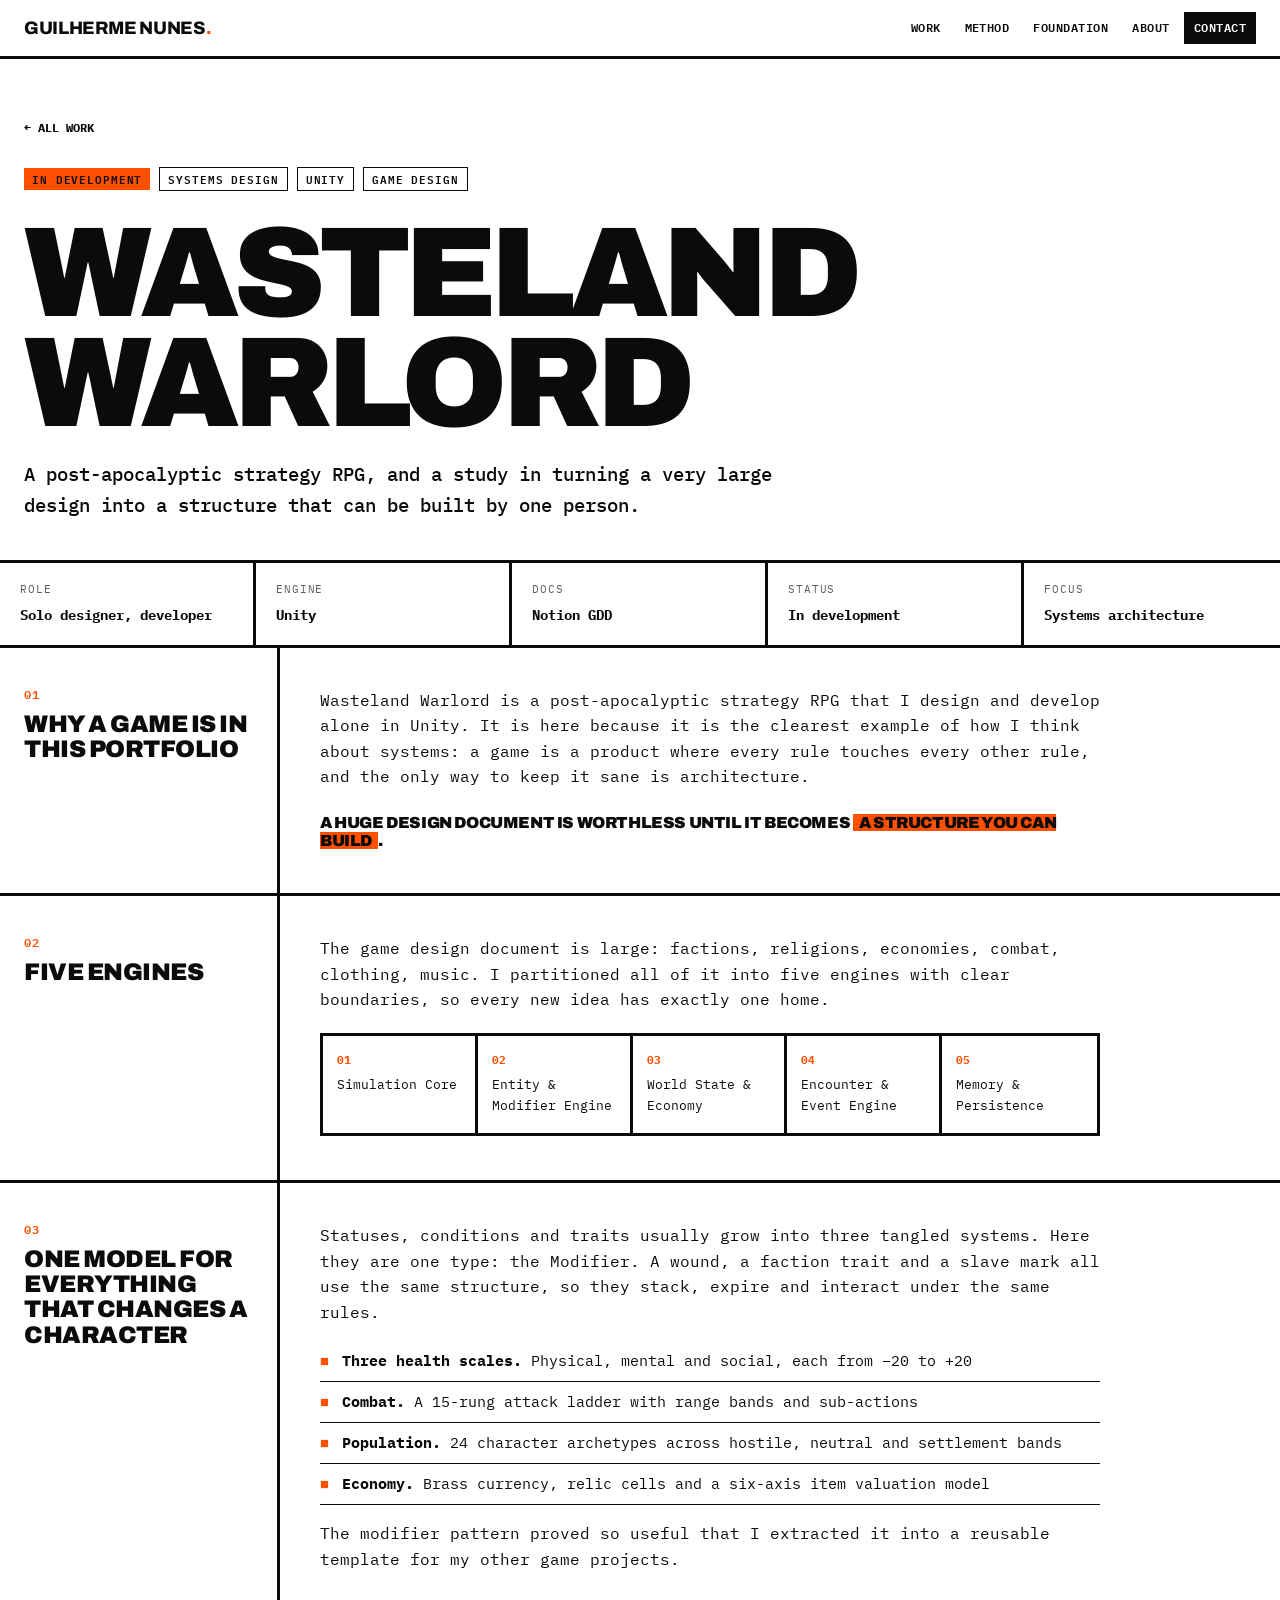
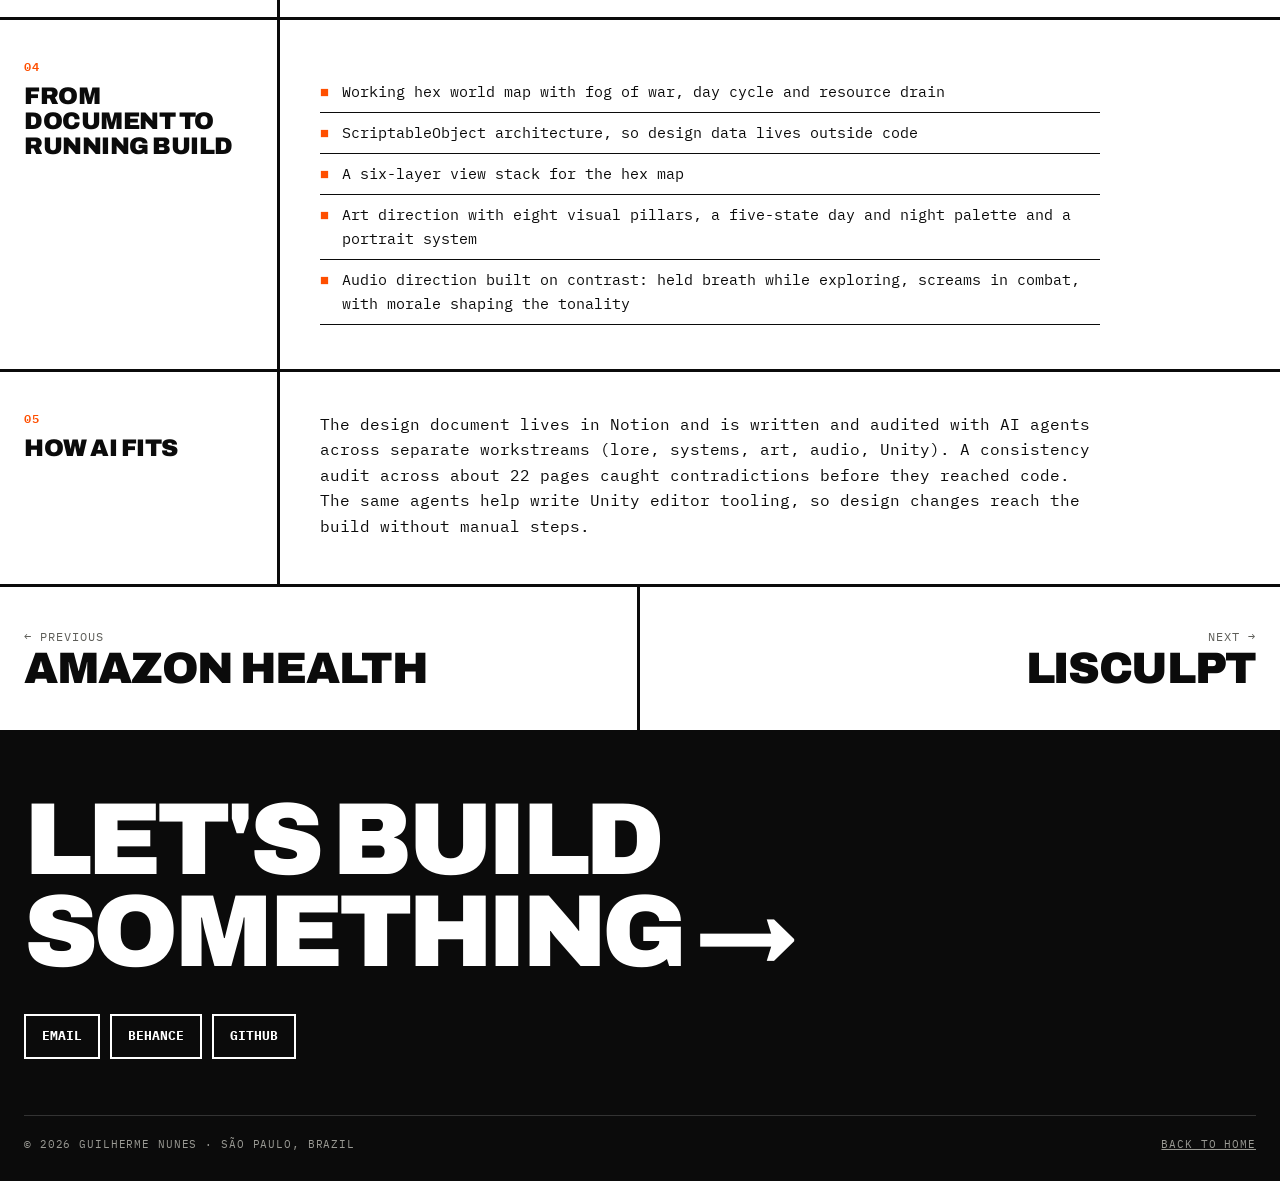
<file: brutalist/work/wasteland-warlord.html>
<!DOCTYPE html>
<html lang="en">
<head>
<meta charset="utf-8">
<meta name="viewport" content="width=device-width, initial-scale=1">
<title>Wasteland Warlord · Guilherme Nunes</title>
<meta name="description" content="Wasteland Warlord: systems architecture for a solo-developed post-apocalyptic RPG in Unity, by Guilherme Nunes.">
<link rel="icon" href="data:image/svg+xml,<svg xmlns='http://www.w3.org/2000/svg' viewBox='0 0 32 32'><rect width='32' height='32' fill='%230b0b0b'/><rect x='18' y='18' width='10' height='10' fill='%23ff4f00'/></svg>">
<link rel="preconnect" href="https://fonts.googleapis.com">
<link rel="preconnect" href="https://fonts.gstatic.com" crossorigin>
<link href="https://fonts.googleapis.com/css2?family=Archivo:wght@800;900&family=IBM+Plex+Mono:wght@400;500;600;700&display=swap" rel="stylesheet">
<link rel="stylesheet" href="../style.css">
</head>
<body>
<nav class="nav">
  <div class="wrap">
    <a class="brand" href="../">Guilherme Nunes<span>.</span></a>
    <ul>
      <li><a href="../#work">Work</a></li>
      <li><a href="../#method">Method</a></li>
      <li><a href="../#foundation">Foundation</a></li>
      <li><a href="../#about">About</a></li>
      <li><a class="cta" href="../#contact">Contact</a></li>
    </ul>
  </div>
</nav>
<header class="case-hero">
  <div class="wrap">
    <a class="back" href="../#work">← All work</a>
    <div style="margin-top:28px"><span class="tag hot">In development</span> <span class="tag ghost">Systems design</span> <span class="tag ghost">Unity</span> <span class="tag ghost">Game design</span></div>
    <h1>Wasteland Warlord</h1>
    <p class="sub">A post-apocalyptic strategy RPG, and a study in turning a very large design into a structure that can be built by one person.</p>
  </div>
  <div class="wrap" style="padding:0">
    <div class="factbar"><div><small>Role</small><strong>Solo designer, developer</strong></div><div><small>Engine</small><strong>Unity</strong></div><div><small>Docs</small><strong>Notion GDD</strong></div><div><small>Status</small><strong>In development</strong></div><div><small>Focus</small><strong>Systems architecture</strong></div></div>
  </div>
</header>
<main>
<section class="wrap" style="padding:0"><div class="block"><h2><small>01</small>Why a game is in this portfolio</h2><div><p>Wasteland Warlord is a post-apocalyptic strategy RPG that I design and develop alone in Unity. It is here because it is the clearest example of how I think about systems: a game is a product where every rule touches every other rule, and the only way to keep it sane is architecture.</p><p class="pull" style="margin-top:24px">A huge design document is worthless until it becomes <em>a structure you can build</em>.</p></div></div></section>
<section class="wrap" style="padding:0"><div class="block"><h2><small>02</small>Five engines</h2><div><p>The game design document is large: factions, religions, economies, combat, clothing, music. I partitioned all of it into five engines with clear boundaries, so every new idea has exactly one home.</p><div class="engines-diagram"><div><b>01</b>Simulation Core</div><div><b>02</b>Entity &amp; Modifier Engine</div><div><b>03</b>World State &amp; Economy</div><div><b>04</b>Encounter &amp; Event Engine</div><div><b>05</b>Memory &amp; Persistence</div></div></div></div></section>
<section class="wrap" style="padding:0"><div class="block"><h2><small>03</small>One model for everything that changes a character</h2><div><p>Statuses, conditions and traits usually grow into three tangled systems. Here they are one type: the Modifier. A wound, a faction trait and a slave mark all use the same structure, so they stack, expire and interact under the same rules.</p><ul><li><b>Three health scales.</b> Physical, mental and social, each from −20 to +20</li><li><b>Combat.</b> A 15-rung attack ladder with range bands and sub-actions</li><li><b>Population.</b> 24 character archetypes across hostile, neutral and settlement bands</li><li><b>Economy.</b> Brass currency, relic cells and a six-axis item valuation model</li></ul><p>The modifier pattern proved so useful that I extracted it into a reusable template for my other game projects.</p></div></div></section>
<section class="wrap" style="padding:0"><div class="block"><h2><small>04</small>From document to running build</h2><div><ul><li>Working hex world map with fog of war, day cycle and resource drain</li><li>ScriptableObject architecture, so design data lives outside code</li><li>A six-layer view stack for the hex map</li><li>Art direction with eight visual pillars, a five-state day and night palette and a portrait system</li><li>Audio direction built on contrast: held breath while exploring, screams in combat, with morale shaping the tonality</li></ul></div></div></section>
<section class="wrap" style="padding:0"><div class="block"><h2><small>05</small>How AI fits</h2><div><p>The design document lives in Notion and is written and audited with AI agents across separate workstreams (lore, systems, art, audio, Unity). A consistency audit across about 22 pages caught contradictions before they reached code. The same agents help write Unity editor tooling, so design changes reach the build without manual steps.</p></div></div></section>
<div class="wrap" style="padding:0"><nav class="next" aria-label="More cases">
  <a href="amazon-health.html"><small>← Previous</small><strong>Amazon health</strong></a>
  <a href="lisculpt.html"><small>Next →</small><strong>Lisculpt</strong></a>
</nav></div>
</main>
<footer class="foot" id="contact">
  <div class="wrap">
    <p class="big"><a href="mailto:guilnunes@gmail.com">Let's build<br>something →</a></p>
    <div class="links">
      <a href="mailto:guilnunes@gmail.com">Email</a>
      <a href="https://www.behance.net/guilnunes" target="_blank" rel="noopener">Behance</a>
      <a href="https://github.com/guilnunes" target="_blank" rel="noopener">GitHub</a>
    </div>
    <div class="fine"><span>© 2026 Guilherme Nunes · São Paulo, Brazil</span><span><a href="../">Back to home</a></span></div>
  </div>
</footer>
</body>
</html>
</file>
<file: assets/style.css>
/* Guilherme Nunes portfolio. Brutalist, static, no build step. */
:root {
  --ink: #0b0b0b;
  --paper: #ffffff;
  --paper-2: #f1f0ec;
  --muted: #5d5d58;
  --accent: #ff4f00;
  --line: 3px solid var(--ink);
  --thin: 1px solid var(--ink);
  --mono: "IBM Plex Mono", ui-monospace, Menlo, monospace;
  --display: "Archivo", "Helvetica Neue", Arial, sans-serif;
  --max: 1280px;
}
* { box-sizing: border-box; margin: 0; padding: 0; }
html { scroll-behavior: smooth; }
body { background: var(--paper); color: var(--ink); font: 15px/1.6 var(--mono); -webkit-font-smoothing: antialiased; }
img { display: block; max-width: 100%; }
a { color: inherit; }
::selection { background: var(--accent); color: var(--ink); }
:focus-visible { outline: 3px solid var(--accent); outline-offset: 2px; }

.wrap { max-width: var(--max); margin: 0 auto; padding: 0 24px; }

/* NAV */
.nav { position: sticky; top: 0; z-index: 10; background: var(--paper); border-bottom: var(--line); }
.nav .wrap { display: flex; align-items: center; justify-content: space-between; height: 56px; gap: 16px; }
.brand { font: 800 18px/1 var(--display); letter-spacing: -0.02em; text-decoration: none; text-transform: uppercase; }
.brand span { color: var(--accent); }
.nav ul { display: flex; list-style: none; gap: 4px; }
.nav ul a { display: block; padding: 6px 10px; font-size: 12px; font-weight: 600; text-transform: uppercase; text-decoration: none; letter-spacing: 0.04em; }
.nav ul a:hover { background: var(--ink); color: var(--paper); }
.nav .cta { background: var(--ink); color: var(--paper); }
.nav .cta:hover { background: var(--accent) !important; color: var(--ink) !important; }

/* LABELS */
.tag { display: inline-block; font-size: 11px; font-weight: 600; text-transform: uppercase; letter-spacing: 0.08em; padding: 2px 8px; background: var(--ink); color: var(--paper); }
.tag.hot { background: var(--accent); color: var(--ink); }
.tag.ghost { background: transparent; color: var(--ink); border: var(--thin); }
.idx { font-size: 12px; font-weight: 600; letter-spacing: 0.08em; color: var(--muted); text-transform: uppercase; }

/* HERO */
.hero { border-bottom: var(--line); }
.hero .wrap { display: grid; grid-template-columns: 1fr 340px; }
.hero-main { padding: 72px 40px 56px 0; border-right: var(--line); }
.hero h1 { font: 900 clamp(48px, 9vw, 128px)/0.88 var(--display); letter-spacing: -0.045em; text-transform: uppercase; margin: 20px 0 28px; }
.hero h1 em { font-style: normal; color: var(--accent); }
.hero .lede { font-size: 19px; line-height: 1.5; max-width: 640px; font-weight: 500; }
.hero-actions { display: flex; flex-wrap: wrap; gap: 12px; margin-top: 36px; }
.btn { display: inline-flex; align-items: center; gap: 10px; padding: 14px 22px; font: 700 14px/1 var(--mono); text-transform: uppercase; letter-spacing: 0.04em; text-decoration: none; border: var(--line); background: var(--paper); box-shadow: 5px 5px 0 var(--ink); transition: transform .12s, box-shadow .12s; }
.btn:hover { transform: translate(5px, 5px); box-shadow: 0 0 0 var(--ink); }
.btn.solid { background: var(--ink); color: var(--paper); }
.btn.hot { background: var(--accent); }
.hero-side { padding: 72px 0 40px 32px; display: flex; flex-direction: column; justify-content: space-between; gap: 32px; }
.facts { list-style: none; font-size: 13px; }
.facts li { display: flex; justify-content: space-between; gap: 12px; padding: 9px 0; border-bottom: var(--thin); }
.facts li span:first-child { color: var(--muted); text-transform: uppercase; font-size: 11px; letter-spacing: 0.08em; padding-top: 2px; }
.facts li span:last-child { text-align: right; font-weight: 600; }
.status { display: flex; align-items: center; gap: 10px; font-size: 12px; font-weight: 700; text-transform: uppercase; letter-spacing: 0.06em; border: var(--line); padding: 12px 14px; }
.status i { width: 10px; height: 10px; background: var(--accent); border-radius: 50%; animation: blink 1.6s steps(2) infinite; }
@keyframes blink { 50% { opacity: .2; } }
@media (prefers-reduced-motion: reduce) { .status i { animation: none; } .btn { transition: none; } }

/* SECTION HEAD */
.section { padding: 72px 0; border-bottom: var(--line); }
.section-head { display: flex; align-items: baseline; gap: 16px; margin-bottom: 40px; }
.section-head h2 { font: 900 clamp(32px, 5vw, 56px)/1 var(--display); letter-spacing: -0.035em; text-transform: uppercase; white-space: nowrap; }
.section-head .rule { flex: 1; height: 3px; background: var(--ink); align-self: center; }
.section-head p { max-width: 360px; font-size: 13px; color: var(--muted); }

/* FEATURED CASES */
.cases { display: grid; grid-template-columns: 1fr 1fr; border: var(--line); }
.case { display: flex; flex-direction: column; text-decoration: none; background: var(--paper); border-right: var(--line); border-bottom: var(--line); }
.case:nth-child(2n) { border-right: 0; }
.case:nth-last-child(-n+2) { border-bottom: 0; }
.case.wide { grid-column: 1 / -1; display: grid; grid-template-columns: 1.35fr 1fr; border-right: 0; border-bottom: var(--line); }
.case .shot { position: relative; aspect-ratio: 16 / 10; overflow: hidden; border-bottom: var(--line); background: var(--paper-2); }
.case.wide .shot { aspect-ratio: auto; min-height: 420px; border-bottom: 0; border-right: var(--line); }
.case .shot img { width: 100%; height: 100%; object-fit: cover; object-position: top; filter: grayscale(1) contrast(1.05); transition: filter .25s; }
.case:hover .shot img { filter: none; }
.case .shot .tag { position: absolute; top: 14px; left: 14px; }
.case .body { padding: 28px; display: flex; flex-direction: column; gap: 14px; flex: 1; }
.case h3 { font: 900 clamp(26px, 3vw, 40px)/1 var(--display); letter-spacing: -0.03em; text-transform: uppercase; }
.case .role { font-size: 12px; font-weight: 700; text-transform: uppercase; letter-spacing: 0.06em; color: var(--accent); }
.case p { font-size: 14px; }
.case .meta { display: flex; flex-wrap: wrap; gap: 6px; margin-top: auto; padding-top: 8px; }
.case .go { font-size: 13px; font-weight: 700; text-transform: uppercase; }
.case:hover .go { text-decoration: underline; text-decoration-color: var(--accent); text-decoration-thickness: 3px; text-underline-offset: 4px; }
.case.dark { background: var(--ink); color: var(--paper); }
.case.dark .tag.ghost { color: var(--paper); border-color: var(--paper); }
.case .placeholder { display: grid; place-items: center; height: 100%; font: 900 clamp(40px, 6vw, 88px)/0.9 var(--display); text-transform: uppercase; letter-spacing: -0.04em; color: var(--paper); background: var(--ink); padding: 24px; text-align: center; }
.case .placeholder.engines { padding: 56px 24px 24px; font: 600 12px/1.5 var(--mono); letter-spacing: 0; text-align: left; place-items: stretch; background: var(--paper-2); color: var(--ink); }

/* METHOD */
.method { display: grid; grid-template-columns: repeat(4, 1fr); border: var(--line); }
.step { padding: 28px 24px; border-right: var(--line); }
.step:last-child { border-right: 0; }
.step b { display: block; font: 900 44px/1 var(--display); color: var(--accent); margin-bottom: 18px; }
.step h4 { font-size: 15px; text-transform: uppercase; letter-spacing: 0.04em; margin-bottom: 8px; }
.step p { font-size: 13px; color: var(--muted); }

/* FOUNDATION GRID */
.grid { display: grid; grid-template-columns: repeat(4, 1fr); gap: 0; border-top: var(--line); border-left: var(--line); }
.tile { text-decoration: none; border-right: var(--line); border-bottom: var(--line); display: flex; flex-direction: column; }
.tile .img { aspect-ratio: 4 / 3; overflow: hidden; border-bottom: var(--thin); }
.tile img { width: 100%; height: 100%; object-fit: cover; filter: grayscale(1); transition: filter .2s, transform .3s; }
.tile:hover img { filter: none; transform: scale(1.03); }
.tile .cap { padding: 14px 16px 18px; }
.tile .cap small { display: block; font-size: 11px; color: var(--muted); text-transform: uppercase; letter-spacing: 0.06em; margin-bottom: 4px; }
.tile .cap strong { font-size: 14px; line-height: 1.35; display: block; }
.tile:hover .cap { background: var(--accent); }
.tile:hover .cap small { color: var(--ink); }

/* ABOUT */
.about { display: grid; grid-template-columns: 380px 1fr; border: var(--line); }
.about .left { background: var(--accent); padding: 36px; border-right: var(--line); }
.about .left h2 { font: 900 clamp(36px, 5vw, 60px)/0.9 var(--display); text-transform: uppercase; letter-spacing: -0.04em; }
.about .left p { margin-top: 28px; font-weight: 700; font-size: 15px; }
.about .right { padding: 36px; display: grid; grid-template-columns: 1fr 1fr; gap: 36px; }
.about .right p + p { margin-top: 14px; }
.list { list-style: none; }
.list li { padding: 8px 0; border-bottom: var(--thin); font-size: 14px; }
.list li:before { content: "■ "; color: var(--accent); }

/* FOOTER */
.foot { background: var(--ink); color: var(--paper); padding: 64px 0 28px; }
.foot .big { font: 900 clamp(40px, 8vw, 112px)/0.9 var(--display); letter-spacing: -0.045em; text-transform: uppercase; }
.foot .big a { text-decoration: none; }
.foot .big a:hover { color: var(--accent); }
.foot .links { display: flex; flex-wrap: wrap; gap: 10px; margin: 36px 0 56px; }
.foot .links a { border: 2px solid var(--paper); padding: 10px 16px; text-decoration: none; font-size: 13px; font-weight: 700; text-transform: uppercase; }
.foot .links a:hover { background: var(--accent); border-color: var(--accent); color: var(--ink); }
.foot .fine { display: flex; justify-content: space-between; flex-wrap: wrap; gap: 12px; font-size: 11px; color: #9a9a94; text-transform: uppercase; letter-spacing: 0.08em; border-top: 1px solid #333; padding-top: 20px; }

/* CASE PAGE */
.case-hero { border-bottom: var(--line); padding: 56px 0 0; }
.case-hero .back { font-size: 12px; font-weight: 700; text-transform: uppercase; text-decoration: none; }
.case-hero .back:hover { color: var(--accent); }
.case-hero h1 { font: 900 clamp(48px, 10vw, 140px)/0.86 var(--display); letter-spacing: -0.05em; text-transform: uppercase; margin: 28px 0 20px; }
.case-hero .sub { font-size: 19px; font-weight: 500; max-width: 760px; margin-bottom: 40px; }
.factbar { display: grid; grid-template-columns: repeat(5, 1fr); border-top: var(--line); }
.factbar div { padding: 18px 20px; border-right: var(--line); }
.factbar div:last-child { border-right: 0; }
.factbar small { display: block; font-size: 11px; color: var(--muted); text-transform: uppercase; letter-spacing: 0.08em; margin-bottom: 4px; }
.factbar strong { font-size: 14px; }
.figure { border-bottom: var(--line); background: var(--paper-2); }
.figure img { width: 100%; }
.figure figcaption, .cap-line { font-size: 12px; padding: 10px 24px; border-top: var(--thin); background: var(--paper); color: var(--muted); }
.figs { display: grid; grid-template-columns: 2.4fr 1fr; border-bottom: var(--line); }
.figs > figure { border-right: var(--line); background: var(--paper-2); display: flex; flex-direction: column; }
.figs > figure:last-child { border-right: 0; }
.figs img { width: 100%; flex: 1; object-fit: cover; object-position: top; }
.block { display: grid; grid-template-columns: 280px 1fr; border-bottom: var(--line); }
.block > h2 { padding: 40px 24px; border-right: var(--line); font: 900 24px/1.05 var(--display); text-transform: uppercase; letter-spacing: -0.02em; }
.block > h2 small { display: block; font: 600 12px/1 var(--mono); color: var(--accent); letter-spacing: 0.08em; margin-bottom: 12px; }
.block > div { padding: 40px 40px 44px; max-width: 860px; }
.block p { font-size: 16px; }
.block p + p, .block p + ul, .block ul + p, .block table + p { margin-top: 16px; }
.block ul { list-style: none; margin-top: 12px; }
.block ul li { padding: 8px 0 8px 22px; border-bottom: var(--thin); position: relative; }
.block ul li:before { content: "■"; color: var(--accent); position: absolute; left: 0; }
.block table { border-collapse: collapse; width: 100%; margin-top: 16px; font-size: 14px; }
.block th, .block td { border: var(--thin); padding: 10px 12px; text-align: left; vertical-align: top; }
.block th { background: var(--ink); color: var(--paper); font-size: 12px; text-transform: uppercase; letter-spacing: 0.06em; }
.swatch { display: inline-block; width: 14px; height: 14px; border: var(--thin); vertical-align: -2px; margin-right: 8px; }
.pull { font: 900 clamp(26px, 3.4vw, 40px)/1.1 var(--display); letter-spacing: -0.025em; text-transform: uppercase; }
.pull em { font-style: normal; background: var(--accent); padding: 0 6px; }
.engines-diagram { display: grid; grid-template-columns: repeat(5, 1fr); gap: 0; border: var(--line); margin-top: 20px; }
.engines-diagram div { padding: 16px 14px; border-right: var(--line); font-size: 13px; }
.engines-diagram div:last-child { border-right: 0; }
.engines-diagram b { display: block; font-size: 11px; color: var(--accent); margin-bottom: 6px; }
.next { display: grid; grid-template-columns: 1fr 1fr; }
.next a { padding: 40px 24px; text-decoration: none; border-right: var(--line); }
.next a:last-child { border-right: 0; text-align: right; }
.next a:hover { background: var(--accent); }
.next small { display: block; font-size: 12px; text-transform: uppercase; letter-spacing: 0.08em; color: var(--muted); }
.next strong { font: 900 clamp(24px, 4vw, 44px)/1 var(--display); text-transform: uppercase; letter-spacing: -0.03em; }
.notice { border: var(--line); padding: 20px 24px; background: var(--paper-2); font-size: 14px; }
.notice b { text-transform: uppercase; }

/* RESPONSIVE */
@media (max-width: 1000px) {
  .hero .wrap { grid-template-columns: 1fr; }
  .hero-main { border-right: 0; border-bottom: var(--line); padding: 48px 0 40px; }
  .hero-side { padding: 28px 0 36px; }
  .grid { grid-template-columns: repeat(2, 1fr); }
  .method { grid-template-columns: 1fr 1fr; }
  .step:nth-child(2) { border-right: 0; }
  .step:nth-child(-n+2) { border-bottom: var(--line); }
  .about { grid-template-columns: 1fr; }
  .about .left { border-right: 0; border-bottom: var(--line); }
  .factbar { grid-template-columns: repeat(2, 1fr); }
  .factbar div { border-bottom: var(--line); }
  .factbar div:nth-child(2n) { border-right: 0; }
  .block { grid-template-columns: 1fr; }
  .block > h2 { border-right: 0; border-bottom: var(--thin); padding: 28px 24px 18px; }
  .block > div { padding: 24px 24px 36px; }
  .engines-diagram { grid-template-columns: 1fr; }
  .engines-diagram div { border-right: 0; border-bottom: var(--line); }
  .engines-diagram div:last-child { border-bottom: 0; }
}
@media (max-width: 760px) {
  body { font-size: 14px; }
  .wrap { padding: 0 16px; }
  .nav ul li:not(:last-child) { display: none; }
  .cases { grid-template-columns: 1fr; }
  .case, .case:nth-child(2n) { border-right: 0; border-bottom: var(--line); }
  .case:last-child { border-bottom: 0; }
  .case.wide { grid-template-columns: 1fr; }
  .case.wide .shot { min-height: 0; aspect-ratio: 16 / 10; border-right: 0; border-bottom: var(--line); }
  .section { padding: 48px 0; }
  .section-head { flex-wrap: wrap; }
  .section-head .rule { display: none; }
  .section-head h2 { white-space: normal; }
  .method { grid-template-columns: 1fr; }
  .step { border-right: 0 !important; border-bottom: var(--line); }
  .step:last-child { border-bottom: 0; }
  .about .right { grid-template-columns: 1fr; padding: 24px; }
  .about .left { padding: 24px; }
  .figs { grid-template-columns: 1fr; }
  .figs > figure { border-right: 0; border-bottom: var(--line); }
  .figs > figure:last-child { border-bottom: 0; }
  .next { grid-template-columns: 1fr; }
  .next a { border-right: 0; border-bottom: var(--line); }
  .next a:last-child { text-align: left; border-bottom: 0; }
  .block table { font-size: 12px; }
}
@media (max-width: 460px) {
  .grid { grid-template-columns: 1fr; }
  .factbar { grid-template-columns: 1fr; }
  .factbar div { border-right: 0 !important; }
}
</file>
<file: brutalist/style.css>
/* Guilherme Nunes portfolio. Brutalist, static, no build step. */
:root {
  --ink: #0b0b0b;
  --paper: #ffffff;
  --paper-2: #f1f0ec;
  --muted: #5d5d58;
  --accent: #ff4f00;
  --line: 3px solid var(--ink);
  --thin: 1px solid var(--ink);
  --mono: "IBM Plex Mono", ui-monospace, Menlo, monospace;
  --display: "Archivo", "Helvetica Neue", Arial, sans-serif;
  --max: 1280px;
}
* { box-sizing: border-box; margin: 0; padding: 0; }
html { scroll-behavior: smooth; }
body { background: var(--paper); color: var(--ink); font: 15px/1.6 var(--mono); -webkit-font-smoothing: antialiased; }
img { display: block; max-width: 100%; }
a { color: inherit; }
::selection { background: var(--accent); color: var(--ink); }
:focus-visible { outline: 3px solid var(--accent); outline-offset: 2px; }

.wrap { max-width: var(--max); margin: 0 auto; padding: 0 24px; }

/* NAV */
.nav { position: sticky; top: 0; z-index: 10; background: var(--paper); border-bottom: var(--line); }
.nav .wrap { display: flex; align-items: center; justify-content: space-between; height: 56px; gap: 16px; }
.brand { font: 800 18px/1 var(--display); letter-spacing: -0.02em; text-decoration: none; text-transform: uppercase; }
.brand span { color: var(--accent); }
.nav ul { display: flex; list-style: none; gap: 4px; }
.nav ul a { display: block; padding: 6px 10px; font-size: 12px; font-weight: 600; text-transform: uppercase; text-decoration: none; letter-spacing: 0.04em; }
.nav ul a:hover { background: var(--ink); color: var(--paper); }
.nav .cta { background: var(--ink); color: var(--paper); }
.nav .cta:hover { background: var(--accent) !important; color: var(--ink) !important; }

/* LABELS */
.tag { display: inline-block; font-size: 11px; font-weight: 600; text-transform: uppercase; letter-spacing: 0.08em; padding: 2px 8px; background: var(--ink); color: var(--paper); }
.tag.hot { background: var(--accent); color: var(--ink); }
.tag.ghost { background: transparent; color: var(--ink); border: var(--thin); }
.idx { font-size: 12px; font-weight: 600; letter-spacing: 0.08em; color: var(--muted); text-transform: uppercase; }

/* HERO */
.hero { border-bottom: var(--line); }
.hero .wrap { display: grid; grid-template-columns: 1fr 340px; }
.hero-main { padding: 72px 40px 56px 0; border-right: var(--line); }
.hero h1 { font: 900 clamp(48px, 9vw, 128px)/0.88 var(--display); letter-spacing: -0.045em; text-transform: uppercase; margin: 20px 0 28px; }
.hero h1 em { font-style: normal; color: var(--accent); }
.hero .lede { font-size: 19px; line-height: 1.5; max-width: 640px; font-weight: 500; }
.hero-actions { display: flex; flex-wrap: wrap; gap: 12px; margin-top: 36px; }
.btn { display: inline-flex; align-items: center; gap: 10px; padding: 14px 22px; font: 700 14px/1 var(--mono); text-transform: uppercase; letter-spacing: 0.04em; text-decoration: none; border: var(--line); background: var(--paper); box-shadow: 5px 5px 0 var(--ink); transition: transform .12s, box-shadow .12s; }
.btn:hover { transform: translate(5px, 5px); box-shadow: 0 0 0 var(--ink); }
.btn.solid { background: var(--ink); color: var(--paper); }
.btn.hot { background: var(--accent); }
.hero-side { padding: 72px 0 40px 32px; display: flex; flex-direction: column; justify-content: space-between; gap: 32px; }
.facts { list-style: none; font-size: 13px; }
.facts li { display: flex; justify-content: space-between; gap: 12px; padding: 9px 0; border-bottom: var(--thin); }
.facts li span:first-child { color: var(--muted); text-transform: uppercase; font-size: 11px; letter-spacing: 0.08em; padding-top: 2px; }
.facts li span:last-child { text-align: right; font-weight: 600; }
.status { display: flex; align-items: center; gap: 10px; font-size: 12px; font-weight: 700; text-transform: uppercase; letter-spacing: 0.06em; border: var(--line); padding: 12px 14px; }
.status i { width: 10px; height: 10px; background: var(--accent); border-radius: 50%; animation: blink 1.6s steps(2) infinite; }
@keyframes blink { 50% { opacity: .2; } }
@media (prefers-reduced-motion: reduce) { .status i { animation: none; } .btn { transition: none; } }

/* SECTION HEAD */
.section { padding: 72px 0; border-bottom: var(--line); }
.section-head { display: flex; align-items: baseline; gap: 16px; margin-bottom: 40px; }
.section-head h2 { font: 900 clamp(32px, 5vw, 56px)/1 var(--display); letter-spacing: -0.035em; text-transform: uppercase; white-space: nowrap; }
.section-head .rule { flex: 1; height: 3px; background: var(--ink); align-self: center; }
.section-head p { max-width: 360px; font-size: 13px; color: var(--muted); }

/* FEATURED CASES */
.cases { display: grid; grid-template-columns: 1fr 1fr; border: var(--line); }
.case { display: flex; flex-direction: column; text-decoration: none; background: var(--paper); border-right: var(--line); border-bottom: var(--line); }
.case:nth-child(2n) { border-right: 0; }
.case:nth-last-child(-n+2) { border-bottom: 0; }
.case.wide { grid-column: 1 / -1; display: grid; grid-template-columns: 1.35fr 1fr; border-right: 0; border-bottom: var(--line); }
.case .shot { position: relative; aspect-ratio: 16 / 10; overflow: hidden; border-bottom: var(--line); background: var(--paper-2); }
.case.wide .shot { aspect-ratio: auto; min-height: 420px; border-bottom: 0; border-right: var(--line); }
.case .shot img { width: 100%; height: 100%; object-fit: cover; object-position: top; filter: grayscale(1) contrast(1.05); transition: filter .25s; }
.case:hover .shot img { filter: none; }
.case .shot .tag { position: absolute; top: 14px; left: 14px; }
.case .body { padding: 28px; display: flex; flex-direction: column; gap: 14px; flex: 1; }
.case h3 { font: 900 clamp(26px, 3vw, 40px)/1 var(--display); letter-spacing: -0.03em; text-transform: uppercase; }
.case .role { font-size: 12px; font-weight: 700; text-transform: uppercase; letter-spacing: 0.06em; color: var(--accent); }
.case p { font-size: 14px; }
.case .meta { display: flex; flex-wrap: wrap; gap: 6px; margin-top: auto; padding-top: 8px; }
.case .go { font-size: 13px; font-weight: 700; text-transform: uppercase; }
.case:hover .go { text-decoration: underline; text-decoration-color: var(--accent); text-decoration-thickness: 3px; text-underline-offset: 4px; }
.case.dark { background: var(--ink); color: var(--paper); }
.case.dark .tag.ghost { color: var(--paper); border-color: var(--paper); }
.case .placeholder { display: grid; place-items: center; height: 100%; font: 900 clamp(40px, 6vw, 88px)/0.9 var(--display); text-transform: uppercase; letter-spacing: -0.04em; color: var(--paper); background: var(--ink); padding: 24px; text-align: center; }
.case .placeholder.engines { padding: 56px 24px 24px; font: 600 12px/1.5 var(--mono); letter-spacing: 0; text-align: left; place-items: stretch; background: var(--paper-2); color: var(--ink); }

/* METHOD */
.method { display: grid; grid-template-columns: repeat(4, 1fr); border: var(--line); }
.step { padding: 28px 24px; border-right: var(--line); }
.step:last-child { border-right: 0; }
.step b { display: block; font: 900 44px/1 var(--display); color: var(--accent); margin-bottom: 18px; }
.step h4 { font-size: 15px; text-transform: uppercase; letter-spacing: 0.04em; margin-bottom: 8px; }
.step p { font-size: 13px; color: var(--muted); }

/* FOUNDATION GRID */
.grid { display: grid; grid-template-columns: repeat(4, 1fr); gap: 0; border-top: var(--line); border-left: var(--line); }
.tile { text-decoration: none; border-right: var(--line); border-bottom: var(--line); display: flex; flex-direction: column; }
.tile .img { aspect-ratio: 4 / 3; overflow: hidden; border-bottom: var(--thin); }
.tile img { width: 100%; height: 100%; object-fit: cover; filter: grayscale(1); transition: filter .2s, transform .3s; }
.tile:hover img { filter: none; transform: scale(1.03); }
.tile .cap { padding: 14px 16px 18px; }
.tile .cap small { display: block; font-size: 11px; color: var(--muted); text-transform: uppercase; letter-spacing: 0.06em; margin-bottom: 4px; }
.tile .cap strong { font-size: 14px; line-height: 1.35; display: block; }
.tile:hover .cap { background: var(--accent); }
.tile:hover .cap small { color: var(--ink); }

/* ABOUT */
.about { display: grid; grid-template-columns: 380px 1fr; border: var(--line); }
.about .left { background: var(--accent); padding: 36px; border-right: var(--line); }
.about .left h2 { font: 900 clamp(36px, 5vw, 60px)/0.9 var(--display); text-transform: uppercase; letter-spacing: -0.04em; }
.about .left p { margin-top: 28px; font-weight: 700; font-size: 15px; }
.about .right { padding: 36px; display: grid; grid-template-columns: 1fr 1fr; gap: 36px; }
.about .right p + p { margin-top: 14px; }
.list { list-style: none; }
.list li { padding: 8px 0; border-bottom: var(--thin); font-size: 14px; }
.list li:before { content: "■ "; color: var(--accent); }

/* FOOTER */
.foot { background: var(--ink); color: var(--paper); padding: 64px 0 28px; }
.foot .big { font: 900 clamp(40px, 8vw, 112px)/0.9 var(--display); letter-spacing: -0.045em; text-transform: uppercase; }
.foot .big a { text-decoration: none; }
.foot .big a:hover { color: var(--accent); }
.foot .links { display: flex; flex-wrap: wrap; gap: 10px; margin: 36px 0 56px; }
.foot .links a { border: 2px solid var(--paper); padding: 10px 16px; text-decoration: none; font-size: 13px; font-weight: 700; text-transform: uppercase; }
.foot .links a:hover { background: var(--accent); border-color: var(--accent); color: var(--ink); }
.foot .fine { display: flex; justify-content: space-between; flex-wrap: wrap; gap: 12px; font-size: 11px; color: #9a9a94; text-transform: uppercase; letter-spacing: 0.08em; border-top: 1px solid #333; padding-top: 20px; }

/* CASE PAGE */
.case-hero { border-bottom: var(--line); padding: 56px 0 0; }
.case-hero .back { font-size: 12px; font-weight: 700; text-transform: uppercase; text-decoration: none; }
.case-hero .back:hover { color: var(--accent); }
.case-hero h1 { font: 900 clamp(48px, 10vw, 140px)/0.86 var(--display); letter-spacing: -0.05em; text-transform: uppercase; margin: 28px 0 20px; }
.case-hero .sub { font-size: 19px; font-weight: 500; max-width: 760px; margin-bottom: 40px; }
.factbar { display: grid; grid-template-columns: repeat(5, 1fr); border-top: var(--line); }
.factbar div { padding: 18px 20px; border-right: var(--line); }
.factbar div:last-child { border-right: 0; }
.factbar small { display: block; font-size: 11px; color: var(--muted); text-transform: uppercase; letter-spacing: 0.08em; margin-bottom: 4px; }
.factbar strong { font-size: 14px; }
.figure { border-bottom: var(--line); background: var(--paper-2); }
.figure img { width: 100%; }
.figure figcaption, .cap-line { font-size: 12px; padding: 10px 24px; border-top: var(--thin); background: var(--paper); color: var(--muted); }
.figs { display: grid; grid-template-columns: 2.4fr 1fr; border-bottom: var(--line); }
.figs > figure { border-right: var(--line); background: var(--paper-2); display: flex; flex-direction: column; }
.figs > figure:last-child { border-right: 0; }
.figs img { width: 100%; flex: 1; object-fit: cover; object-position: top; }
.block { display: grid; grid-template-columns: 280px 1fr; border-bottom: var(--line); }
.block > h2 { padding: 40px 24px; border-right: var(--line); font: 900 24px/1.05 var(--display); text-transform: uppercase; letter-spacing: -0.02em; }
.block > h2 small { display: block; font: 600 12px/1 var(--mono); color: var(--accent); letter-spacing: 0.08em; margin-bottom: 12px; }
.block > div { padding: 40px 40px 44px; max-width: 860px; }
.block p { font-size: 16px; }
.block p + p, .block p + ul, .block ul + p, .block table + p { margin-top: 16px; }
.block ul { list-style: none; margin-top: 12px; }
.block ul li { padding: 8px 0 8px 22px; border-bottom: var(--thin); position: relative; }
.block ul li:before { content: "■"; color: var(--accent); position: absolute; left: 0; }
.block table { border-collapse: collapse; width: 100%; margin-top: 16px; font-size: 14px; }
.block th, .block td { border: var(--thin); padding: 10px 12px; text-align: left; vertical-align: top; }
.block th { background: var(--ink); color: var(--paper); font-size: 12px; text-transform: uppercase; letter-spacing: 0.06em; }
.swatch { display: inline-block; width: 14px; height: 14px; border: var(--thin); vertical-align: -2px; margin-right: 8px; }
.pull { font: 900 clamp(26px, 3.4vw, 40px)/1.1 var(--display); letter-spacing: -0.025em; text-transform: uppercase; }
.pull em { font-style: normal; background: var(--accent); padding: 0 6px; }
.engines-diagram { display: grid; grid-template-columns: repeat(5, 1fr); gap: 0; border: var(--line); margin-top: 20px; }
.engines-diagram div { padding: 16px 14px; border-right: var(--line); font-size: 13px; }
.engines-diagram div:last-child { border-right: 0; }
.engines-diagram b { display: block; font-size: 11px; color: var(--accent); margin-bottom: 6px; }
.next { display: grid; grid-template-columns: 1fr 1fr; }
.next a { padding: 40px 24px; text-decoration: none; border-right: var(--line); }
.next a:last-child { border-right: 0; text-align: right; }
.next a:hover { background: var(--accent); }
.next small { display: block; font-size: 12px; text-transform: uppercase; letter-spacing: 0.08em; color: var(--muted); }
.next strong { font: 900 clamp(24px, 4vw, 44px)/1 var(--display); text-transform: uppercase; letter-spacing: -0.03em; }
.notice { border: var(--line); padding: 20px 24px; background: var(--paper-2); font-size: 14px; }
.notice b { text-transform: uppercase; }

/* RESPONSIVE */
@media (max-width: 1000px) {
  .hero .wrap { grid-template-columns: 1fr; }
  .hero-main { border-right: 0; border-bottom: var(--line); padding: 48px 0 40px; }
  .hero-side { padding: 28px 0 36px; }
  .grid { grid-template-columns: repeat(2, 1fr); }
  .method { grid-template-columns: 1fr 1fr; }
  .step:nth-child(2) { border-right: 0; }
  .step:nth-child(-n+2) { border-bottom: var(--line); }
  .about { grid-template-columns: 1fr; }
  .about .left { border-right: 0; border-bottom: var(--line); }
  .factbar { grid-template-columns: repeat(2, 1fr); }
  .factbar div { border-bottom: var(--line); }
  .factbar div:nth-child(2n) { border-right: 0; }
  .block { grid-template-columns: 1fr; }
  .block > h2 { border-right: 0; border-bottom: var(--thin); padding: 28px 24px 18px; }
  .block > div { padding: 24px 24px 36px; }
  .engines-diagram { grid-template-columns: 1fr; }
  .engines-diagram div { border-right: 0; border-bottom: var(--line); }
  .engines-diagram div:last-child { border-bottom: 0; }
}
@media (max-width: 760px) {
  body { font-size: 14px; }
  .wrap { padding: 0 16px; }
  .nav ul li:not(:last-child) { display: none; }
  .cases { grid-template-columns: 1fr; }
  .case, .case:nth-child(2n) { border-right: 0; border-bottom: var(--line); }
  .case:last-child { border-bottom: 0; }
  .case.wide { grid-template-columns: 1fr; }
  .case.wide .shot { min-height: 0; aspect-ratio: 16 / 10; border-right: 0; border-bottom: var(--line); }
  .section { padding: 48px 0; }
  .section-head { flex-wrap: wrap; }
  .section-head .rule { display: none; }
  .section-head h2 { white-space: normal; }
  .method { grid-template-columns: 1fr; }
  .step { border-right: 0 !important; border-bottom: var(--line); }
  .step:last-child { border-bottom: 0; }
  .about .right { grid-template-columns: 1fr; padding: 24px; }
  .about .left { padding: 24px; }
  .figs { grid-template-columns: 1fr; }
  .figs > figure { border-right: 0; border-bottom: var(--line); }
  .figs > figure:last-child { border-bottom: 0; }
  .next { grid-template-columns: 1fr; }
  .next a { border-right: 0; border-bottom: var(--line); }
  .next a:last-child { text-align: left; border-bottom: 0; }
  .block table { font-size: 12px; }
}
@media (max-width: 460px) {
  .grid { grid-template-columns: 1fr; }
  .factbar { grid-template-columns: 1fr; }
  .factbar div { border-right: 0 !important; }
}
</file>
